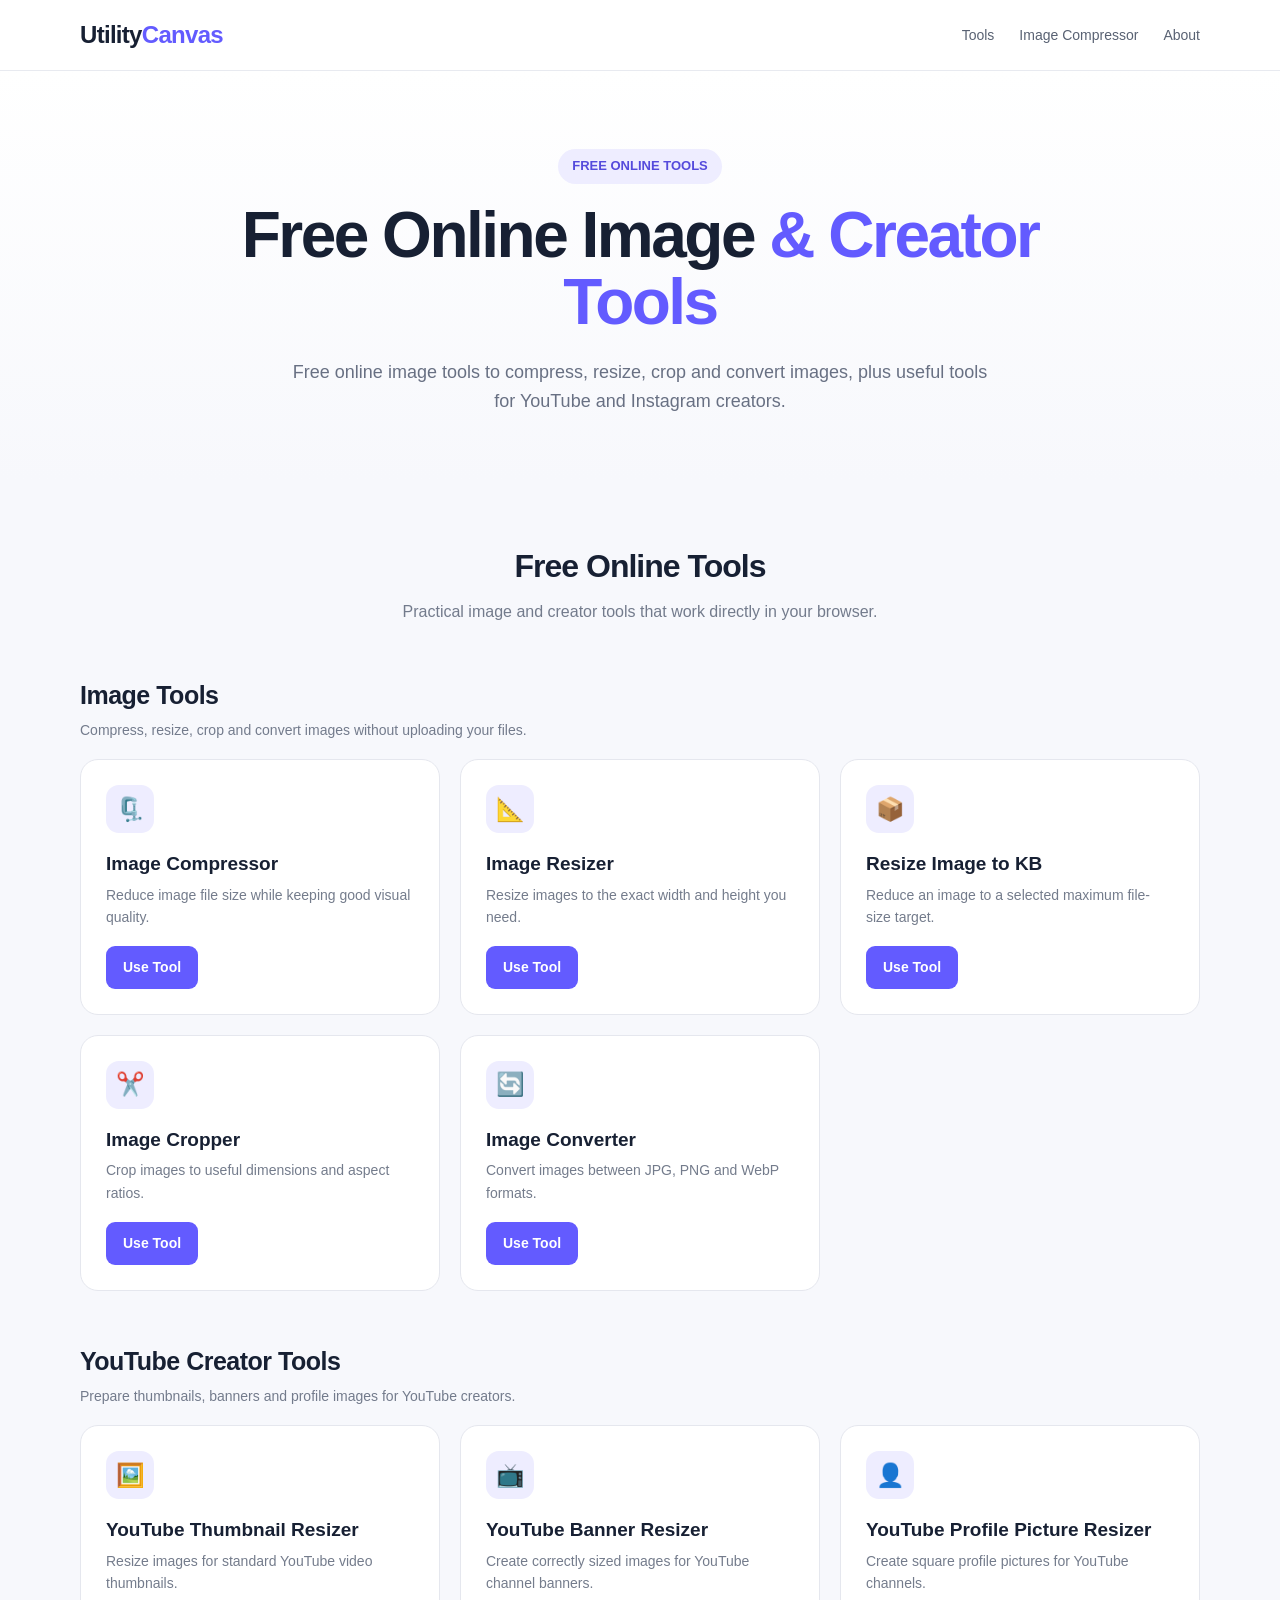
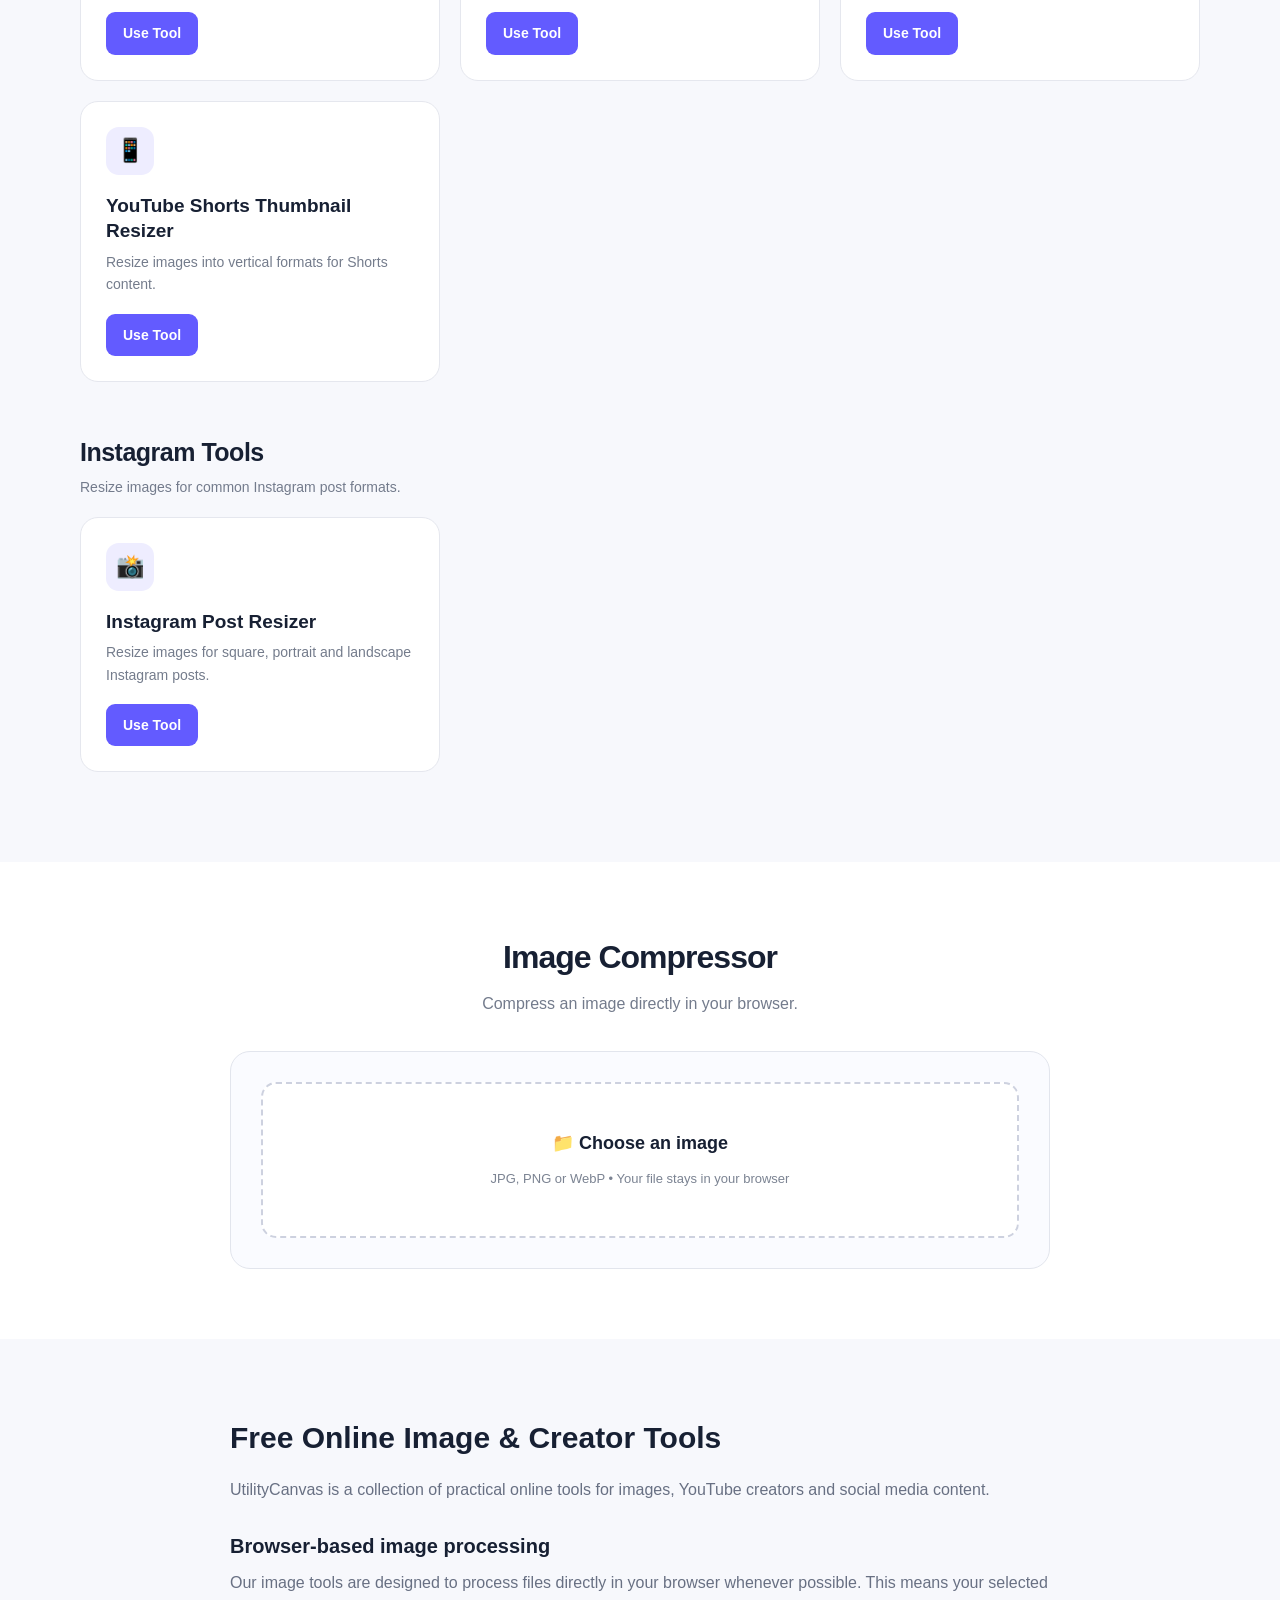
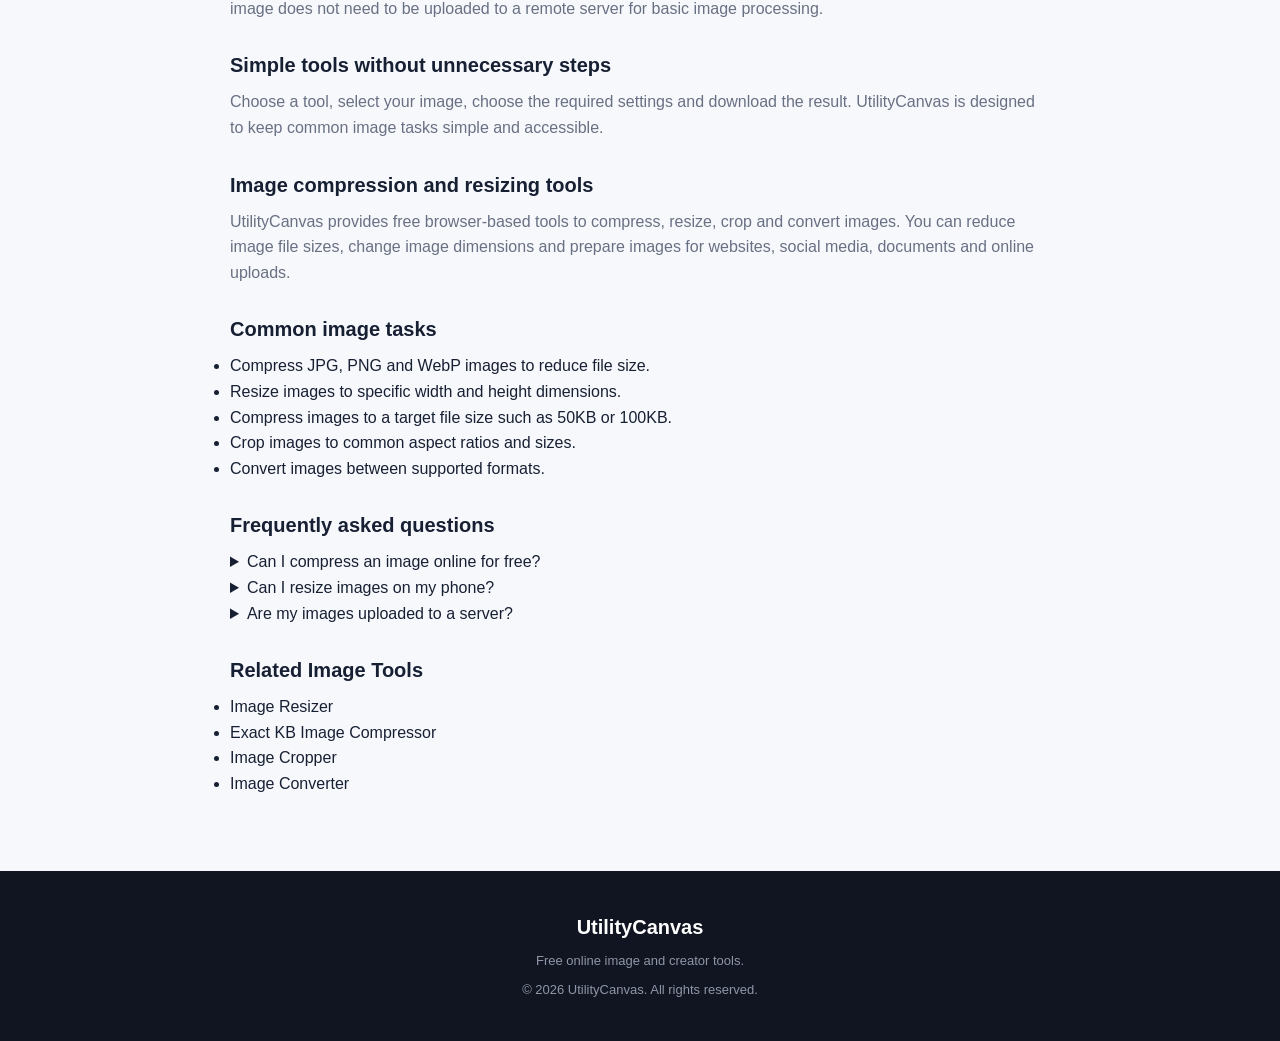
<file: index.html>
<!DOCTYPE html>
<html lang="en">
<head>
  <!-- Google tag (gtag.js) -->
<script async src="https://www.googletagmanager.com/gtag/js?id=G-YMLFS8J8DY"></script>
<script>
  window.dataLayer = window.dataLayer || [];
  function gtag(){dataLayer.push(arguments);}
  gtag('js', new Date());

  gtag('config', 'G-YMLFS8J8DY');
</script>

<meta charset="UTF-8">
<meta name="viewport" content="width=device-width, initial-scale=1.0">
  <meta name="google-site-verification" content="nBlEv-BCwmaGwV1iiac0gOqtsCcnan6N_VG_HePXGoc" />

<title>UtilityCanvas — Free Online Image & Creator Tools</title>

<meta name="description" content="Free online tools for compressing, resizing, cropping, converting, and optimizing images. Create YouTube thumbnails, banners, profile pictures, and social media images directly in your browser.">

<meta name="robots" content="index, follow">

<link rel="canonical" href="https://utilitycanvas.pages.dev/">
<link rel="icon" type="image/png" href="/utilitycanvas-favicon.png">
<meta property="og:type" content="website">
<meta property="og:title" content="UtilityCanvas — Free Online Image & Creator Tools">
<meta property="og:description" content="Free browser-based tools for images, YouTube creators, and social media content. Fast, simple, and privacy-friendly.">
<meta property="og:url" content="https://utilitycanvas.pages.dev/">
<meta property="og:site_name" content="UtilityCanvas">

<meta name="twitter:card" content="summary">
<meta name="twitter:title" content="UtilityCanvas — Free Online Image & Creator Tools">
<meta name="twitter:description" content="Free browser-based image and creator tools for compressing, resizing, cropping, converting, and creating social media images.">
<style>

*{
  box-sizing:border-box;
  margin:0;
  padding:0;
}

html{
  scroll-behavior:smooth;
}

body{
  font-family:Arial,Helvetica,sans-serif;
  background:#f7f8fc;
  color:#172033;
  line-height:1.6;
}

a{
  text-decoration:none;
  color:inherit;
}

button,
input,
select{
  font:inherit;
}

.container{
  width:min(1120px,92%);
  margin:auto;
}


/* HEADER */

header{
  background:#fff;
  border-bottom:1px solid #e8eaf0;
  position:sticky;
  top:0;
  z-index:20;
}

.nav{
  min-height:70px;
  display:flex;
  align-items:center;
  justify-content:space-between;
}

.logo{
  font-size:24px;
  font-weight:800;
  letter-spacing:-.7px;
}

.logo span{
  color:#635bff;
}

.nav-links{
  display:flex;
  gap:25px;
  font-size:14px;
  color:#596273;
}

.nav-links a:hover{
  color:#635bff;
}


/* HERO */

.hero{
  padding:78px 0 65px;
  text-align:center;
  background:linear-gradient(180deg,#fff 0%,#f7f8fc 100%);
}

.badge{
  display:inline-block;
  background:#eeedff;
  color:#554bdc;
  padding:7px 14px;
  border-radius:30px;
  font-size:13px;
  font-weight:700;
  margin-bottom:18px;
}

.hero h1{
  max-width:850px;
  margin:auto;
  font-size:clamp(38px,6vw,64px);
  line-height:1.05;
  letter-spacing:-2.5px;
}

.hero h1 span{
  color:#635bff;
}

.hero p{
  max-width:700px;
  margin:22px auto 0;
  color:#687083;
  font-size:18px;
}


/* TOOLS */

.tools{
  padding:60px 0 90px;
}

.section-title{
  text-align:center;
  margin-bottom:35px;
}

.section-title h2{
  font-size:32px;
  letter-spacing:-1px;
}

.section-title p{
  color:#737b8c;
  margin-top:7px;
}

.category{
  margin-top:50px;
}

.category:first-of-type{
  margin-top:0;
}

.category-heading{
  margin-bottom:18px;
}

.category-heading h2{
  font-size:25px;
  letter-spacing:-.5px;
}

.category-heading p{
  color:#737b8c;
  font-size:14px;
  margin-top:4px;
}

.grid{
  display:grid;
  grid-template-columns:repeat(3,1fr);
  gap:20px;
}

.card{
  background:#fff;
  border:1px solid #e5e7ee;
  border-radius:18px;
  padding:25px;
  transition:.2s;
}

.card:hover{
  transform:translateY(-3px);
  box-shadow:0 12px 30px rgba(25,30,50,.08);
}

.icon{
  width:48px;
  height:48px;
  border-radius:13px;
  background:#eeedff;
  display:flex;
  align-items:center;
  justify-content:center;
  font-size:23px;
  margin-bottom:18px;
}

.card h3{
  font-size:19px;
  margin-bottom:7px;
  line-height:1.35;
}

.card p{
  font-size:14px;
  color:#747c8c;
  margin-bottom:18px;
}

.btn{
  display:inline-block;
  background:#635bff;
  color:#fff;
  padding:10px 17px;
  border-radius:9px;
  font-size:14px;
  font-weight:700;
  border:0;
  cursor:pointer;
}

.btn:hover{
  background:#5148e8;
}


/* COMPRESSOR */

.compressor{
  padding:70px 0;
  background:#fff;
}

.tool-box{
  max-width:820px;
  margin:auto;
  border:1px solid #e2e5ed;
  border-radius:20px;
  padding:30px;
  background:#fafbff;
}

.drop{
  display:block;
  border:2px dashed #cdd1df;
  border-radius:15px;
  padding:45px 20px;
  text-align:center;
  background:#fff;
  cursor:pointer;
  transition:.2s;
}

.drop:hover,
.drop.dragover{
  border-color:#635bff;
  background:#f8f7ff;
}

.drop strong{
  display:block;
  font-size:18px;
  margin-bottom:7px;
}

.drop span{
  font-size:13px;
  color:#7b8392;
}

input[type=file]{
  display:none;
}


/* CONTROLS */

.controls{
  display:none;
  margin-top:20px;
  padding:20px;
  background:#fff;
  border:1px solid #e3e6ed;
  border-radius:15px;
}

.control-row{
  display:grid;
  grid-template-columns:1fr 1fr;
  gap:15px;
  margin-bottom:15px;
}

.control{
  display:flex;
  flex-direction:column;
  gap:7px;
}

.control label{
  font-size:13px;
  font-weight:700;
  color:#4d5668;
}

.control select,
.control input[type=number]{
  width:100%;
  border:1px solid #d9dce5;
  border-radius:9px;
  padding:10px;
  background:#fff;
  color:#172033;
  outline:none;
}

.control select:focus,
.control input:focus{
  border-color:#635bff;
}

.quality-wrap{
  margin-top:5px;
}

.quality-top{
  display:flex;
  justify-content:space-between;
  align-items:center;
  font-size:13px;
  font-weight:700;
  color:#4d5668;
}

#qualityValue{
  color:#635bff;
}

input[type=range]{
  width:100%;
  margin-top:10px;
  accent-color:#635bff;
}


/* RESULT */

.result{
  display:none;
  margin-top:20px;
  background:#fff;
  border:1px solid #e3e6ed;
  border-radius:15px;
  padding:20px;
}

.file-name{
  font-weight:700;
  word-break:break-word;
  margin-bottom:6px;
}

.file-info{
  font-size:14px;
  color:#687083;
}

.stats{
  display:grid;
  grid-template-columns:repeat(3,1fr);
  gap:10px;
  margin-top:18px;
}

.stat{
  background:#f7f8fc;
  border-radius:10px;
  padding:12px;
  text-align:center;
}

.stat strong{
  display:block;
  font-size:17px;
}

.stat span{
  font-size:11px;
  color:#737b8c;
}

.progress{
  height:8px;
  background:#e8eaf0;
  border-radius:20px;
  overflow:hidden;
  margin:18px 0;
}

.progress div{
  width:0;
  height:100%;
  background:#635bff;
  transition:.35s;
}

.actions{
  display:flex;
  gap:10px;
  flex-wrap:wrap;
}

.secondary{
  background:#eef0f6;
  color:#394255;
}

.secondary:hover{
  background:#e3e6ee;
}

.status{
  margin-top:12px;
  font-size:13px;
  color:#687083;
}


/* ABOUT */

.info{
  padding:75px 0;
}

.info-inner{
  max-width:820px;
  margin:auto;
}

.info h2{
  font-size:30px;
  margin-bottom:15px;
}

.info h3{
  font-size:20px;
  margin:28px 0 8px;
}

.info p{
  color:#687083;
  margin-bottom:15px;
}


/* FOOTER */

footer{
  background:#111522;
  color:#c9ced9;
  padding:40px 0;
  text-align:center;
}

footer strong{
  color:#fff;
  font-size:20px;
}

footer p{
  font-size:13px;
  margin-top:8px;
  color:#8e96a7;
}


/* MOBILE */

@media(max-width:900px){

  .grid{
    grid-template-columns:repeat(2,1fr);
  }

}

@media(max-width:700px){

  .nav-links{
    display:none;
  }

  .grid{
    grid-template-columns:1fr;
  }

}

@media(max-width:560px){

  .hero{
    padding:55px 0;
  }

  .hero h1{
    font-size:42px;
  }

  .hero p{
    font-size:16px;
  }

  .tool-box{
    padding:18px;
  }

  .control-row{
    grid-template-columns:1fr;
  }

  .stats{
    grid-template-columns:1fr;
  }

  .actions .btn{
    width:100%;
    text-align:center;
  }

  .category-heading h2{
    font-size:23px;
  }

}
</style>
<script type="application/ld+json">
{
  "@context": "https://schema.org",
  "@type": "Organization",
  "@id": "https://utilitycanvas.pages.dev/#organization",
  "name": "UtilityCanvas",
  "url": "https://utilitycanvas.pages.dev/",
  "description": "UtilityCanvas is a collection of practical online tools for images, YouTube creators and social media content."
}
</script>
</head>

<body>


<header>

  <div class="container nav">

    <a class="logo" href="index.html">
      Utility<span>Canvas</span>
    </a>

    <nav class="nav-links">

      <a href="tools.html">
        Tools
      </a>

      <a href="#compressor">
        Image Compressor
      </a>

      <a href="#about">
        About
      </a>

    </nav>

  </div>

</header>


<!-- HERO -->

<section class="hero">

  <div class="container">

    <div class="badge">
      FREE ONLINE TOOLS
    </div>

    <h1>
  Free Online Image
  <span>& Creator Tools</span>
</h1>

    <p>
  Free online image tools to compress, resize, crop and convert images,
  plus useful tools for YouTube and Instagram creators.
</p>
  </div>

</section>


<!-- TOOLS -->

<section class="tools" id="tools">

  <div class="container">

    <div class="section-title">

      <h2>
        Free Online Tools
      </h2>

      <p>
        Practical image and creator tools that work directly in your browser.
      </p>

    </div>


    <!-- IMAGE TOOLS -->

    <div class="category">

      <div class="category-heading">

        <h2>
          Image Tools
        </h2>

        <p>
          Compress, resize, crop and convert images without uploading your files.
        </p>

      </div>


      <div class="grid">


        <div class="card">

          <div class="icon">
            🗜️
          </div>

          <h3>
            Image Compressor
          </h3>

          <p>
            Reduce image file size while keeping good visual quality.
          </p>

          <a class="btn" href="#compressor">
            Use Tool
          </a>

        </div>


        <div class="card">

          <div class="icon">
            📐
          </div>

          <h3>
            Image Resizer
          </h3>

          <p>
            Resize images to the exact width and height you need.
          </p>

          <a class="btn" href="resizer.html">
            Use Tool
          </a>

        </div>


        <div class="card">

          <div class="icon">
            📦
          </div>

          <h3>
            Resize Image to KB
          </h3>

          <p>
            Reduce an image to a selected maximum file-size target.
          </p>

          <a class="btn" href="kb.html">
            Use Tool
          </a>

        </div>


        <div class="card">

          <div class="icon">
            ✂️
          </div>

          <h3>
            Image Cropper
          </h3>

          <p>
            Crop images to useful dimensions and aspect ratios.
          </p>

          <a class="btn" href="cropper.html">
            Use Tool
          </a>

        </div>


        <div class="card">

          <div class="icon">
            🔄
          </div>

          <h3>
            Image Converter
          </h3>

          <p>
            Convert images between JPG, PNG and WebP formats.
          </p>

          <a class="btn" href="converter.html">
            Use Tool
          </a>

        </div>


      </div>

    </div>


    <!-- YOUTUBE TOOLS -->

    <div class="category">

      <div class="category-heading">

        <h2>
          YouTube Creator Tools
        </h2>

        <p>
          Prepare thumbnails, banners and profile images for YouTube creators.
        </p>

      </div>


      <div class="grid">


        <div class="card">

          <div class="icon">
            🖼️
          </div>

          <h3>
            YouTube Thumbnail Resizer
          </h3>

          <p>
            Resize images for standard YouTube video thumbnails.
          </p>

          <a class="btn" href="youtube-thumbnail.html">
            Use Tool
          </a>

        </div>


        <div class="card">

          <div class="icon">
            📺
          </div>

          <h3>
            YouTube Banner Resizer
          </h3>

          <p>
            Create correctly sized images for YouTube channel banners.
          </p>

          <a class="btn" href="youtube-banner.html">
            Use Tool
          </a>

        </div>


        <div class="card">

          <div class="icon">
            👤
          </div>

          <h3>
            YouTube Profile Picture Resizer
          </h3>

          <p>
            Create square profile pictures for YouTube channels.
          </p>

          <a class="btn" href="youtube-profile-picture.html">
            Use Tool
          </a>

        </div>


        <div class="card">

          <div class="icon">
            📱
          </div>

          <h3>
            YouTube Shorts Thumbnail Resizer
          </h3>

          <p>
            Resize images into vertical formats for Shorts content.
          </p>

          <a class="btn" href="youtube-shorts-thumbnail.html">
            Use Tool
          </a>

        </div>


      </div>

    </div>


    <!-- INSTAGRAM TOOLS -->

    <div class="category">

      <div class="category-heading">

        <h2>
          Instagram Tools
        </h2>

        <p>
          Resize images for common Instagram post formats.
        </p>

      </div>


      <div class="grid">


        <div class="card">

          <div class="icon">
            📸
          </div>

          <h3>
            Instagram Post Resizer
          </h3>

          <p>
            Resize images for square, portrait and landscape Instagram posts.
          </p>

          <a class="btn" href="instagram-post-resizer.html">
            Use Tool
          </a>

        </div>


      </div>

    </div>


  </div>

</section>


<!-- HOMEPAGE COMPRESSOR -->

<section class="compressor" id="compressor">

  <div class="container">

    <div class="section-title">

      <h2>
        Image Compressor
      </h2>

      <p>
        Compress an image directly in your browser.
      </p>

    </div>


    <div class="tool-box">

      <label class="drop" id="dropZone" for="fileInput">

        <strong>
          📁 Choose an image
        </strong>

        <span>
          JPG, PNG or WebP • Your file stays in your browser
        </span>

      </label>


      <input
        id="fileInput"
        type="file"
        accept="image/jpeg,image/png,image/webp"
      >


      <div class="controls" id="controls">

        <div class="control-row">

          <div class="control">

            <label for="format">
              Output format
            </label>

            <select id="format">

              <option value="image/jpeg">
                JPG
              </option>

              <option value="image/webp">
                WebP
              </option>

              <option value="image/png">
                PNG
              </option>

            </select>

          </div>


          <div class="control">

            <label for="maxWidth">
              Maximum width
            </label>

            <input
              id="maxWidth"
              type="number"
              value="2400"
              min="100"
              max="10000"
            >

          </div>

        </div>


        <div class="quality-wrap">

          <div class="quality-top">

            <span>
              Quality
            </span>

            <span id="qualityValue">
              80%
            </span>

          </div>

          <input
            id="quality"
            type="range"
            min="10"
            max="100"
            value="80"
          >

        </div>

      </div>


      <div class="result" id="result">

        <div
          class="file-name"
          id="fileName">
        </div>

        <div
          class="file-info"
          id="fileInfo">
        </div>


        <div class="stats">

          <div class="stat">

            <strong id="originalSize">
              —
            </strong>

            <span>
              Original
            </span>

          </div>


          <div class="stat">

            <strong id="compressedSize">
              —
            </strong>

            <span>
              Compressed
            </span>

          </div>


          <div class="stat">

            <strong id="savedSize">
              —
            </strong>

            <span>
              Saved
            </span>

          </div>

        </div>


        <div class="progress">

          <div id="progressBar"></div>

        </div>


        <div class="actions">

          <button
            class="btn"
            id="compressBtn">
            Compress Image
          </button>

          <a
            class="btn"
            id="downloadBtn"
            style="display:none"
            download>
            Download
          </a>

          <button
            class="btn secondary"
            id="resetBtn">
            Reset
          </button>

        </div>


        <div
          class="status"
          id="status">
        </div>

      </div>

    </div>

  </div>

</section>


<!-- ABOUT -->

<section class="info" id="about">

  <div class="container info-inner">

    <h2>
  Free Online Image & Creator Tools
    </h2>

    <p>
      UtilityCanvas is a collection of practical online tools for images,
      YouTube creators and social media content.
    </p>

    <h3>
      Browser-based image processing
    </h3>

    <p>
      Our image tools are designed to process files directly in your browser
      whenever possible. This means your selected image does not need to be
      uploaded to a remote server for basic image processing.
    </p>

    <h3>
      Simple tools without unnecessary steps
    </h3>

    <p>
      Choose a tool, select your image, choose the required settings and
      download the result. UtilityCanvas is designed to keep common image
      tasks simple and accessible.
    </p>

    <h3>
  Image compression and resizing tools
</h3>
<p>
  UtilityCanvas provides free browser-based tools to compress, resize, crop and convert images. You can reduce image file sizes, change image dimensions and prepare images for websites, social media, documents and online uploads.
</p>

<h3>
  Common image tasks
</h3>
<ul>
  <li>Compress JPG, PNG and WebP images to reduce file size.</li>
  <li>Resize images to specific width and height dimensions.</li>
  <li>Compress images to a target file size such as 50KB or 100KB.</li>
  <li>Crop images to common aspect ratios and sizes.</li>
  <li>Convert images between supported formats.</li>
</ul>
    <h3>
  Frequently asked questions
</h3>
<details>
  <summary>Can I compress an image online for free?</summary>
  <p>
    Yes. UtilityCanvas lets you compress JPG, PNG and WebP images directly in your browser for free.
  </p>
</details>
<details>
  <summary>Can I resize images on my phone?</summary>
  <p>
    Yes. UtilityCanvas image tools work in modern mobile browsers as well as on tablets and desktop devices.
  </p>
</details>
<details>
  <summary>Are my images uploaded to a server?</summary>
  <p>
    No. Image processing happens directly in your browser, so your image does not need to be uploaded to a server.
  </p>
</details>

<h3>
  Related Image Tools
</h3>
<ul>
  <li><a href="resizer.html">Image Resizer</a></li>
  <li><a href="kb.html">Exact KB Image Compressor</a></li>
  <li><a href="cropper.html">Image Cropper</a></li>
  <li><a href="converter.html">Image Converter</a></li>
</ul>
  </div>

</section>


<!-- FOOTER -->

<footer>

  <div class="container">

    <strong>
      UtilityCanvas
    </strong>

    <p>
      Free online image and creator tools.
    </p>

    <p>
      © 2026 UtilityCanvas. All rights reserved.
    </p>

  </div>

</footer>


<script>

const fileInput =
  document.getElementById("fileInput");

const dropZone =
  document.getElementById("dropZone");

const controls =
  document.getElementById("controls");

const result =
  document.getElementById("result");

const fileName =
  document.getElementById("fileName");

const fileInfo =
  document.getElementById("fileInfo");

const compressBtn =
  document.getElementById("compressBtn");

const downloadBtn =
  document.getElementById("downloadBtn");

const resetBtn =
  document.getElementById("resetBtn");

const progressBar =
  document.getElementById("progressBar");

const originalSize =
  document.getElementById("originalSize");

const compressedSize =
  document.getElementById("compressedSize");

const savedSize =
  document.getElementById("savedSize");

const status =
  document.getElementById("status");

const quality =
  document.getElementById("quality");

const qualityValue =
  document.getElementById("qualityValue");

const format =
  document.getElementById("format");

const maxWidth =
  document.getElementById("maxWidth");


let selectedFile = null;
let downloadUrl = null;


/* QUALITY */

quality.addEventListener("input", function(){

  qualityValue.textContent =
    this.value + "%";

});


/* FILE SELECT */

fileInput.addEventListener("change", function(){

  if(this.files && this.files[0]){

    loadFile(this.files[0]);

  }

});


/* DRAG AND DROP */

dropZone.addEventListener("dragover", function(e){

  e.preventDefault();

  dropZone.classList.add("dragover");

});


dropZone.addEventListener("dragleave", function(){

  dropZone.classList.remove("dragover");

});


dropZone.addEventListener("drop", function(e){

  e.preventDefault();

  dropZone.classList.remove("dragover");

  const file =
    e.dataTransfer.files[0];

  if(
    file &&
    file.type.startsWith("image/")
  ){

    loadFile(file);

  }

});


/* LOAD FILE */

function loadFile(file){

  selectedFile = file;

  fileName.textContent =
    file.name;

  fileInfo.textContent =
    "Ready to compress • " +
    formatBytes(file.size);

  originalSize.textContent =
    formatBytes(file.size);

  compressedSize.textContent =
    "—";

  savedSize.textContent =
    "—";

  progressBar.style.width =
    "0%";

  status.textContent =
    "Choose your settings and compress the image.";

  controls.style.display =
    "block";

  result.style.display =
    "block";

  downloadBtn.style.display =
    "none";

}


/* COMPRESS */

compressBtn.addEventListener("click", function(){

  if(!selectedFile){

    return;

  }

  compressBtn.disabled =
    true;

  compressBtn.textContent =
    "Compressing...";

  status.textContent =
    "Processing image in your browser...";

  progressBar.style.width =
    "20%";


  const reader =
    new FileReader();


  reader.onload = function(e){

    progressBar.style.width =
      "40%";


    const img =
      new Image();


    img.onload = function(){

      let width =
        img.naturalWidth;

      let height =
        img.naturalHeight;


      const maximum =
        Math.max(
          100,
          parseInt(maxWidth.value) || 2400
        );


      if(width > maximum){

        height =
          Math.round(
            height * maximum / width
          );

        width =
          maximum;

      }


      const canvas =
        document.createElement("canvas");

      canvas.width =
        width;

      canvas.height =
        height;


      const ctx =
        canvas.getContext("2d");


      if(format.value === "image/jpeg"){

        ctx.fillStyle =
          "#ffffff";

        ctx.fillRect(
          0,
          0,
          width,
          height
        );

      }


      ctx.drawImage(
        img,
        0,
        0,
        width,
        height
      );


      progressBar.style.width =
        "70%";


      const qualityNumber =
        parseInt(quality.value) / 100;


      canvas.toBlob(

        function(blob){

          if(!blob){

            showError(
              "This image could not be compressed."
            );

            return;

          }


          if(downloadUrl){

            URL.revokeObjectURL(
              downloadUrl
            );

          }


          downloadUrl =
            URL.createObjectURL(blob);


          const extension =
            getExtension(format.value);


          const baseName =
            selectedFile.name
              .replace(/\.[^/.]+$/, "");


          downloadBtn.href =
            downloadUrl;


          downloadBtn.download =
            "utilitycanvas-" +
            baseName +
            "." +
            extension;


          downloadBtn.style.display =
            "inline-block";


          const original =
            selectedFile.size;

          const compressed =
            blob.size;


          let saved =
            ((original - compressed) /
            original) * 100;


          if(saved < 0){

            saved = 0;

          }


          originalSize.textContent =
            formatBytes(original);

          compressedSize.textContent =
            formatBytes(compressed);

          savedSize.textContent =
            saved.toFixed(1) + "%";


          progressBar.style.width =
            "100%";


          fileInfo.textContent =
            width +
            " × " +
            height +
            " px • " +
            extension.toUpperCase();


          status.textContent =
            "Compression complete. Your image was processed locally in your browser.";


          compressBtn.disabled =
            false;

          compressBtn.textContent =
            "Compress Again";

        },

        format.value,

        qualityNumber

      );

    };


    img.onerror = function(){

      showError(
        "Unable to read this image."
      );

    };


    img.src =
      e.target.result;

  };


  reader.onerror = function(){

    showError(
      "Unable to read the selected file."
    );

  };


  reader.readAsDataURL(
    selectedFile
  );

});


/* RESET */

resetBtn.addEventListener("click", function(){

  selectedFile = null;

  fileInput.value =
    "";

  controls.style.display =
    "none";

  result.style.display =
    "none";

  progressBar.style.width =
    "0%";

  downloadBtn.style.display =
    "none";

  if(downloadUrl){

    URL.revokeObjectURL(
      downloadUrl
    );

    downloadUrl = null;

  }

});


/* HELPERS */

function getExtension(type){

  if(type === "image/webp"){
    return "webp";
  }

  if(type === "image/png"){
    return "png";
  }

  return "jpg";

}


function formatBytes(bytes){

  if(bytes === 0){
    return "0 Bytes";
  }

  const units = [
    "Bytes",
    "KB",
    "MB",
    "GB"
  ];

  const i =
    Math.floor(
      Math.log(bytes) /
      Math.log(1024)
    );

  return (
    parseFloat(
      (
        bytes /
        Math.pow(1024,i)
      ).toFixed(2)
    ) +
    " " +
    units[i]
  );

}


function showError(message){

  progressBar.style.width =
    "0%";

  status.textContent =
    message;

  compressBtn.disabled =
    false;

  compressBtn.textContent =
    "Compress Image";

}

</script>

</body>
</html>
</file>
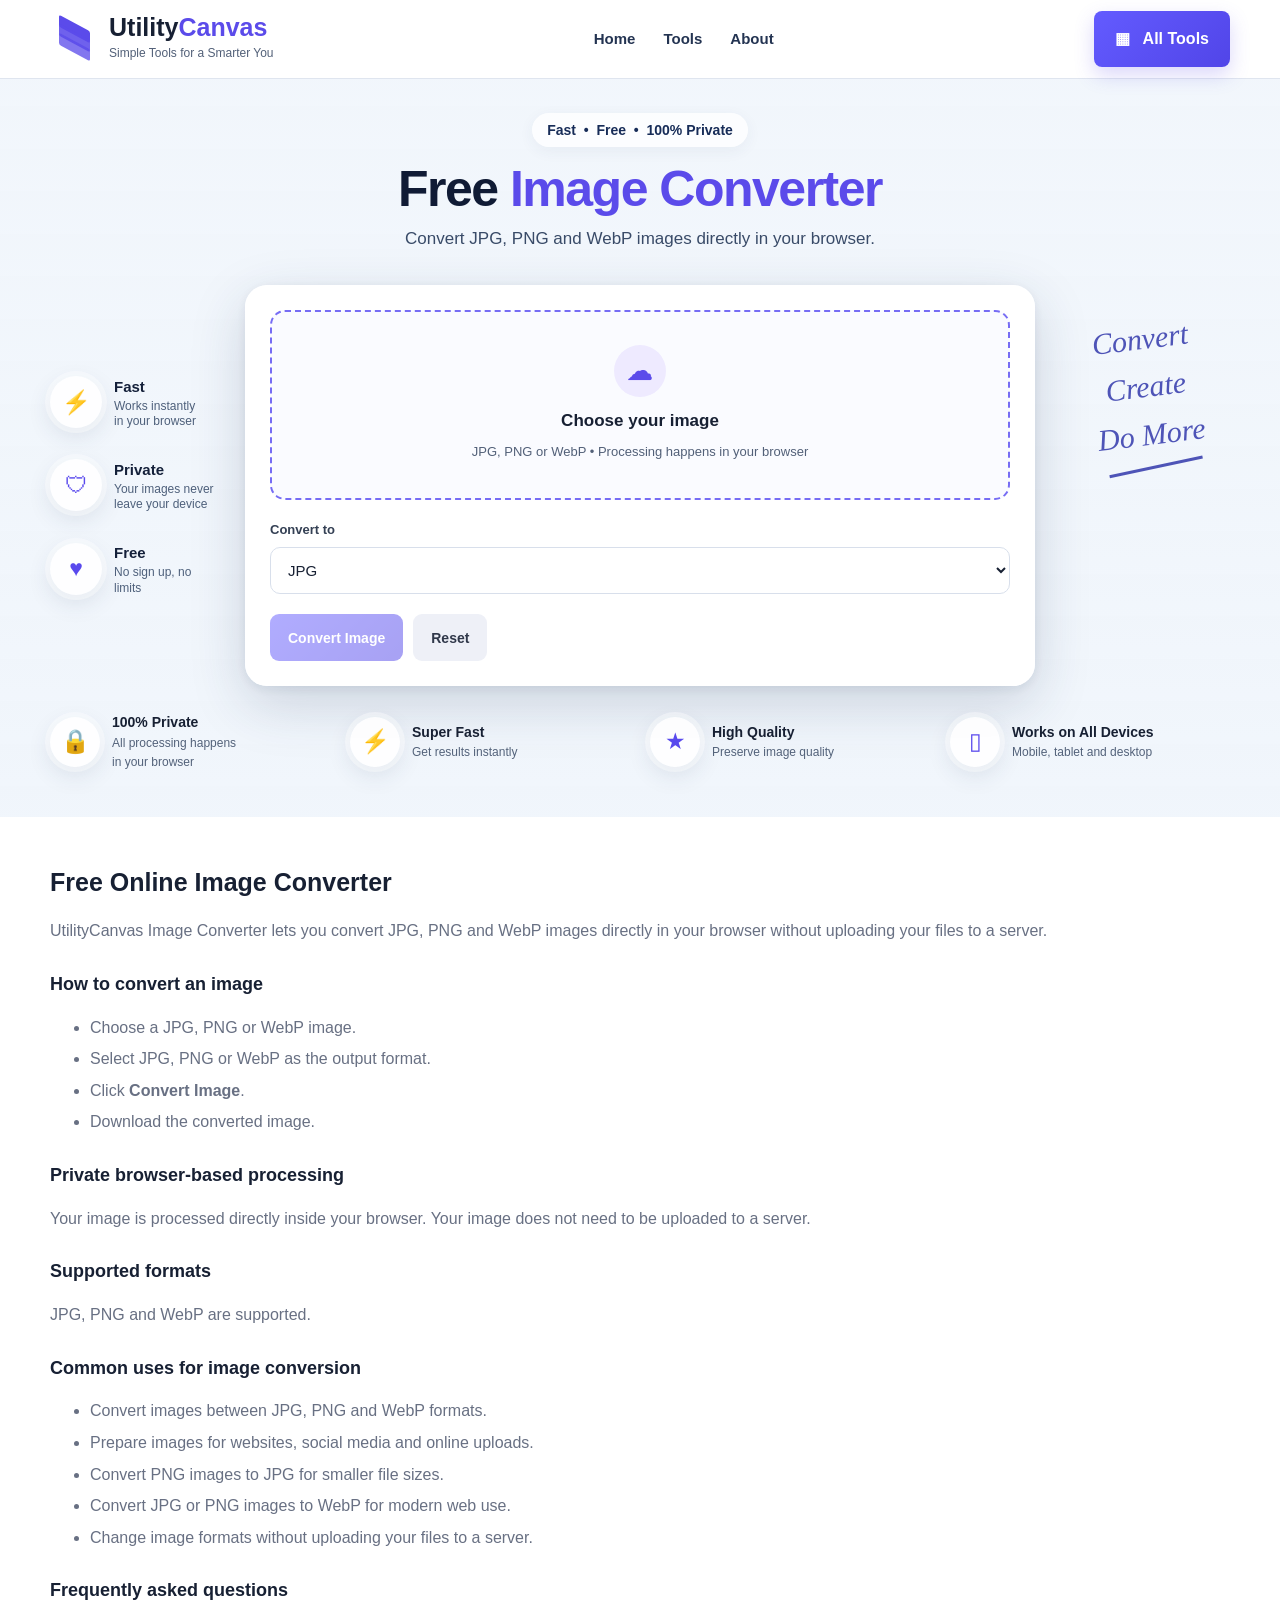
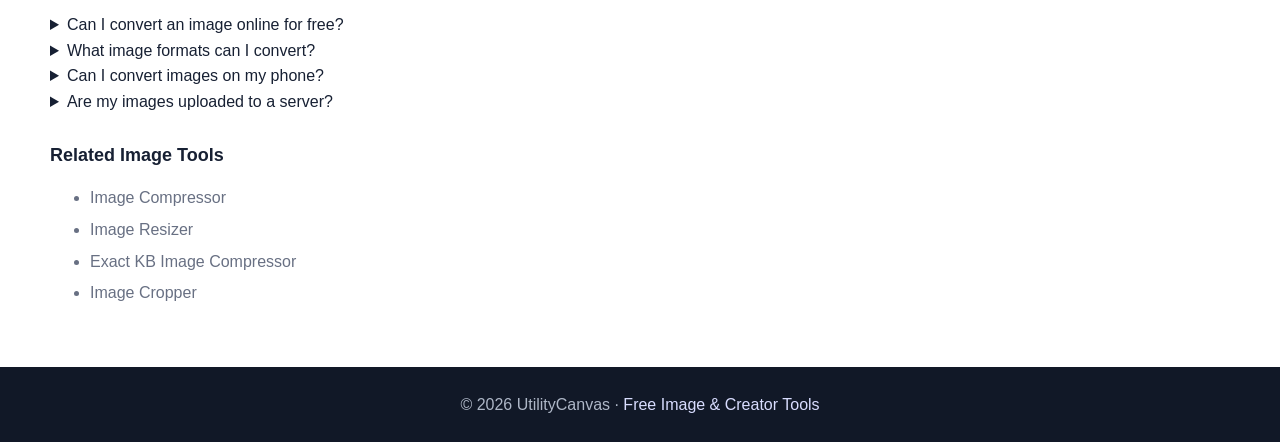
<file: converter.html>
<!DOCTYPE html>
<html lang="en">
<head>
<meta charset="UTF-8">
<meta name="viewport" content="width=device-width, initial-scale=1.0">

<title>Free Image Converter — Convert JPG, PNG & WebP | UtilityCanvas</title>
<meta name="description" content="Convert JPG, PNG and WebP images online for free. Convert images directly in your browser with fast, private processing.">
<meta name="robots" content="index, follow">
<link rel="canonical" href="https://utilitycanvas.pages.dev/converter.html">

<style>
*{box-sizing:border-box}
html{scroll-behavior:smooth}
body{
  margin:0;
  font-family:Arial,Helvetica,sans-serif;
  color:#172033;
  line-height:1.6;
  background:#fff;
  min-height:100vh;
display:flex;
flex-direction:column;
}
body::before{
  content:"";
  position:fixed;
  inset:0;
  z-index:-1;
  height:850px;
  background:
    linear-gradient(rgba(238,244,251,.78),rgba(238,244,251,.86)),
    url("https://images.unsplash.com/photo-1501785888041-af3ef285b470?auto=format&fit=crop&w=2400&q=85")
    center/cover no-repeat;
}
a{color:inherit;text-decoration:none}
.container{width:min(1180px,calc(100% - 32px));margin:auto}

header{
  background:rgba(255,255,255,.94);
  backdrop-filter:blur(14px);
  -webkit-backdrop-filter:blur(14px);
  border-bottom:1px solid rgba(220,227,238,.9);
  position:sticky;
  top:0;
  z-index:100;
}
.nav{
  min-height:78px;
  display:flex;
  align-items:center;
  justify-content:space-between;
  gap:25px;
}
.brand{display:flex;align-items:center;gap:11px}
.brand-icon{
  width:48px;height:48px;position:relative;
  display:flex;align-items:center;justify-content:center
}
.brand-icon span{
  position:absolute;width:31px;height:12px;
  background:#5b4bea;transform:skewY(28deg);border-radius:2px
}
.brand-icon span:nth-child(1){top:8px}
.brand-icon span:nth-child(2){top:17px;opacity:.88}
.brand-icon span:nth-child(3){top:26px;opacity:.76}
.brand-text strong{
  display:block;font-size:25px;line-height:1;color:#172033
}
.brand-text strong span{color:#5b4bea}
.brand-text small{
  display:block;margin-top:4px;color:#526078;font-size:12px
}
.nav-links{
  display:flex;align-items:center;gap:28px;
  font-size:15px;font-weight:600
}
.nav-links a{color:#243452}
.nav-links a:hover{color:#5b4bea}
.all-tools{
  display:inline-flex;align-items:center;gap:9px;
  padding:15px 21px;border-radius:8px;
  background:linear-gradient(135deg,#635bff,#5145e8);
  color:#fff!important;font-weight:700;
  box-shadow:0 8px 20px rgba(89,72,230,.22)
}

.hero{padding:34px 0 12px;text-align:center}
.badge{
  display:inline-block;padding:6px 15px;border-radius:20px;
  background:rgba(255,255,255,.78);color:#172c58;
  font-size:14px;font-weight:700;
  box-shadow:0 4px 15px rgba(50,70,100,.06)
}
.hero h1{
  margin:15px 0 8px;font-size:50px;line-height:1.1;
  letter-spacing:-1.5px;color:#101b35
}
.hero h1 span{color:#5b4bea}
.hero p{
  max-width:700px;margin:0 auto;color:#394b68;font-size:17px
}

.main-layout{
  display:grid;
  grid-template-columns:170px minmax(0,1fr) 170px;
  gap:25px;
  align-items:center;
  margin-top:20px
}
.side-features{display:flex;flex-direction:column;gap:28px}
.feature{display:flex;align-items:center;gap:12px}
.feature-icon{
  flex:0 0 52px;width:52px;height:52px;border-radius:50%;
  display:flex;align-items:center;justify-content:center;
  background:rgba(255,255,255,.88);color:#5949ed;font-size:23px;
  box-shadow:0 0 0 5px rgba(255,255,255,.38),0 8px 25px rgba(45,55,90,.12)
}
.feature strong{display:block;font-size:15px;color:#14203a}
.feature small{display:block;font-size:12px;line-height:1.3;color:#4e607b}

.side-note{
  align-self:start;padding-top:30px;color:#4e54b7;
  font-size:30px;font-style:italic;font-family:cursive;
  transform:rotate(-7deg);text-align:center
}
.side-note::after{
  content:"";display:block;width:95px;height:3px;
  margin:7px auto;background:#4e54b7;transform:rotate(-5deg)
}

.tool-box{
  background:rgba(255,255,255,.96);
  border:1px solid rgba(255,255,255,.9);
  border-radius:22px;
  padding:24px;
  box-shadow:0 18px 55px rgba(31,53,90,.18),0 3px 12px rgba(31,53,90,.08)
}

.drop{
  position:relative;
  min-height:190px;
  border:2px dashed #766cf4;
  border-radius:15px;
  background:rgba(250,251,255,.94);
  display:flex;
  align-items:center;
  justify-content:center;
  text-align:center;
  cursor:pointer;
  overflow:hidden
}
.drop:hover,.drop.dragover{background:#f7f5ff;border-color:#5145e8}
.drop-content{pointer-events:none}
.upload-icon{
  width:52px;height:52px;margin:0 auto 10px;border-radius:50%;
  background:#eeeaff;color:#5b4bea;display:flex;
  align-items:center;justify-content:center;font-size:25px;font-weight:bold
}
.drop strong{display:block;font-size:17px;margin-bottom:4px}
.drop small{color:#526078;font-size:13px}
.drop input{
  position:absolute;inset:0;width:100%;height:100%;
  opacity:0;cursor:pointer
}

.preview-wrap{
  display:none;margin-top:20px;padding:15px;border-radius:14px;
  background:#f8faff;border:1px solid #e4e9f2;overflow:hidden
}
.preview-wrap.show{display:block}
.preview-title{font-size:13px;font-weight:700;margin-bottom:10px}
.preview-image-wrap{
  width:100%;overflow:hidden;border-radius:10px;
  background:#222;text-align:center
}
#previewImage{
  display:block;max-width:100%;max-height:430px;
  margin:auto
}

.field{margin-top:20px}
.field label{
  display:block;font-size:13px;font-weight:700;
  color:#344054;margin-bottom:7px
}
.field select{
  width:100%;height:47px;padding:0 13px;
  border:1px solid #d8dfeb;border-radius:10px;
  background:#fff;color:#172033;font-size:15px;outline:none
}
.field select:focus{
  border-color:#635bff;
  box-shadow:0 0 0 3px rgba(99,91,255,.10)
}

.actions{display:flex;gap:10px;margin-top:20px}
button{
  border:0;border-radius:9px;min-height:47px;padding:12px 18px;
  background:linear-gradient(135deg,#635bff,#5145e8);
  color:#fff;font-weight:700;font-size:14px;cursor:pointer
}
button:hover{transform:translateY(-1px)}
button.secondary{background:#eef0f7;color:#30384a}
button:disabled{opacity:.5;cursor:not-allowed;transform:none}

.result{
  display:none;margin-top:18px;padding:15px;border-radius:13px;
  background:#f0faf5;border:1px solid #ccebd9
}
.result.show{display:block}
.result h2{margin:0 0 11px;font-size:16px;color:#167447}
.stats{
  display:grid;grid-template-columns:repeat(3,1fr);
  gap:10px;margin-bottom:12px
}
.stat{
  background:#fff;border:1px solid #e0eee6;
  border-radius:9px;padding:10px;text-align:center
}
.stat strong{display:block;font-size:13px}
.stat small{display:block;color:#718078;font-size:11px}
.download{
  display:block;width:100%;padding:12px;text-align:center;
  border-radius:9px;background:#168a52;color:#fff;
  font-weight:700;border:0;cursor:pointer
}

.bottom-features{
  display:grid;grid-template-columns:repeat(4,1fr);
  gap:20px;margin:25px 0 45px
}
.bottom-feature{display:flex;align-items:center;gap:12px}
.bottom-feature .feature-icon{flex:0 0 50px;width:50px;height:50px}
.bottom-feature strong{display:block;color:#172033;font-size:14px}
.bottom-feature small{display:block;color:#53627a;font-size:12px}

.info-section{
  background:#fff;padding:45px 0;position:relative;z-index:5
}
.info-section h2{font-size:25px;margin:0 0 14px}
.info-section h3{font-size:18px;margin:26px 0 7px}
.info-section p,.info-section li{color:#687083}
.info-section li{margin-bottom:6px}

footer{
  position:relative;z-index:5;
  background:#111827;color:#aeb7c7;
  text-align:center;padding:25px 16px;font-size:13px
  margin-top:auto;
}
footer a{color:#d9ddff}

@media(max-width:1100px){
  .side-note{display:none!important}
  .main-layout{grid-template-columns:1fr}
  .side-features{display:none}
  .tool-box{max-width:760px;margin:20px auto 0}
  .bottom-features{grid-template-columns:repeat(2,1fr)}
}

@media(max-width:700px){
  .container{width:min(100% - 24px,1180px)}
  .nav{min-height:62px}
  .brand-icon{width:39px;height:39px}
  .brand-text strong{font-size:19px}
  .brand-text small{display:none}
  .nav-links{gap:12px;font-size:11px}
  .all-tools{display:none}
  .hero{padding:28px 0 10px}
  .hero h1{font-size:34px;letter-spacing:-.8px}
  .hero p{font-size:14px}
  .tool-box{padding:15px;border-radius:17px}
  .drop{min-height:165px}
  .stats{grid-template-columns:1fr}
  .bottom-features{grid-template-columns:1fr 1fr;gap:15px}
}

@media(max-width:430px){
  .nav-links a:nth-child(3){display:none}
  .nav-links{gap:9px}
  .hero h1{font-size:29px}
  .badge{font-size:12px}
  .tool-box{padding:12px}
  .bottom-features{grid-template-columns:1fr}
}
</style>
</head>

<body>

<header>
<div class="container nav">

<a class="brand" href="index.html">
<div class="brand-icon" aria-hidden="true">
<span></span><span></span><span></span>
</div>
<div class="brand-text">
<strong>Utility<span>Canvas</span></strong>
<small>Simple Tools for a Smarter You</small>
</div>
</a>

<nav class="nav-links">
<a href="index.html">Home</a>
 <a href="tools.html">Tools</a>
<a href="#about">About</a>
</nav>

<a class="all-tools" href="index.html#tools">▦ &nbsp; All Tools</a>

</div>
</header>

<main>

<section>

<div class="hero">
<div class="container">

<div class="badge">Fast&nbsp; • &nbsp;Free&nbsp; • &nbsp;100% Private</div>

<h1>Free <span>Image Converter</span></h1>

<p>Convert JPG, PNG and WebP images directly in your browser.</p>

</div>
</div>

<div class="container">

<div class="main-layout">

<div class="side-features">

<div class="feature">
<div class="feature-icon">⚡</div>
<div><strong>Fast</strong><small>Works instantly<br>in your browser</small></div>
</div>

<div class="feature">
<div class="feature-icon">🛡</div>
<div><strong>Private</strong><small>Your images never<br>leave your device</small></div>
</div>

<div class="feature">
<div class="feature-icon">♥</div>
<div><strong>Free</strong><small>No sign up, no limits</small></div>
</div>

</div>

<div class="tool-box">

<label class="drop" id="dropZone">

<div class="drop-content">

<div class="upload-icon">☁</div>

<strong>Choose your image</strong>

<small>JPG, PNG or WebP • Processing happens in your browser</small>

</div>

<input
id="file"
type="file"
accept=".jpg,.jpeg,.png,.webp,image/jpeg,image/png,image/webp"
>

</label>

<div class="preview-wrap" id="previewBox">

<div class="preview-title">Image Preview</div>

<div class="preview-image-wrap">
<img id="previewImage" alt="Image preview">
</div>

</div>

<div class="field">

<label for="format">Convert to</label>

<select id="format">
<option value="image/jpeg">JPG</option>
<option value="image/png">PNG</option>
<option value="image/webp">WebP</option>
</select>

</div>

<div class="actions">

<button id="convert" disabled>Convert Image</button>

<button id="reset" class="secondary">Reset</button>

</div>

<div class="result" id="result">

<h2>✓ Converted Image Ready</h2>

<div class="stats">

<div class="stat">
<strong id="originalSize">—</strong>
<small>Original</small>
</div>

<div class="stat">
<strong id="newSize">—</strong>
<small>Converted</small>
</div>

<div class="stat">
<strong id="dimensions">—</strong>
<small>Dimensions</small>
</div>

</div>

<button id="download" class="download">↓ &nbsp; Download Image</button>

</div>

</div>

<div class="side-note">
Convert<br>
Create<br>
Do More
</div>

</div>

<div class="bottom-features">

<div class="bottom-feature">
<div class="feature-icon">🔒</div>
<div><strong>100% Private</strong><small>All processing happens<br>in your browser</small></div>
</div>

<div class="bottom-feature">
<div class="feature-icon">⚡</div>
<div><strong>Super Fast</strong><small>Get results instantly</small></div>
</div>

<div class="bottom-feature">
<div class="feature-icon">★</div>
<div><strong>High Quality</strong><small>Preserve image quality</small></div>
</div>

<div class="bottom-feature">
<div class="feature-icon">▯</div>
<div><strong>Works on All Devices</strong><small>Mobile, tablet and desktop</small></div>
</div>

</div>

</div>

</section>

<section class="info-section" id="about">

<div class="container">

<h2>Free Online Image Converter</h2>

<p>UtilityCanvas Image Converter lets you convert JPG, PNG and WebP images directly in your browser without uploading your files to a server.</p>

<h3>How to convert an image</h3>

<ul>
<li>Choose a JPG, PNG or WebP image.</li>
<li>Select JPG, PNG or WebP as the output format.</li>
<li>Click <strong>Convert Image</strong>.</li>
<li>Download the converted image.</li>
</ul>

<h3>Private browser-based processing</h3>

<p>Your image is processed directly inside your browser. Your image does not need to be uploaded to a server.</p>

<h3>Supported formats</h3>

<p>JPG, PNG and WebP are supported.</p>

  <h3>
  Common uses for image conversion
</h3>
<ul>
  <li>Convert images between JPG, PNG and WebP formats.</li>
  <li>Prepare images for websites, social media and online uploads.</li>
  <li>Convert PNG images to JPG for smaller file sizes.</li>
  <li>Convert JPG or PNG images to WebP for modern web use.</li>
  <li>Change image formats without uploading your files to a server.</li>
</ul>

<h3>
  Frequently asked questions
</h3>
<details>
  <summary>Can I convert an image online for free?</summary>
  <p>
    Yes. UtilityCanvas lets you convert JPG, PNG and WebP images directly in your browser for free.
  </p>
</details>
<details>
  <summary>What image formats can I convert?</summary>
  <p>
    The Image Converter supports JPG, PNG and WebP formats.
  </p>
</details>
<details>
  <summary>Can I convert images on my phone?</summary>
  <p>
    Yes. The Image Converter works in modern mobile browsers as well as on tablets and desktop devices.
  </p>
</details>
<details>
  <summary>Are my images uploaded to a server?</summary>
  <p>
    No. Image processing happens directly in your browser, so your image does not need to be uploaded to a server.
  </p>
</details>

<h3>
  Related Image Tools
</h3>
<ul>
  <li><a href="index.html#compressor">Image Compressor</a></li>
  <li><a href="resizer.html">Image Resizer</a></li>
  <li><a href="kb.html">Exact KB Image Compressor</a></li>
  <li><a href="cropper.html">Image Cropper</a></li>
</ul>
</div>

</section>

</main>

<footer>
© 2026 UtilityCanvas · <a href="index.html">Free Image & Creator Tools</a>
</footer>

<script>
const fileInput=document.getElementById("file");
const dropZone=document.getElementById("dropZone");
const previewBox=document.getElementById("previewBox");
const previewImage=document.getElementById("previewImage");
const format=document.getElementById("format");
const convertBtn=document.getElementById("convert");
const resetBtn=document.getElementById("reset");
const result=document.getElementById("result");
const downloadBtn=document.getElementById("download");

let image=null;
let originalFile=null;
let convertedBlob=null;

fileInput.addEventListener("change",function(){
const file=this.files&&this.files[0];
if(!file)return;

if(!["image/jpeg","image/png","image/webp"].includes(file.type)){
alert("Please choose a JPG, PNG or WebP image.");
fileInput.value="";
return;
}

originalFile=file;

const reader=new FileReader();

reader.onload=function(event){
const img=new Image();

img.onload=function(){
image=img;
previewImage.src=event.target.result;
previewBox.classList.add("show");
convertBtn.disabled=false;
result.classList.remove("show");
};

img.onerror=function(){
alert("This image could not be loaded.");
};

img.src=event.target.result;
};

reader.onerror=function(){
alert("Unable to read this image.");
};

reader.readAsDataURL(file);
});

dropZone.addEventListener("dragover",function(e){
e.preventDefault();
dropZone.classList.add("dragover");
});

dropZone.addEventListener("dragleave",function(){
dropZone.classList.remove("dragover");
});

dropZone.addEventListener("drop",function(e){
e.preventDefault();
dropZone.classList.remove("dragover");

if(e.dataTransfer.files&&e.dataTransfer.files[0]){
fileInput.files=e.dataTransfer.files;
fileInput.dispatchEvent(new Event("change"));
}
});

convertBtn.addEventListener("click",function(){

if(!image)return;

const canvas=document.createElement("canvas");

canvas.width=image.naturalWidth;
canvas.height=image.naturalHeight;

const ctx=canvas.getContext("2d");

if(format.value==="image/jpeg"){
ctx.fillStyle="#ffffff";
ctx.fillRect(0,0,canvas.width,canvas.height);
}

ctx.drawImage(image,0,0);

const quality=format.value==="image/png"
?undefined
:0.92;

canvas.toBlob(function(blob){

if(!blob){
alert("Unable to convert this image.");
return;
}

convertedBlob=blob;

document.getElementById("originalSize").textContent=
formatBytes(originalFile.size);

document.getElementById("newSize").textContent=
formatBytes(blob.size);

document.getElementById("dimensions").textContent=
image.naturalWidth+" × "+image.naturalHeight+" px";

result.classList.add("show");

},format.value,quality);

});

downloadBtn.addEventListener("click",function(){

if(!convertedBlob)return;

let extension="jpg";

if(format.value==="image/png")extension="png";
if(format.value==="image/webp")extension="webp";

const url=URL.createObjectURL(convertedBlob);
const link=document.createElement("a");

link.href=url;
link.download="utilitycanvas-converted."+extension;

document.body.appendChild(link);
link.click();
link.remove();

setTimeout(function(){
URL.revokeObjectURL(url);
},1000);

});

resetBtn.addEventListener("click",function(){

fileInput.value="";
image=null;
originalFile=null;
convertedBlob=null;

previewImage.removeAttribute("src");
previewBox.classList.remove("show");
result.classList.remove("show");
convertBtn.disabled=true;

});

function formatBytes(bytes){

if(bytes<1024)return bytes+" B";

if(bytes<1024*1024)
return (bytes/1024).toFixed(2)+" KB";

return (bytes/1024/1024).toFixed(2)+" MB";

}
</script>

</body>
</html>
</file>
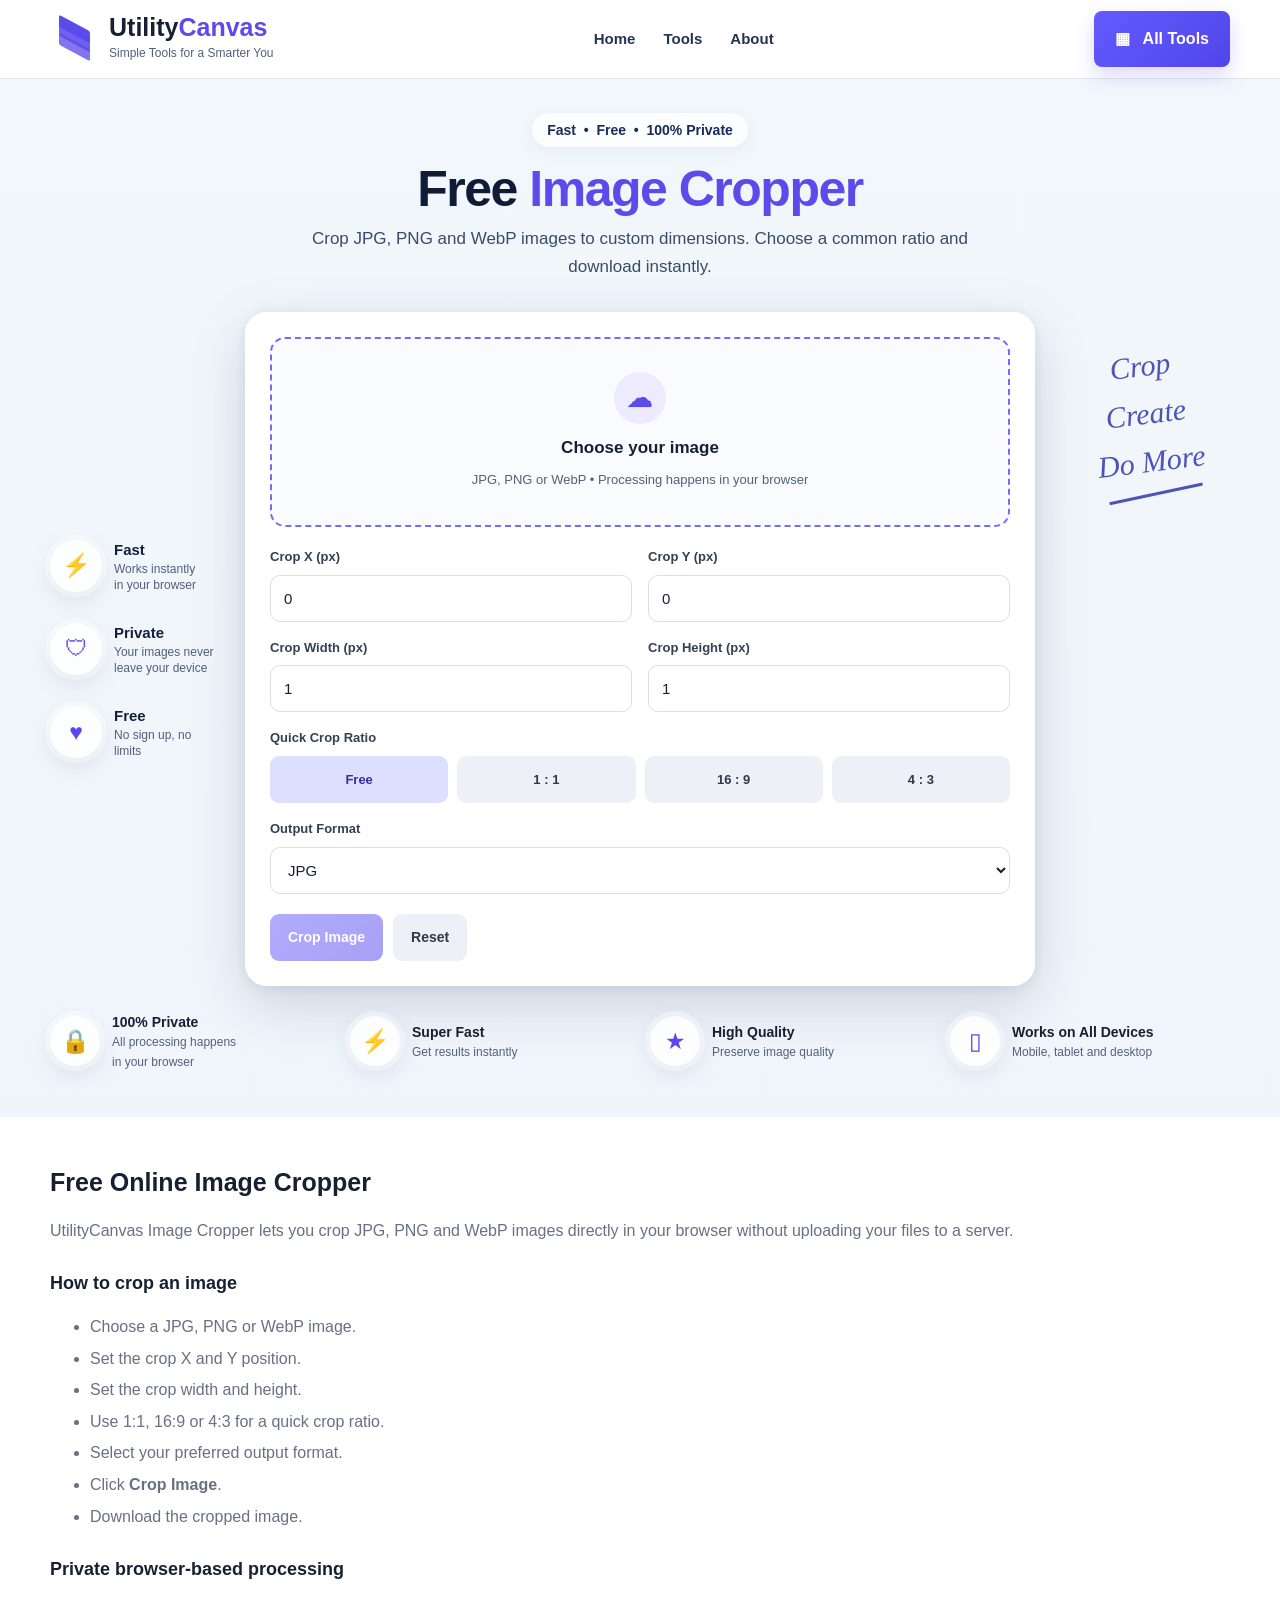
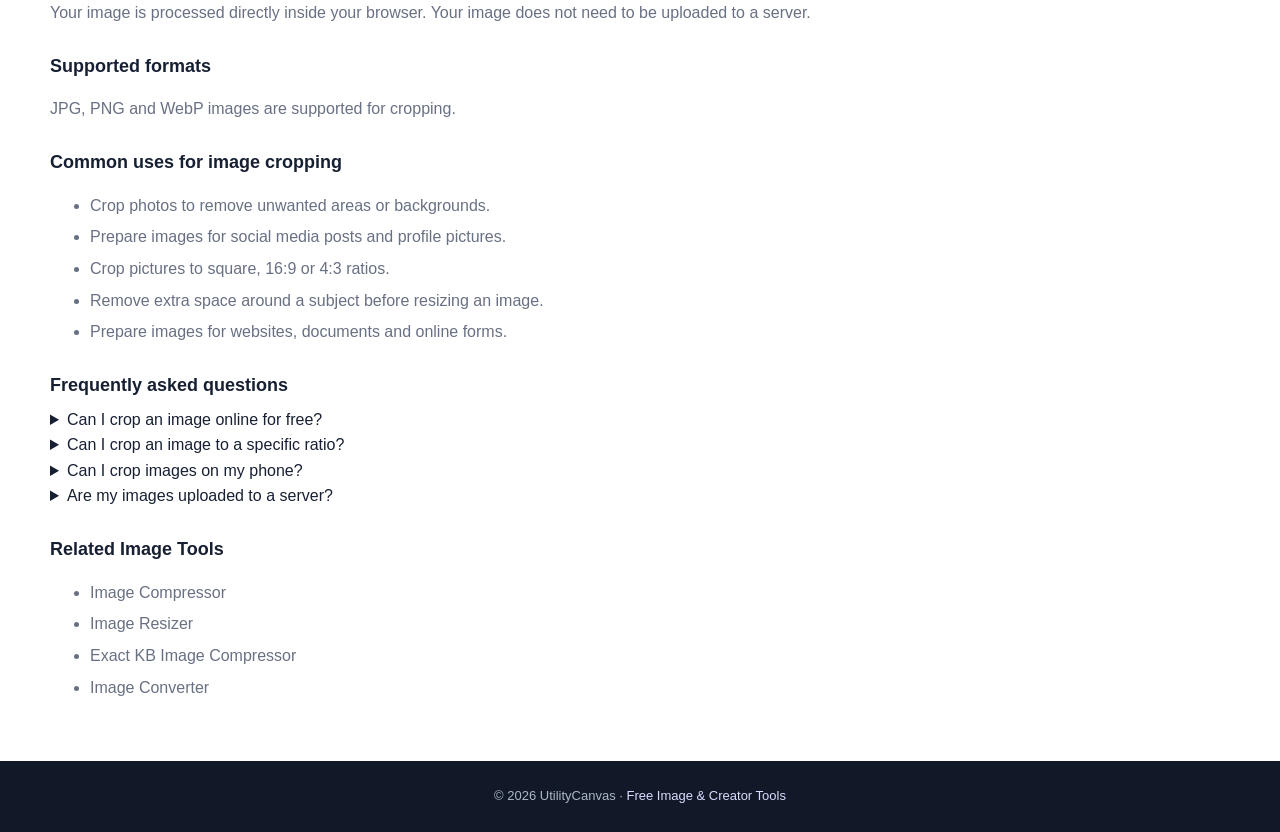
<file: cropper.html>
<!DOCTYPE html>
<html lang="en">
<head>
<meta charset="UTF-8">
<meta name="viewport" content="width=device-width, initial-scale=1.0">

<title>Free Image Cropper — Crop JPG, PNG & WebP | UtilityCanvas</title>
<meta name="description" content="Crop JPG, PNG and WebP images online for free. Use custom dimensions or common crop ratios directly in your browser.">
<meta name="robots" content="index, follow">
<link rel="canonical" href="https://utilitycanvas.pages.dev/cropper.html">
<link rel="preload" as="image" href="https://images.unsplash.com/photo-1501785888041-af3ef285b470?auto=format&fit=crop&w=2400&q=85" fetchpriority="high">
<style>
*{
  box-sizing:border-box;
}

html{
  scroll-behavior:smooth;
}

body{
  margin:0;
  font-family:Arial,Helvetica,sans-serif;
  color:#172033;
  line-height:1.6;
  background:#fff;
  min-height:100vh;
display:flex;
flex-direction:column;
}

a{
  color:inherit;
  text-decoration:none;
}

.container{
  width:min(1180px,calc(100% - 32px));
  margin:auto;
}

/* HEADER */
header{
  background:rgba(255,255,255,.94);
  backdrop-filter:blur(14px);
  -webkit-backdrop-filter:blur(14px);
  border-bottom:1px solid rgba(220,227,238,.9);
  position:sticky;
  top:0;
  z-index:100;
}

.nav{
  min-height:78px;
  display:flex;
  align-items:center;
  justify-content:space-between;
  gap:25px;
}

.brand{
  display:flex;
  align-items:center;
  gap:11px;
}

.brand-icon{
  width:48px;
  height:48px;
  position:relative;
  display:flex;
  align-items:center;
  justify-content:center;
}

.brand-icon span{
  position:absolute;
  width:31px;
  height:12px;
  background:#5b4bea;
  transform:skewY(28deg);
  border-radius:2px;
}

.brand-icon span:nth-child(1){
  top:8px;
}

.brand-icon span:nth-child(2){
  top:17px;
  opacity:.88;
}

.brand-icon span:nth-child(3){
  top:26px;
  opacity:.76;
}

.brand-text strong{
  display:block;
  font-size:25px;
  line-height:1;
  color:#172033;
}

.brand-text strong span{
  color:#5b4bea;
}

.brand-text small{
  display:block;
  margin-top:4px;
  color:#526078;
  font-size:12px;
}

.nav-links{
  display:flex;
  align-items:center;
  gap:28px;
  font-size:15px;
  font-weight:600;
}

.nav-links a{
  color:#243452;
}

.nav-links a:hover{
  color:#5b4bea;
}

.all-tools{
  display:inline-flex;
  align-items:center;
  gap:9px;
  padding:15px 21px;
  border-radius:8px;
  background:linear-gradient(135deg,#635bff,#5145e8);
  color:#fff !important;
  font-weight:700;
  box-shadow:0 8px 20px rgba(89,72,230,.22);
}

/* VISUAL AREA */
.visual-area{
  position:relative;
  overflow:hidden;
  background:
    linear-gradient(
      rgba(238,244,251,.78),
      rgba(238,244,251,.86)
    ),
    url("https://images.unsplash.com/photo-1501785888041-af3ef285b470?auto=format&fit=crop&w=2400&q=85")
    center/cover no-repeat;
}

/* HERO */
.hero{
  padding:34px 0 12px;
  text-align:center;
}

.badge{
  display:inline-block;
  padding:6px 15px;
  border-radius:20px;
  background:rgba(255,255,255,.78);
  color:#172c58;
  font-size:14px;
  font-weight:700;
  box-shadow:0 4px 15px rgba(50,70,100,.06);
}

.hero h1{
  margin:15px 0 8px;
  font-size:50px;
  line-height:1.1;
  letter-spacing:-1.5px;
  color:#101b35;
}

.hero h1 span{
  color:#5b4bea;
}

.hero p{
  max-width:720px;
  margin:0 auto;
  color:#394b68;
  font-size:17px;
}

/* MAIN GRID */
.main-layout{
  display:grid;
  grid-template-columns:170px minmax(0,1fr) 170px;
  gap:25px;
  align-items:center;
  margin-top:20px;
}

/* SIDE FEATURES */
.side-features{
  display:flex;
  flex-direction:column;
  gap:28px;
}

.feature{
  display:flex;
  align-items:center;
  gap:12px;
}

.feature-icon{
  flex:0 0 52px;
  width:52px;
  height:52px;
  border-radius:50%;
  display:flex;
  align-items:center;
  justify-content:center;
  background:rgba(255,255,255,.88);
  color:#5949ed;
  font-size:23px;
  box-shadow:
    0 0 0 5px rgba(255,255,255,.38),
    0 8px 25px rgba(45,55,90,.12);
}

.feature strong{
  display:block;
  font-size:15px;
  color:#14203a;
}

.feature small{
  display:block;
  font-size:12px;
  line-height:1.3;
  color:#4e607b;
}

/* DECORATION */
.side-note{
  align-self:start;
  padding-top:30px;
  color:#4e54b7;
  font-size:30px;
  font-style:italic;
  font-family:cursive;
  transform:rotate(-7deg);
  text-align:center;
}

.side-note::after{
  content:"";
  display:block;
  width:95px;
  height:3px;
  margin:7px auto;
  background:#4e54b7;
  transform:rotate(-5deg);
}

/* TOOL CARD */
.tool-box{
  background:rgba(255,255,255,.96);
  border:1px solid rgba(255,255,255,.9);
  border-radius:22px;
  padding:24px;
  box-shadow:
    0 18px 55px rgba(31,53,90,.18),
    0 3px 12px rgba(31,53,90,.08);
}

/* UPLOAD */
.drop{
  position:relative;
  min-height:190px;
  border:2px dashed #766cf4;
  border-radius:15px;
  background:rgba(250,251,255,.94);
  display:flex;
  align-items:center;
  justify-content:center;
  text-align:center;
  cursor:pointer;
  overflow:hidden;
}

.drop:hover,
.drop.dragover{
  background:#f7f5ff;
  border-color:#5145e8;
}

.drop-content{
  pointer-events:none;
}

.upload-icon{
  width:52px;
  height:52px;
  margin:0 auto 10px;
  border-radius:50%;
  background:#eeeaff;
  color:#5b4bea;
  display:flex;
  align-items:center;
  justify-content:center;
  font-size:25px;
  font-weight:bold;
}

.drop strong{
  display:block;
  font-size:17px;
  margin-bottom:4px;
}

.drop small{
  color:#526078;
  font-size:13px;
}

.drop input{
  position:absolute;
  inset:0;
  width:100%;
  height:100%;
  opacity:0;
  cursor:pointer;
}

/* PREVIEW */
.preview-wrap{
  display:none;
  margin-top:20px;
  padding:15px;
  border-radius:14px;
  background:#f8faff;
  border:1px solid #e4e9f2;
  overflow:hidden;
}

.preview-wrap.show{
  display:block;
}

.preview-title{
  font-size:13px;
  font-weight:700;
  margin-bottom:10px;
}

.canvas-wrap{
  width:100%;
  overflow:hidden;
  border-radius:10px;
  background:#222;
  text-align:center;
}

#preview{
  display:block;
  max-width:100%;
  height:auto;
  margin:auto;
}

/* CONTROLS */
.controls{
  display:grid;
  grid-template-columns:1fr 1fr;
  gap:16px;
  margin-top:20px;
}

.control{
  min-width:0;
}

.control.full{
  grid-column:1/-1;
}

label.field-label{
  display:block;
  font-size:13px;
  font-weight:700;
  color:#344054;
  margin-bottom:7px;
}

input[type="number"],
select{
  width:100%;
  height:47px;
  padding:0 13px;
  border:1px solid #d8dfeb;
  border-radius:10px;
  background:#fff;
  color:#172033;
  font-size:15px;
  outline:none;
}

input[type="number"]:focus,
select:focus{
  border-color:#635bff;
  box-shadow:0 0 0 3px rgba(99,91,255,.10);
}

/* PRESETS */
.preset-label{
  display:block;
  font-size:13px;
  font-weight:700;
  color:#344054;
  margin-bottom:7px;
}

.presets{
  display:grid;
  grid-template-columns:repeat(4,1fr);
  gap:9px;
}

.preset{
  border:0;
  border-radius:9px;
  padding:11px 5px;
  background:#eef0f7;
  color:#30384a;
  font-size:13px;
  font-weight:700;
  cursor:pointer;
}

.preset.active{
  background:#dddfff;
  color:#3330a0;
}

.preset:hover{
  background:#e4e2ff;
}

/* ACTIONS */
.actions{
  display:flex;
  gap:10px;
  margin-top:20px;
}

button{
  border:0;
  border-radius:9px;
  min-height:47px;
  padding:12px 18px;
  background:linear-gradient(135deg,#635bff,#5145e8);
  color:#fff;
  font-weight:700;
  font-size:14px;
  cursor:pointer;
}

button:hover{
  transform:translateY(-1px);
}

button.secondary{
  background:#eef0f7;
  color:#30384a;
}

button:disabled{
  opacity:.5;
  cursor:not-allowed;
  transform:none;
}

/* RESULT */
.result{
  display:none;
  margin-top:18px;
  padding:15px;
  border-radius:13px;
  background:#f0faf5;
  border:1px solid #ccebd9;
}

.result.show{
  display:block;
}

.result h2{
  margin:0 0 11px;
  font-size:16px;
  color:#167447;
}

.stats{
  display:grid;
  grid-template-columns:repeat(3,1fr);
  gap:10px;
  margin-bottom:12px;
}

.stat{
  background:#fff;
  border:1px solid #e0eee6;
  border-radius:9px;
  padding:10px;
  text-align:center;
}

.stat strong{
  display:block;
  font-size:13px;
}

.stat small{
  display:block;
  color:#718078;
  font-size:11px;
}

.download{
  display:block;
  width:100%;
  padding:12px;
  text-align:center;
  border-radius:9px;
  background:#168a52;
  color:#fff;
  font-weight:700;
  border:0;
  cursor:pointer;
}

/* BOTTOM FEATURES */
.bottom-features{
  display:grid;
  grid-template-columns:repeat(4,1fr);
  gap:20px;
  margin:25px 0 45px;
}

.bottom-feature{
  display:flex;
  align-items:center;
  gap:12px;
}

.bottom-feature .feature-icon{
  flex:0 0 50px;
  width:50px;
  height:50px;
}

.bottom-feature strong{
  display:block;
  color:#172033;
  font-size:14px;
}

.bottom-feature small{
  display:block;
  color:#53627a;
  font-size:12px;
}

/* INFO */
.info-section{
  background:#fff;
  padding:45px 0;
}

.info-section h2{
  font-size:25px;
  margin:0 0 14px;
}

.info-section h3{
  font-size:18px;
  margin:26px 0 7px;
}

.info-section p,
.info-section li{
  color:#687083;
}

.info-section li{
  margin-bottom:6px;
}

/* FOOTER */
footer{
  background:#111827;
  color:#aeb7c7;
  text-align:center;
  padding:25px 16px;
  font-size:13px;
  margin-top:auto;
}

footer a{
  color:#d9ddff;
}

/* TABLET */
@media(max-width:1100px){

  .side-note{
    display:none !important;
  }

  .main-layout{
    grid-template-columns:1fr;
  }

  .side-features{
    display:none;
  }

  .tool-box{
    max-width:760px;
    margin:20px auto 0;
  }

  .bottom-features{
    grid-template-columns:repeat(2,1fr);
  }
}

/* MOBILE */
@media(max-width:700px){

  .container{
    width:min(100% - 24px,1180px);
  }

  .nav{
    min-height:62px;
  }

  .brand-icon{
    width:39px;
    height:39px;
  }

  .brand-text strong{
    font-size:19px;
  }

  .brand-text small{
    display:none;
  }

  .nav-links{
    gap:12px;
    font-size:11px;
  }

  .all-tools{
    display:none;
  }

  .hero{
    padding:28px 0 10px;
  }

  .hero h1{
    font-size:34px;
    letter-spacing:-.8px;
  }

  .hero p{
    font-size:14px;
  }

  .tool-box{
    padding:15px;
    border-radius:17px;
  }

  .drop{
    min-height:165px;
  }

  .controls{
    grid-template-columns:1fr;
  }

  .control.full{
    grid-column:auto;
  }

  .presets{
    grid-template-columns:repeat(2,1fr);
  }

  .stats{
    grid-template-columns:1fr;
  }

  .bottom-features{
    grid-template-columns:1fr 1fr;
    gap:15px;
  }
}

/* SMALL MOBILE */
@media(max-width:430px){

  .nav-links a:nth-child(3){
    display:none;
  }

  .nav-links{
    gap:9px;
  }

  .hero h1{
    font-size:29px;
  }

  .badge{
    font-size:12px;
  }

  .tool-box{
    padding:12px;
  }

  .bottom-features{
    grid-template-columns:1fr;
  }
}
</style>
</head>

<body>

<header>
  <div class="container nav">

    <a class="brand" href="index.html">

      <div class="brand-icon" aria-hidden="true">
        <span></span>
        <span></span>
        <span></span>
      </div>

      <div class="brand-text">
        <strong>Utility<span>Canvas</span></strong>
        <small>Simple Tools for a Smarter You</small>
      </div>

    </a>

    <nav class="nav-links">
      <a href="index.html">Home</a>
      <a href="tools.html">Tools</a>
      <a href="#about">About</a>
    </nav>

    <a class="all-tools" href="index.html#tools">
      ▦ &nbsp; All Tools
    </a>

  </div>
</header>

<main>

<section class="visual-area">

<section class="hero">

  <div class="container">

    <div class="badge">
      Fast&nbsp; • &nbsp;Free&nbsp; • &nbsp;100% Private
    </div>

    <h1>
      Free <span>Image Cropper</span>
    </h1>

    <p>
      Crop JPG, PNG and WebP images to custom dimensions.
      Choose a common ratio and download instantly.
    </p>

  </div>

</section>

<section class="container">

<div class="main-layout">

  <!-- LEFT FEATURES -->

  <div class="side-features">

    <div class="feature">
      <div class="feature-icon">⚡</div>
      <div>
        <strong>Fast</strong>
        <small>Works instantly<br>in your browser</small>
      </div>
    </div>

    <div class="feature">
      <div class="feature-icon">🛡</div>
      <div>
        <strong>Private</strong>
        <small>Your images never<br>leave your device</small>
      </div>
    </div>

    <div class="feature">
      <div class="feature-icon">♥</div>
      <div>
        <strong>Free</strong>
        <small>No sign up, no limits</small>
      </div>
    </div>

  </div>

  <!-- TOOL -->

  <div class="tool-box">

    <label class="drop" id="dropZone">

      <div class="drop-content">

        <div class="upload-icon">☁</div>

        <strong>Choose your image</strong>

        <small>
          JPG, PNG or WebP • Processing happens in your browser
        </small>

      </div>

      <input
        id="file"
        type="file"
        accept=".jpg,.jpeg,.png,.webp,image/jpeg,image/png,image/webp"
      >

    </label>

    <div class="preview-wrap" id="previewWrap">

      <div class="preview-title">
        Image Preview
      </div>

      <div class="canvas-wrap">
        <canvas id="preview"></canvas>
      </div>

    </div>

    <div class="controls">

      <div class="control">

        <label class="field-label">
          Crop X (px)
        </label>

        <input
          id="cropX"
          type="number"
          min="0"
          value="0"
        >

      </div>

      <div class="control">

        <label class="field-label">
          Crop Y (px)
        </label>

        <input
          id="cropY"
          type="number"
          min="0"
          value="0"
        >

      </div>

      <div class="control">

        <label class="field-label">
          Crop Width (px)
        </label>

        <input
          id="cropWidth"
          type="number"
          min="1"
          value="1"
        >

      </div>

      <div class="control">

        <label class="field-label">
          Crop Height (px)
        </label>

        <input
          id="cropHeight"
          type="number"
          min="1"
          value="1"
        >

      </div>

      <div class="control full">

        <span class="preset-label">
          Quick Crop Ratio
        </span>

        <div class="presets">

          <button
            type="button"
            class="preset active"
            data-ratio="free"
          >
            Free
          </button>

          <button
            type="button"
            class="preset"
            data-ratio="1"
          >
            1 : 1
          </button>

          <button
            type="button"
            class="preset"
            data-ratio="1.7777778"
          >
            16 : 9
          </button>

          <button
            type="button"
            class="preset"
            data-ratio="1.3333333"
          >
            4 : 3
          </button>

        </div>

      </div>

      <div class="control full">

        <label
          class="field-label"
          for="format"
        >
          Output Format
        </label>

        <select id="format">

          <option value="image/jpeg">
            JPG
          </option>

          <option value="image/png">
            PNG
          </option>

          <option value="image/webp">
            WebP
          </option>

        </select>

      </div>

    </div>

    <div class="actions">

      <button
        id="crop"
        disabled
      >
        Crop Image
      </button>

      <button
        id="reset"
        class="secondary"
      >
        Reset
      </button>

    </div>

    <div
      class="result"
      id="result"
    >

      <h2>
        ✓ Cropped Image Ready
      </h2>

      <div class="stats">

        <div class="stat">
          <strong id="originalSize">—</strong>
          <small>Original</small>
        </div>

        <div class="stat">
          <strong id="newSize">—</strong>
          <small>Cropped</small>
        </div>

        <div class="stat">
          <strong id="dimensions">—</strong>
          <small>Dimensions</small>
        </div>

      </div>

      <button
        id="download"
        class="download"
      >
        ↓ &nbsp; Download Image
      </button>

    </div>

  </div>

  <!-- RIGHT DECORATION -->

  <div class="side-note">
    Crop<br>
    Create<br>
    Do More
  </div>

</div>

<div class="bottom-features">

  <div class="bottom-feature">

    <div class="feature-icon">🔒</div>

    <div>
      <strong>100% Private</strong>
      <small>All processing happens<br>in your browser</small>
    </div>

  </div>

  <div class="bottom-feature">

    <div class="feature-icon">⚡</div>

    <div>
      <strong>Super Fast</strong>
      <small>Get results instantly</small>
    </div>

  </div>

  <div class="bottom-feature">

    <div class="feature-icon">★</div>

    <div>
      <strong>High Quality</strong>
      <small>Preserve image quality</small>
    </div>

  </div>

  <div class="bottom-feature">

    <div class="feature-icon">▯</div>

    <div>
      <strong>Works on All Devices</strong>
      <small>Mobile, tablet and desktop</small>
    </div>

  </div>

</div>

</section>

</section>

<section
  class="info-section"
  id="about"
>

  <div class="container">

    <h2>
      Free Online Image Cropper
    </h2>

    <p>
      UtilityCanvas Image Cropper lets you crop JPG, PNG and WebP
      images directly in your browser without uploading your files
      to a server.
    </p>

    <h3>
      How to crop an image
    </h3>

    <ul>
      <li>Choose a JPG, PNG or WebP image.</li>
      <li>Set the crop X and Y position.</li>
      <li>Set the crop width and height.</li>
      <li>Use 1:1, 16:9 or 4:3 for a quick crop ratio.</li>
      <li>Select your preferred output format.</li>
      <li>Click <strong>Crop Image</strong>.</li>
      <li>Download the cropped image.</li>
    </ul>

    <h3>
      Private browser-based processing
    </h3>

    <p>
      Your image is processed directly inside your browser.
      Your image does not need to be uploaded to a server.
    </p>

    <h3>
      Supported formats
    </h3>

    <p>
      JPG, PNG and WebP images are supported for cropping.
    </p>
<h3>
      Common uses for image cropping
    </h3>

    <ul>
      <li>Crop photos to remove unwanted areas or backgrounds.</li>
      <li>Prepare images for social media posts and profile pictures.</li>
      <li>Crop pictures to square, 16:9 or 4:3 ratios.</li>
      <li>Remove extra space around a subject before resizing an image.</li>
      <li>Prepare images for websites, documents and online forms.</li>
    </ul>

    <h3>
      Frequently asked questions
    </h3>

    <details>
      <summary>Can I crop an image online for free?</summary>
      <p>
        Yes. UtilityCanvas lets you crop JPG, PNG and WebP images directly in your browser for free.
      </p>
    </details>

    <details>
      <summary>Can I crop an image to a specific ratio?</summary>
      <p>
        Yes. You can use the Free option or choose 1:1, 16:9 or 4:3 quick crop ratios.
      </p>
    </details>

    <details>
      <summary>Can I crop images on my phone?</summary>
      <p>
        Yes. The Image Cropper works in modern mobile browsers as well as on tablets and desktop devices.
      </p>
    </details>

    <details>
      <summary>Are my images uploaded to a server?</summary>
      <p>
        No. Image processing happens directly in your browser, so your image does not need to be uploaded to a server.
      </p>
    </details>

    <h3>
      Related Image Tools
    </h3>

    <ul>
      <li>
        <a href="index.html#compressor">Image Compressor</a>
      </li>
      <li>
        <a href="resizer.html">Image Resizer</a>
      </li>
      <li>
        <a href="kb.html">Exact KB Image Compressor</a>
      </li>
      <li>
        <a href="converter.html">Image Converter</a>
      </li>
    </ul>
    
  </div>

</section>

</main>

<footer>

  © 2026 UtilityCanvas ·
  <a href="index.html">
    Free Image & Creator Tools
  </a>

</footer>

<script>

const fileInput =
  document.getElementById("file");

const previewWrap =
  document.getElementById("previewWrap");

const canvas =
  document.getElementById("preview");

const ctx =
  canvas.getContext("2d");

const cropX =
  document.getElementById("cropX");

const cropY =
  document.getElementById("cropY");

const cropWidth =
  document.getElementById("cropWidth");

const cropHeight =
  document.getElementById("cropHeight");

const format =
  document.getElementById("format");

const cropBtn =
  document.getElementById("crop");

const resetBtn =
  document.getElementById("reset");

const result =
  document.getElementById("result");

const downloadBtn =
  document.getElementById("download");

const dropZone =
  document.getElementById("dropZone");

let image = null;
let originalFile = null;
let resultBlob = null;
let selectedRatio = "free";

/* LOAD IMAGE */

fileInput.addEventListener(
  "change",
  function(){

    const file =
      this.files && this.files[0];

    if(!file){
      return;
    }

    originalFile = file;

    const reader =
      new FileReader();

    reader.onload =
      function(event){

        const img =
          new Image();

        img.onload =
          function(){

            image = img;

            cropX.value = 0;
            cropY.value = 0;

            cropWidth.value =
              img.width;

            cropHeight.value =
              img.height;

            previewWrap.classList.add(
              "show"
            );

            cropBtn.disabled = false;

            result.classList.remove(
              "show"
            );

            drawPreview();

          };

        img.onerror =
          function(){

            alert(
              "This image could not be loaded."
            );

          };

        img.src =
          event.target.result;

      };

    reader.onerror =
      function(){

        alert(
          "Unable to read this image."
        );

      };

    reader.readAsDataURL(file);

  }
);

/* DRAG STATE */

dropZone.addEventListener(
  "dragover",
  function(event){

    event.preventDefault();

    dropZone.classList.add(
      "dragover"
    );

  }
);

dropZone.addEventListener(
  "dragleave",
  function(){

    dropZone.classList.remove(
      "dragover"
    );

  }
);

dropZone.addEventListener(
  "drop",
  function(event){

    event.preventDefault();

    dropZone.classList.remove(
      "dragover"
    );

    const files =
      event.dataTransfer.files;

    if(files && files[0]){

      fileInput.files =
        files;

      fileInput.dispatchEvent(
        new Event("change")
      );

    }

  }
);

/* PRESET RATIOS */

document.querySelectorAll(
  ".preset"
).forEach(
  function(button){

    button.addEventListener(
      "click",
      function(){

        document.querySelectorAll(
          ".preset"
        ).forEach(
          function(item){

            item.classList.remove(
              "active"
            );

          }
        );

        button.classList.add(
          "active"
        );

        selectedRatio =
          button.dataset.ratio;

        if(!image){
          return;
        }

        if(
          selectedRatio === "free"
        ){

          cropWidth.value =
            image.width;

          cropHeight.value =
            image.height;

        }
        else{

          const ratio =
            Number(selectedRatio);

          let width =
            Number(cropWidth.value);

          if(
            !width ||
            width < 1
          ){

            width =
              image.width;

          }

          let height =
            Math.round(
              width / ratio
            );

          if(
            height > image.height
          ){

            height =
              image.height;

            width =
              Math.round(
                height * ratio
              );

          }

          if(
            width > image.width
          ){

            width =
              image.width;

            height =
              Math.round(
                width / ratio
              );

          }

          cropWidth.value =
            width;

          cropHeight.value =
            height;

        }

        drawPreview();

      }
    );

  }
);

/* INPUT CHANGES */

[
  cropX,
  cropY,
  cropWidth,
  cropHeight
].forEach(
  function(input){

    input.addEventListener(
      "input",
      function(){

        if(image){
          drawPreview();
        }

      }
    );

  }
);

/* DRAW PREVIEW */

function drawPreview(){

  if(!image){
    return;
  }

  let x =
    parseInt(cropX.value) || 0;

  let y =
    parseInt(cropY.value) || 0;

  let w =
    parseInt(cropWidth.value) ||
    image.width;

  let h =
    parseInt(cropHeight.value) ||
    image.height;

  x =
    Math.max(
      0,
      Math.min(
        x,
        image.width - 1
      )
    );

  y =
    Math.max(
      0,
      Math.min(
        y,
        image.height - 1
      )
    );

  w =
    Math.max(
      1,
      Math.min(
        w,
        image.width - x
      )
    );

  h =
    Math.max(
      1,
      Math.min(
        h,
        image.height - y
      )
    );

  cropX.value = x;
  cropY.value = y;
  cropWidth.value = w;
  cropHeight.value = h;

  const maxWidth = 800;

  const scale =
    Math.min(
      1,
      maxWidth / w
    );

  canvas.width =
    Math.round(
      w * scale
    );

  canvas.height =
    Math.round(
      h * scale
    );

  ctx.clearRect(
    0,
    0,
    canvas.width,
    canvas.height
  );

  ctx.drawImage(
    image,
    x,
    y,
    w,
    h,
    0,
    0,
    canvas.width,
    canvas.height
  );

}

/* CROP */

cropBtn.addEventListener(
  "click",
  function(){

    if(!image){
      return;
    }

    let x =
      parseInt(cropX.value);

    let y =
      parseInt(cropY.value);

    let w =
      parseInt(cropWidth.value);

    let h =
      parseInt(cropHeight.value);

    if(
      isNaN(x) ||
      isNaN(y) ||
      isNaN(w) ||
      isNaN(h) ||
      w < 1 ||
      h < 1
    ){

      alert(
        "Please enter valid crop dimensions."
      );

      return;

    }

    if(
      x < 0 ||
      y < 0 ||
      x + w > image.width ||
      y + h > image.height
    ){

      alert(
        "The crop area must stay inside the image."
      );

      return;

    }

    const output =
      document.createElement(
        "canvas"
      );

    output.width = w;
    output.height = h;

    const outputCtx =
      output.getContext("2d");

    if(
      format.value ===
      "image/jpeg"
    ){

      outputCtx.fillStyle =
        "#ffffff";

      outputCtx.fillRect(
        0,
        0,
        w,
        h
      );

    }

    outputCtx.drawImage(
      image,
      x,
      y,
      w,
      h,
      0,
      0,
      w,
      h
    );

    output.toBlob(
      function(blob){

        if(!blob){

          alert(
            "Unable to create the cropped image."
          );

          return;

        }

        resultBlob =
          blob;

        document.getElementById(
          "originalSize"
        ).textContent =
          formatBytes(
            originalFile.size
          );

        document.getElementById(
          "newSize"
        ).textContent =
          formatBytes(
            blob.size
          );

        document.getElementById(
          "dimensions"
        ).textContent =
          w +
          " × " +
          h +
          " px";

        result.classList.add(
          "show"
        );

      },
      format.value,
      0.92
    );

  }
);

/* DOWNLOAD */

downloadBtn.addEventListener(
  "click",
  function(){

    if(!resultBlob){
      return;
    }

    const extension =
      format.value ===
      "image/png"
      ? "png"
      :
      format.value ===
      "image/webp"
      ? "webp"
      :
      "jpg";

    const url =
      URL.createObjectURL(
        resultBlob
      );

    const link =
      document.createElement(
        "a"
      );

    link.href = url;

    link.download =
      "utilitycanvas-cropped." +
      extension;

    document.body.appendChild(
      link
    );

    link.click();

    link.remove();

    setTimeout(
      function(){

        URL.revokeObjectURL(
          url
        );

      },
      1000
    );

  }
);

/* RESET */

resetBtn.addEventListener(
  "click",
  function(){

    fileInput.value = "";

    image = null;

    originalFile = null;

    resultBlob = null;

    previewWrap.classList.remove(
      "show"
    );

    result.classList.remove(
      "show"
    );

    cropBtn.disabled = true;

    cropX.value = 0;
    cropY.value = 0;
    cropWidth.value = 1;
    cropHeight.value = 1;

    document.querySelectorAll(
      ".preset"
    ).forEach(
      function(item){

        item.classList.remove(
          "active"
        );

      }
    );

    document.querySelector(
      '.preset[data-ratio="free"]'
    ).classList.add(
      "active"
    );

    selectedRatio = "free";

  }
);

/* FORMAT BYTES */

function formatBytes(bytes){

  if(bytes < 1024){

    return bytes + " B";

  }

  if(
    bytes <
    1024 * 1024
  ){

    return (
      bytes / 1024
    ).toFixed(2) +
    " KB";

  }

  return (
    bytes /
    1024 /
    1024
  ).toFixed(2) +
  " MB";

}

</script>

</body>
</html>
</file>
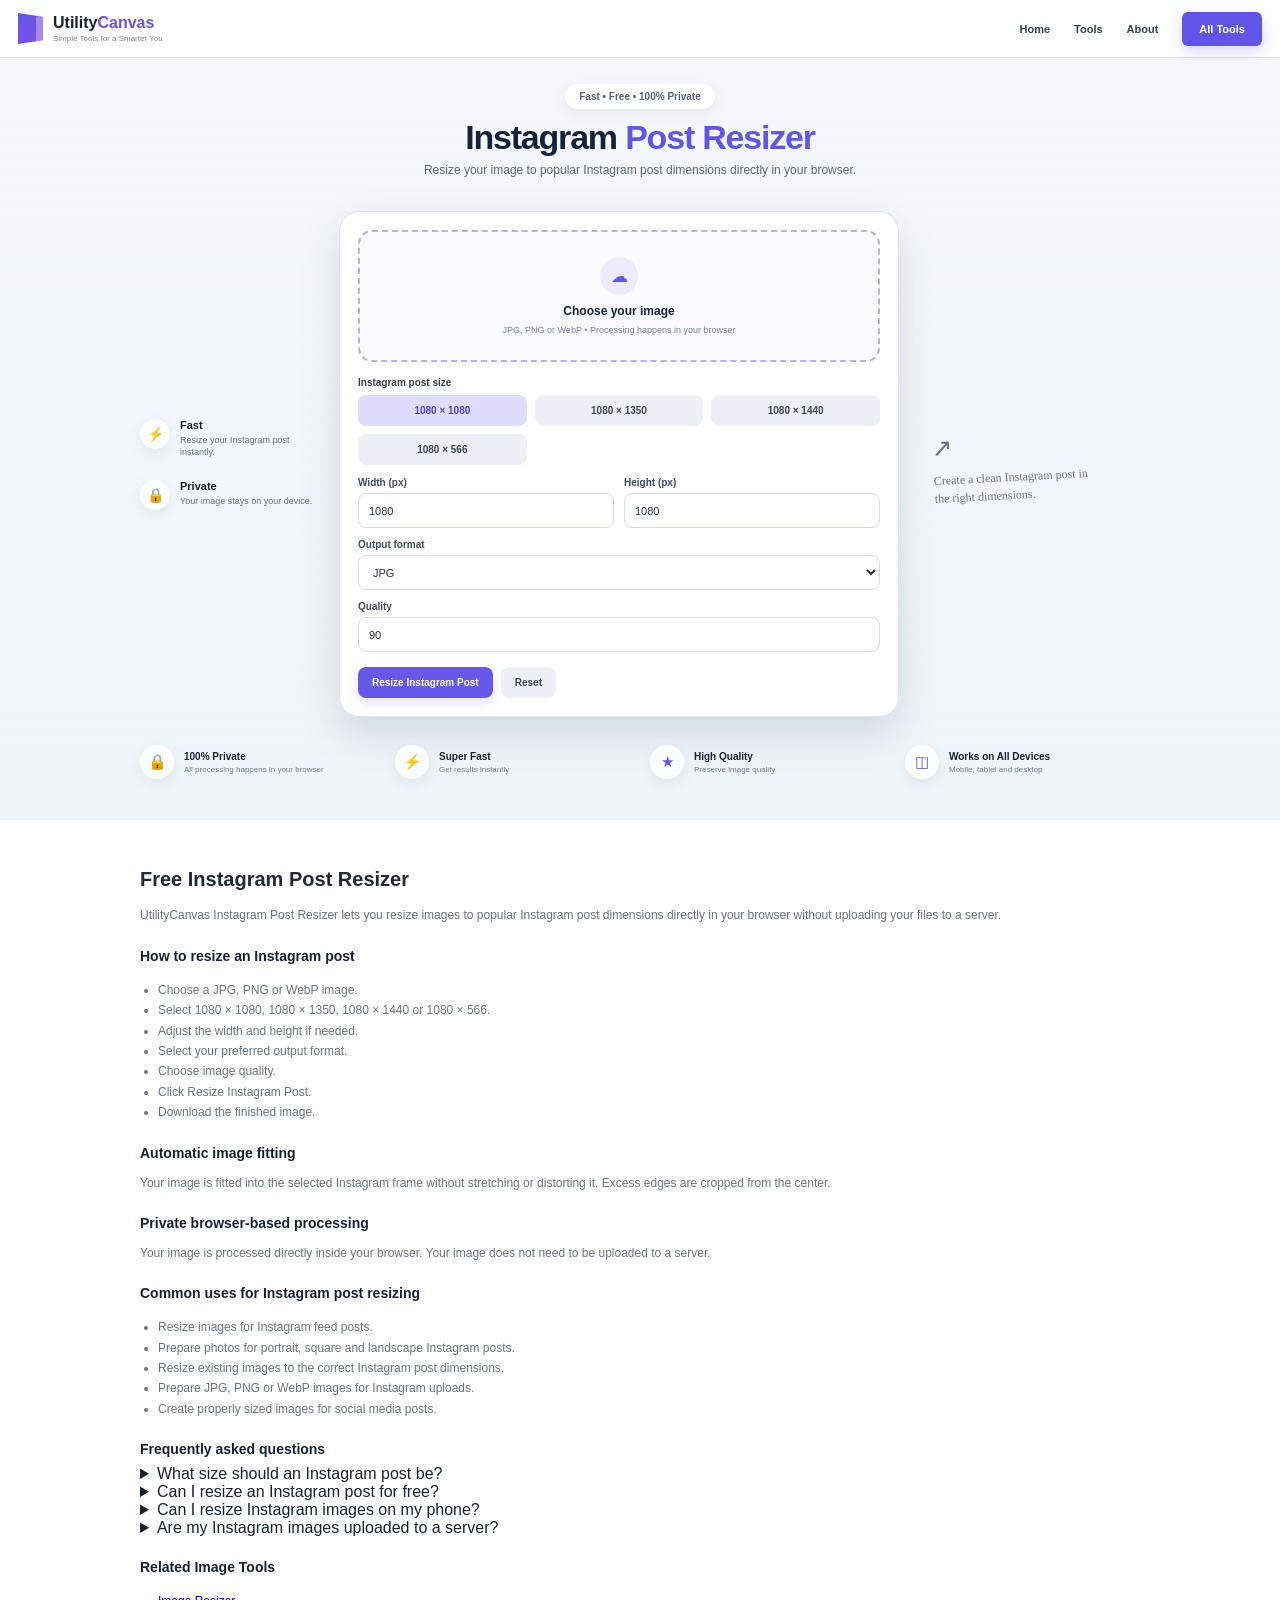
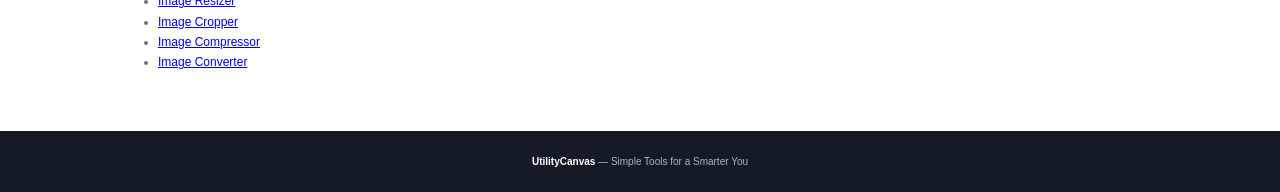
<file: instagram-post-resizer.html>
<!DOCTYPE html>
<html lang="en">
<head>
<meta charset="UTF-8">
<meta name="viewport" content="width=device-width, initial-scale=1.0">

<title>Instagram Post Resizer - UtilityCanvas</title>
<meta name="description" content="Resize images for Instagram posts directly in your browser. Fast, free and private.">
<link rel="canonical" href="https://utilitycanvas.pages.dev/instagram-post-resizer.html">
<style>
*{box-sizing:border-box}

html,body{
  margin:0;
  padding:0;
}

body{
  font-family:Arial,Helvetica,sans-serif;
  color:#172033;
  background:#fff;
  min-height:100vh;
  display:flex;
  flex-direction:column;
}

.top-area{
  position:relative;
  overflow:hidden;
  background:
    linear-gradient(rgba(235,243,250,.48),rgba(231,241,248,.68)),
    url("https://images.unsplash.com/photo-1500534623283-312aade485b7?auto=format&fit=crop&w=2000&q=85")
    center/cover no-repeat;
}

header{
  height:58px;
  padding:0 18px;
  display:flex;
  align-items:center;
  justify-content:space-between;
  background:rgba(255,255,255,.88);
  backdrop-filter:blur(14px);
  -webkit-backdrop-filter:blur(14px);
  border-bottom:1px solid rgba(210,215,225,.75);
  position:relative;
  z-index:5;
}

.brand{
  display:flex;
  align-items:center;
  gap:10px;
}

.logo-mark{
  width:25px;
  height:31px;
  background:linear-gradient(145deg,#6556e8,#7c4ee8);
  clip-path:polygon(0 0,100% 12%,100% 88%,0 100%);
  position:relative;
}

.logo-mark:after{
  content:"";
  position:absolute;
  width:7px;
  height:25px;
  right:0;
  top:3px;
  background:rgba(255,255,255,.32);
  transform:skewY(-8deg);
}

.brand-text strong{
  display:block;
  font-size:16px;
  line-height:16px;
}

.brand-text strong span{
  color:#6654e8;
}

.brand-text small{
  display:block;
  color:#7c8493;
  font-size:8px;
  margin-top:3px;
}

nav{
  display:flex;
  align-items:center;
  gap:24px;
}

nav a{
  color:#344054;
  text-decoration:none;
  font-size:11px;
  font-weight:600;
}

.all-tools{
  background:#6154e8;
  color:#fff!important;
  padding:11px 17px;
  border-radius:6px;
  box-shadow:0 5px 14px rgba(97,84,232,.25);
}

.hero-wrap{
  max-width:1120px;
  margin:auto;
  padding:26px 20px 40px;
  position:relative;
}

.hero{
  text-align:center;
  position:relative;
  z-index:2;
}

.badge{
  display:inline-block;
  background:rgba(255,255,255,.76);
  border:1px solid rgba(255,255,255,.9);
  padding:6px 13px;
  border-radius:20px;
  font-size:10px;
  font-weight:700;
  color:#596275;
  box-shadow:0 5px 15px rgba(50,70,90,.08);
}

.hero h1{
  margin:10px 0 7px;
  font-size:34px;
  line-height:1.1;
  letter-spacing:-1.2px;
  color:#17213a;
}

.hero h1 span{
  color:#6255e7;
}

.hero p{
  margin:0;
  color:#596579;
  font-size:12px;
}

.layout{
  max-width:1000px;
  margin:34px auto 0;
  display:grid;
  grid-template-columns:175px minmax(0,560px) 175px;
  align-items:center;
  gap:24px;
}

.side{
  display:flex;
  flex-direction:column;
  gap:22px;
}

.feature{
  display:flex;
  gap:10px;
  align-items:flex-start;
}

.feature-icon{
  width:30px;
  height:30px;
  flex:none;
  border-radius:50%;
  background:rgba(255,255,255,.82);
  display:flex;
  align-items:center;
  justify-content:center;
  color:#6255e7;
  font-size:14px;
  box-shadow:0 5px 15px rgba(30,45,60,.08);
}

.feature strong{
  display:block;
  font-size:11px;
  margin-bottom:3px;
}

.feature p{
  margin:0;
  color:#667085;
  font-size:9px;
  line-height:1.35;
}

.note{
  color:#716c8c;
  font-family:"Comic Sans MS",cursive;
  font-size:12px;
  line-height:1.5;
  transform:rotate(-3deg);
  padding:10px;
}

.note:before{
  content:"↗";
  font-size:25px;
  display:block;
  margin-bottom:4px;
}

.card{
  background:rgba(255,255,255,.96);
  border:1px solid rgba(220,224,235,.9);
  border-radius:20px;
  padding:18px;
  box-shadow:0 16px 40px rgba(30,40,60,.15);
}

.upload{
  border:2px dashed #b8b1e9;
  border-radius:14px;
  padding:25px 14px;
  text-align:center;
  background:#fbfaff;
  transition:.2s;
}

.upload:hover{
  background:#f7f5ff;
}

.upload-icon{
  width:38px;
  height:38px;
  margin:0 auto 9px;
  border-radius:50%;
  background:#eeeaff;
  color:#6255e7;
  display:flex;
  align-items:center;
  justify-content:center;
  font-size:17px;
}

.upload label{
  display:block;
  font-size:12px;
  font-weight:700;
  cursor:pointer;
}

.upload input{
  display:none;
}

.upload p{
  margin:7px 0 0;
  color:#7a8290;
  font-size:9px;
}

.preview{
  display:none;
  margin-top:12px;
  padding:12px;
  background:#f3f4f8;
  border-radius:11px;
  text-align:center;
}

.preview.show{
  display:block;
}

canvas{
  max-width:100%;
  max-height:240px;
  width:auto;
  height:auto;
  display:block;
  margin:auto;
  border-radius:6px;
  background:#fff;
}

.preview-note{
  margin-top:8px;
  color:#737b8a;
  font-size:9px;
}

.section-label{
  font-size:10px;
  font-weight:700;
  margin-top:15px;
  color:#343b4b;
}

.presets{
  display:grid;
  grid-template-columns:repeat(3,1fr);
  gap:8px;
  margin-top:7px;
}

button{
  border:0;
  font-family:inherit;
  cursor:pointer;
  font-weight:700;
}

.preset{
  padding:10px 8px;
  border-radius:8px;
  background:#eef0f7;
  color:#3e4657;
  font-size:10px;
}

.preset.active{
  background:#dfddff;
  color:#5044d5;
}

.grid{
  display:grid;
  grid-template-columns:1fr 1fr;
  gap:10px;
  margin-top:12px;
}

.field label{
  display:block;
  margin-bottom:5px;
  font-size:10px;
  font-weight:700;
  color:#424a5b;
}

input,select{
  width:100%;
  height:35px;
  border:1px solid #d8dce7;
  border-radius:8px;
  padding:0 10px;
  background:#fff;
  color:#263043;
  font-size:11px;
  outline:none;
}

input:focus,select:focus{
  border-color:#8b82ed;
  box-shadow:0 0 0 2px rgba(98,85,231,.08);
}

.actions{
  display:flex;
  gap:8px;
  margin-top:15px;
}

.primary,.secondary,.download{
  padding:10px 14px;
  border-radius:8px;
  font-size:10px;
}

.primary,.download{
  background:#6858e9;
  color:#fff;
  box-shadow:0 5px 12px rgba(104,88,233,.18);
}

.secondary{
  background:#edf0f6;
  color:#3d4655;
}

.result{
  margin-top:14px;
  padding:12px;
  border-radius:11px;
  background:#f6f7fb;
  display:none;
}

.result h3{
  margin:0 0 9px;
  font-size:11px;
}

.stats{
  display:grid;
  grid-template-columns:repeat(3,1fr);
  gap:7px;
}

.stat{
  background:#fff;
  border-radius:8px;
  padding:9px 5px;
  text-align:center;
}

.stat strong{
  display:block;
  font-size:10px;
}

.stat small{
  color:#78808e;
  font-size:8px;
}

.download{
  width:100%;
  margin-top:10px;
}

.bottom-features{
  max-width:1000px;
  margin:28px auto 0;
  display:grid;
  grid-template-columns:repeat(4,1fr);
  gap:20px;
  position:relative;
  z-index:2;
}

.bottom-feature{
  display:flex;
  gap:10px;
  align-items:center;
}

.bottom-icon{
  width:34px;
  height:34px;
  flex:none;
  border-radius:50%;
  background:rgba(255,255,255,.82);
  display:flex;
  align-items:center;
  justify-content:center;
  color:#6255e7;
  font-size:15px;
  box-shadow:0 5px 14px rgba(30,45,60,.07);
}

.bottom-feature strong{
  display:block;
  font-size:10px;
}

.bottom-feature span{
  display:block;
  color:#727b8a;
  font-size:8px;
  margin-top:3px;
}

.info{
  background:#fff;
  padding:48px 20px 42px;
  border-top:1px solid #edf0f3;
}

.info-inner{
  max-width:1000px;
  margin:auto;
}

.info h2{
  margin:0 0 14px;
  font-size:20px;
  color:#20283a;
}

.info h3{
  margin:22px 0 8px;
  font-size:14px;
}

.info p,.info li{
  color:#697282;
  font-size:12px;
  line-height:1.7;
}

.info ul{
  padding-left:18px;
}

footer{
  background:#151a27;
  color:#aeb5c3;
  text-align:center;
  padding:25px 15px;
  font-size:10px;
  margin-top:auto;
}

footer strong{
  color:#fff;
}

@media(max-width:900px){
  .layout{
    grid-template-columns:minmax(0,560px);
    justify-content:center;
  }

  .side{
    display:none;
  }

  .bottom-features{
    grid-template-columns:1fr 1fr;
    max-width:560px;
  }
}

@media(max-width:600px){
  header{
    height:58px;
    padding:0 15px;
  }

  .brand-text small{
    font-size:7px;
  }

  nav{
    gap:12px;
  }

  nav a{
    font-size:9px;
  }

  nav a:nth-child(3){
    display:none;
  }

  .all-tools{
    padding:9px 11px;
  }

  .hero-wrap{
    padding:25px 12px 30px;
  }

  .hero h1{
    font-size:27px;
  }

  .hero p{
    font-size:10px;
  }

  .layout{
    margin-top:25px;
    width:100%;
  }

  .card{
    padding:15px;
    border-radius:17px;
  }

  .upload{
    padding:22px 10px;
  }

  .grid{
    grid-template-columns:1fr;
  }

  .bottom-features{
    grid-template-columns:1fr 1fr;
    gap:18px 10px;
    margin-top:24px;
  }

  .bottom-feature strong{
    font-size:9px;
  }

  .bottom-feature span{
    font-size:7px;
  }

  .bottom-icon{
    width:30px;
    height:30px;
  }

  .info{
    padding:38px 15px;
  }

  .info h2{
    font-size:18px;
  }
}
</style>
</head>

<body>

<div class="top-area">

<header>

  <div class="brand">

    <div class="logo-mark"></div>

    <div class="brand-text">
      <strong>Utility<span>Canvas</span></strong>
      <small>Simple Tools for a Smarter You</small>
    </div>

  </div>

  <nav>
    <a href="index.html">Home</a>
     <a href="tools.html">Tools</a>
    <a href="index.html">About</a>
    <a class="all-tools" href="tools.html">All Tools</a>
  </nav>

</header>

<div class="hero-wrap">

<section class="hero">

  <div class="badge">
    Fast • Free • 100% Private
  </div>

  <h1>
    Instagram <span>Post Resizer</span>
  </h1>

  <p>
    Resize your image to popular Instagram post dimensions directly in your browser.
  </p>

</section>

<div class="layout">

  <div class="side">

    <div class="feature">

      <div class="feature-icon">⚡</div>

      <div>
        <strong>Fast</strong>
        <p>Resize your Instagram post instantly.</p>
      </div>

    </div>

    <div class="feature">

      <div class="feature-icon">🔒</div>

      <div>
        <strong>Private</strong>
        <p>Your image stays on your device.</p>
      </div>

    </div>

  </div>

  <div class="card">

    <div class="upload">

      <div class="upload-icon">☁</div>

      <label for="file">
        Choose your image
      </label>

      <input
        id="file"
        type="file"
        accept="image/jpeg,image/png,image/webp">

      <p>
        JPG, PNG or WebP • Processing happens in your browser
      </p>

    </div>

    <div class="preview" id="preview">

      <canvas id="canvas"></canvas>

      <div class="preview-note">
        The image fills the selected frame without stretching.
        Excess edges are cropped.
      </div>

    </div>

    <div class="section-label">
      Instagram post size
    </div>

    <div class="presets">

      <button
        class="preset active"
        data-w="1080"
        data-h="1080">
        1080 × 1080
      </button>

      <button
        class="preset"
        data-w="1080"
        data-h="1350">
        1080 × 1350
      </button>
<button
    class="preset"
    data-w="1080"
    data-h="1440">
    1080 × 1440
</button>
      
      <button
        class="preset"
        data-w="1080"
        data-h="566">
        1080 × 566
      </button>

    </div>

    <div class="grid">

      <div class="field">

        <label>Width (px)</label>

        <input
          id="width"
          type="number"
          value="1080"
          min="100"
          max="8000">

      </div>

      <div class="field">

        <label>Height (px)</label>

        <input
          id="height"
          type="number"
          value="1080"
          min="100"
          max="8000">

      </div>

    </div>

    <div class="field" style="margin-top:11px">

      <label>Output format</label>

      <select id="format">

        <option value="image/jpeg">JPG</option>
        <option value="image/png">PNG</option>
        <option value="image/webp">WebP</option>

      </select>

    </div>

    <div class="field" style="margin-top:11px">

      <label>Quality</label>

      <input
        id="quality"
        type="number"
        value="90"
        min="10"
        max="100">

    </div>

    <div class="actions">

      <button
        class="primary"
        id="resize">
        Resize Instagram Post
      </button>

      <button
        class="secondary"
        id="reset">
        Reset
      </button>

    </div>

    <div
      class="result"
      id="result">

      <h3>
        Instagram post ready
      </h3>

      <div class="stats">

        <div class="stat">
          <strong id="originalSize">-</strong>
          <small>Original</small>
        </div>

        <div class="stat">
          <strong id="outputSize">-</strong>
          <small>Output</small>
        </div>

        <div class="stat">
          <strong id="dimensions">-</strong>
          <small>Dimensions</small>
        </div>

      </div>

      <button
        class="download"
        id="download">
        Download Instagram Post
      </button>

    </div>

  </div>

  <div class="side">

    <div class="note">
      Create a clean Instagram post in the right dimensions.
    </div>

  </div>

</div>

<div class="bottom-features">

  <div class="bottom-feature">

    <div class="bottom-icon">🔒</div>

    <div>
      <strong>100% Private</strong>
      <span>All processing happens in your browser</span>
    </div>

  </div>

  <div class="bottom-feature">

    <div class="bottom-icon">⚡</div>

    <div>
      <strong>Super Fast</strong>
      <span>Get results instantly</span>
    </div>

  </div>

  <div class="bottom-feature">

    <div class="bottom-icon">★</div>

    <div>
      <strong>High Quality</strong>
      <span>Preserve image quality</span>
    </div>

  </div>

  <div class="bottom-feature">

    <div class="bottom-icon">◫</div>

    <div>
      <strong>Works on All Devices</strong>
      <span>Mobile, tablet and desktop</span>
    </div>

  </div>

</div>

</div>
</div>

<section class="info">

  <div class="info-inner">

    <h2>
      Free Instagram Post Resizer
    </h2>

    <p>
      UtilityCanvas Instagram Post Resizer lets you resize images to
      popular Instagram post dimensions directly in your browser
      without uploading your files to a server.
    </p>

    <h3>
      How to resize an Instagram post
    </h3>

    <ul>
      <li>Choose a JPG, PNG or WebP image.</li>
      <li>Select 1080 × 1080, 1080 × 1350, 1080 × 1440 or 1080 × 566.</li>
      <li>Adjust the width and height if needed.</li>
      <li>Select your preferred output format.</li>
      <li>Choose image quality.</li>
      <li>Click Resize Instagram Post.</li>
      <li>Download the finished image.</li>
    </ul>

    <h3>
      Automatic image fitting
    </h3>

    <p>
      Your image is fitted into the selected Instagram frame without
      stretching or distorting it. Excess edges are cropped from the center.
    </p>

    <h3>
      Private browser-based processing
    </h3>

    <p>
      Your image is processed directly inside your browser.
      Your image does not need to be uploaded to a server.
    </p>

<h3>
  Common uses for Instagram post resizing
</h3>
<ul>
  <li>Resize images for Instagram feed posts.</li>
  <li>Prepare photos for portrait, square and landscape Instagram posts.</li>
  <li>Resize existing images to the correct Instagram post dimensions.</li>
  <li>Prepare JPG, PNG or WebP images for Instagram uploads.</li>
  <li>Create properly sized images for social media posts.</li>
</ul>

<h3>
  Frequently asked questions
</h3>
<details>
  <summary>What size should an Instagram post be?</summary>
  <p>
    Common Instagram post sizes include 1080 × 1080, 1080 × 1350, 1080 × 1440 and 1080 × 566 pixels.
  </p>
</details>
<details>
  <summary>Can I resize an Instagram post for free?</summary>
  <p>
    Yes. UtilityCanvas lets you resize Instagram post images directly in your browser for free.
  </p>
</details>
<details>
  <summary>Can I resize Instagram images on my phone?</summary>
  <p>
    Yes. The Instagram Post Resizer works in modern mobile browsers as well as on tablets and desktop devices.
  </p>
</details>
<details>
  <summary>Are my Instagram images uploaded to a server?</summary>
  <p>
    No. Image processing happens directly in your browser, so your image does not need to be uploaded to a server.
  </p>
</details>

<h3>
  Related Image Tools
</h3>
<ul>
  <li><a href="resizer.html">Image Resizer</a></li>
  <li><a href="cropper.html">Image Cropper</a></li>
  <li><a href="index.html#compressor">Image Compressor</a></li>
  <li><a href="converter.html">Image Converter</a></li>
</ul>
    
  </div>

</section>

<footer>
  <strong>UtilityCanvas</strong> — Simple Tools for a Smarter You
</footer>

<script>
const fileInput =
document.getElementById("file");

const canvas =
document.getElementById("canvas");

const ctx =
canvas.getContext("2d");

const widthInput =
document.getElementById("width");

const heightInput =
document.getElementById("height");

const formatInput =
document.getElementById("format");

const qualityInput =
document.getElementById("quality");

const resizeBtn =
document.getElementById("resize");

const resetBtn =
document.getElementById("reset");

const result =
document.getElementById("result");

const preview =
document.getElementById("preview");

const originalSize =
document.getElementById("originalSize");

const outputSize =
document.getElementById("outputSize");

const dimensions =
document.getElementById("dimensions");

const downloadBtn =
document.getElementById("download");

let image = null;
let originalFile = null;
let outputBlob = null;

function formatBytes(bytes){

  if(bytes < 1024)
    return bytes + " B";

  if(bytes < 1024 * 1024)
    return (bytes / 1024).toFixed(2) + " KB";

  return (bytes / (1024 * 1024)).toFixed(2) + " MB";
}

fileInput.addEventListener("change",()=>{

  const file =
  fileInput.files[0];

  if(!file) return;

  originalFile = file;

  const reader =
  new FileReader();

  reader.onload = e =>{

    const img =
    new Image();

    img.onload = ()=>{

      image = img;

      canvas.width =
      img.width;

      canvas.height =
      img.height;

      ctx.clearRect(
        0,
        0,
        canvas.width,
        canvas.height
      );

      ctx.drawImage(
        img,
        0,
        0
      );

      preview.classList.add("show");

      result.style.display =
      "none";

      outputBlob = null;

    };

    img.src =
    e.target.result;

  };

  reader.readAsDataURL(file);

});

document.querySelectorAll(".preset")
.forEach(button=>{

  button.addEventListener("click",()=>{

    document.querySelectorAll(".preset")
    .forEach(b =>
      b.classList.remove("active")
    );

    button.classList.add("active");

    widthInput.value =
    button.dataset.w;

    heightInput.value =
    button.dataset.h;

  });

});

resizeBtn.addEventListener("click",()=>{

  if(!image){

    alert(
      "Please choose an image first."
    );

    return;
  }

  const targetW =
  parseInt(widthInput.value);

  const targetH =
  parseInt(heightInput.value);

  if(
    !targetW ||
    !targetH ||
    targetW < 100 ||
    targetH < 100
  ){

    alert(
      "Please enter valid dimensions."
    );

    return;
  }

  canvas.width =
  targetW;

  canvas.height =
  targetH;

  ctx.clearRect(
    0,
    0,
    targetW,
    targetH
  );

  const sourceRatio =
  image.width / image.height;

  const targetRatio =
  targetW / targetH;

  let sourceW;
  let sourceH;
  let sourceX;
  let sourceY;

  if(sourceRatio > targetRatio){

    sourceH =
    image.height;

    sourceW =
    sourceH * targetRatio;

    sourceX =
    (image.width - sourceW) / 2;

    sourceY = 0;

  }else{

    sourceW =
    image.width;

    sourceH =
    sourceW / targetRatio;

    sourceX = 0;

    sourceY =
    (image.height - sourceH) / 2;

  }

  ctx.drawImage(
    image,
    sourceX,
    sourceY,
    sourceW,
    sourceH,
    0,
    0,
    targetW,
    targetH
  );

  const quality =
  Math.max(
    0.1,
    Math.min(
      1,
      parseInt(qualityInput.value) / 100
    )
  );

  canvas.toBlob(blob=>{

    if(!blob) return;

    outputBlob =
    blob;

    originalSize.textContent =
    formatBytes(
      originalFile.size
    );

    outputSize.textContent =
    formatBytes(
      blob.size
    );

    dimensions.textContent =
    targetW +
    " × " +
    targetH +
    " px";

    result.style.display =
    "block";

  },
  formatInput.value,
  quality);

});

downloadBtn.addEventListener("click",()=>{

  if(!outputBlob)
    return;

  let extension =
  "jpg";

  if(formatInput.value === "image/png")
    extension = "png";

  if(formatInput.value === "image/webp")
    extension = "webp";

  const url =
  URL.createObjectURL(
    outputBlob
  );

  const a =
  document.createElement("a");

  a.href =
  url;

  a.download =
  "utilitycanvas-instagram-post." +
  extension;

  document.body.appendChild(a);

  a.click();

  a.remove();

  setTimeout(()=>{
    URL.revokeObjectURL(url);
  },1000);

});

resetBtn.addEventListener("click",()=>{

  fileInput.value = "";

  image = null;
  originalFile = null;
  outputBlob = null;

  ctx.clearRect(
    0,
    0,
    canvas.width,
    canvas.height
  );

  preview.classList.remove("show");

  result.style.display =
  "none";

  widthInput.value =
  1080;

  heightInput.value =
  1080;

  formatInput.value =
  "image/jpeg";

  qualityInput.value =
  90;

  document.querySelectorAll(".preset")
  .forEach(b =>
    b.classList.remove("active")
  );

  document
  .querySelector(
    ".preset[data-w='1080'][data-h='1080']"
  )
  .classList.add("active");

});
</script>

</body>
</html>
</file>
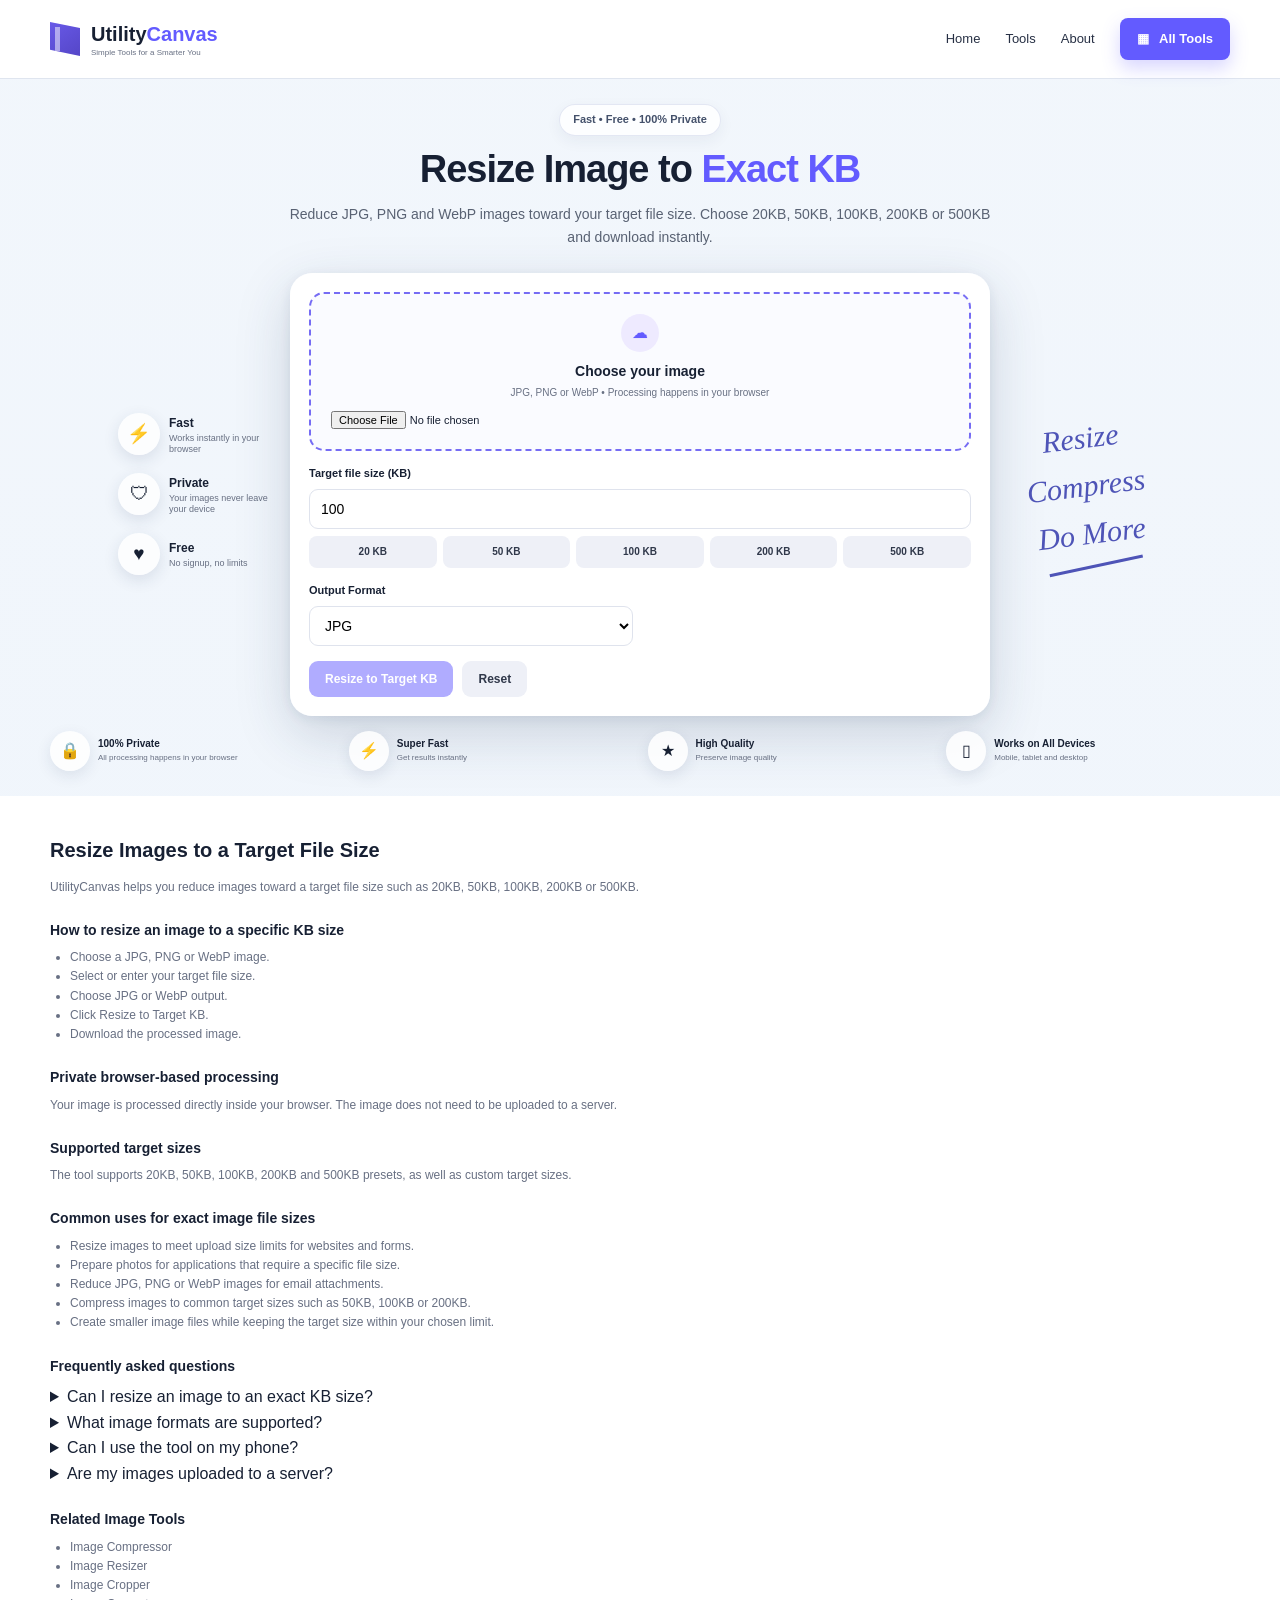
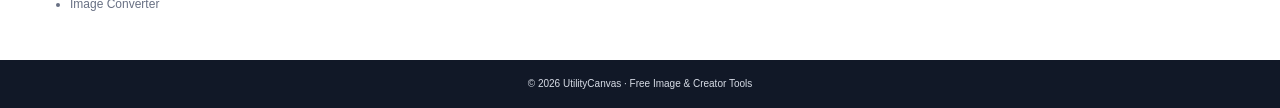
<file: kb.html>
<!DOCTYPE html>
<html lang="en">
<head>
<meta charset="UTF-8">
<meta name="viewport" content="width=device-width,initial-scale=1.0">

<title>Resize Image to Exact KB - UtilityCanvas</title>

<meta name="description" content="Resize images toward 20KB, 50KB, 100KB, 200KB or 500KB directly in your browser. Free, fast and private image compression.">
<meta name="robots" content="index, follow">
<link rel="canonical" href="https://utilitycanvas.pages.dev/kb.html">

<style>
*{
  box-sizing:border-box;
  margin:0;
  padding:0;
}

html{
  scroll-behavior:smooth;
}

body{
  font-family:Arial,Helvetica,sans-serif;
  color:#172033;
  line-height:1.6;
  background:#fff;
  overflow-x:hidden;
  min-height:100vh;
display:flex;
flex-direction:column;
}

body::before{
  content:"";
  position:absolute;
  top:0;
  left:0;
  width:100%;
  height:850px;
  z-index:-1;
  background:
    linear-gradient(
      rgba(238,244,251,.78),
      rgba(238,244,251,.86)
    ),
    url("https://images.unsplash.com/photo-1501785888041-af3ef285b470?auto=format&fit=crop&w=2400&q=85")
    center top / cover no-repeat;
}

a{
  color:inherit;
  text-decoration:none;
}

.container{
  width:min(1180px,calc(100% - 32px));
  margin:auto;
}

/* HEADER */

header{
  background:rgba(255,255,255,.94);
  backdrop-filter:blur(14px);
  -webkit-backdrop-filter:blur(14px);
  border-bottom:1px solid rgba(220,227,238,.9);
  position:sticky;
  top:0;
  z-index:100;
}

.nav{
  min-height:78px;
  display:flex;
  align-items:center;
  justify-content:space-between;
  gap:20px;
}

.brand{
  display:flex;
  align-items:center;
  gap:11px;
}

.brand-icon{
  width:30px;
  height:34px;
  background:linear-gradient(145deg,#6859e8,#5546c7);
  clip-path:polygon(0 0,100% 18%,100% 100%,0 82%);
  position:relative;
}

.brand-icon::after{
  content:"";
  position:absolute;
  left:5px;
  top:5px;
  width:5px;
  height:24px;
  background:rgba(255,255,255,.5);
}

.brand-name{
  font-size:20px;
  font-weight:800;
}

.brand-name span{
  color:#635bff;
}

.brand-tag{
  display:block;
  font-size:8px;
  color:#687083;
  margin-top:-3px;
}

.nav-links{
  display:flex;
  align-items:center;
  gap:25px;
  font-size:13px;
  color:#273044;
}

.all-tools{
  background:#635bff;
  color:white;
  padding:11px 17px;
  border-radius:8px;
  font-weight:700;
  box-shadow:0 8px 18px rgba(99,91,255,.25);
}

/* HERO */

.hero{
  padding:25px 0 20px;
  text-align:center;
}

.badge{
  display:inline-block;
  padding:6px 13px;
  border-radius:30px;
  background:rgba(255,255,255,.82);
  border:1px solid rgba(220,225,240,.8);
  box-shadow:0 5px 15px rgba(30,50,90,.06);
  font-size:11px;
  font-weight:700;
  color:#43506a;
}

.hero h1{
  margin-top:12px;
  font-size:38px;
  line-height:1.15;
  letter-spacing:-1px;
}

.hero h1 span{
  color:#635bff;
}

.hero p{
  max-width:720px;
  margin:12px auto 0;
  color:#596273;
  font-size:14px;
}

/* MAIN TOOL AREA */

.tool-area{
  display:grid;
  grid-template-columns:150px minmax(0,700px) 150px;
  align-items:center;
  justify-content:center;
  gap:22px;
  margin:5px auto 0;
}

.feature-column{
  display:flex;
  flex-direction:column;
  gap:18px;
}

.feature{
  display:flex;
  align-items:center;
  gap:9px;
}

.feature-icon{
  flex:0 0 42px;
  width:42px;
  height:42px;
  border-radius:50%;
  background:rgba(255,255,255,.82);
  box-shadow:0 5px 16px rgba(30,50,90,.12);
  display:flex;
  align-items:center;
  justify-content:center;
  font-size:19px;
}

.feature strong{
  display:block;
  font-size:12px;
}

.feature small{
  display:block;
  font-size:9px;
  line-height:1.25;
  color:#687083;
}

.side-note{
  color:#4e54b7;
  font-size:30px;
  font-style:italic;
  font-family:cursive;
  transform:rotate(-7deg);
  text-align:center;
}

.side-note::after{
  content:"";
  display:block;
  width:95px;
  height:3px;
  margin:7px auto;
  background:#4e54b7;
  transform:rotate(-5deg);
}

/* TOOL CARD */

.tool-box{
  background:rgba(255,255,255,.96);
  border:1px solid rgba(255,255,255,.95);
  border-radius:22px;
  padding:18px;
  box-shadow:
    0 18px 55px rgba(31,53,90,.18),
    0 3px 12px rgba(31,53,90,.08);
}

.drop{
  min-height:145px;
  border:2px dashed #766cf4;
  border-radius:15px;
  background:rgba(250,251,255,.9);
  display:flex;
  flex-direction:column;
  align-items:center;
  justify-content:center;
  text-align:center;
  padding:20px;
  cursor:pointer;
}

.drop-icon{
  width:38px;
  height:38px;
  border-radius:50%;
  background:#eeeaff;
  display:flex;
  align-items:center;
  justify-content:center;
  margin-bottom:8px;
  color:#635bff;
}

.drop strong{
  font-size:14px;
}

.drop small{
  color:#687083;
  font-size:10px;
  margin-top:3px;
}

.file-input{
  display:block;
  width:100%;
  margin-top:10px;
  font-size:11px;
}

.controls{
  display:grid;
  grid-template-columns:1fr 1fr;
  gap:14px;
  margin-top:14px;
}

.field label{
  display:block;
  font-size:11px;
  font-weight:700;
  margin-bottom:6px;
}

.field input,
.field select{
  width:100%;
  height:40px;
  padding:8px 11px;
  border:1px solid #dfe3ed;
  border-radius:9px;
  font-size:14px;
  background:#fff;
  outline:none;
}

.presets{
  display:grid;
  grid-template-columns:repeat(5,1fr);
  gap:6px;
  margin-top:7px;
}

.preset{
  padding:8px 3px;
  border-radius:8px;
  background:#eef0f7;
  color:#30384a;
  text-align:center;
  font-weight:700;
  font-size:10px;
  cursor:pointer;
}

.preset.active{
  background:#dddfff;
  color:#403bb0;
}

.actions{
  display:flex;
  gap:9px;
  margin-top:15px;
}

button{
  border:0;
  border-radius:9px;
  padding:11px 16px;
  background:#635bff;
  color:white;
  font-weight:700;
  font-size:12px;
  cursor:pointer;
}

button.secondary{
  background:#eef0f7;
  color:#30384a;
}

button:disabled{
  opacity:.5;
  cursor:not-allowed;
}

.status{
  display:none;
  margin-top:12px;
  padding:10px;
  border-radius:9px;
  background:#f4f5fb;
  color:#596273;
  font-size:12px;
}

.result{
  display:none;
  margin-top:14px;
  padding:14px;
  border-radius:12px;
  background:#f5f6fb;
}

.result-title{
  font-size:13px;
  font-weight:800;
}

.stats{
  display:grid;
  grid-template-columns:repeat(3,1fr);
  gap:8px;
  margin-top:10px;
}

.stat{
  background:#fff;
  padding:10px 5px;
  border-radius:9px;
  text-align:center;
}

.stat strong{
  display:block;
  font-size:14px;
}

.stat small{
  color:#7b8495;
  font-size:9px;
}

.note{
  margin-top:8px;
  color:#687083;
  font-size:10px;
}

/* BOTTOM FEATURES */

.bottom-features{
  display:grid;
  grid-template-columns:repeat(4,1fr);
  gap:15px;
  margin:15px auto 25px;
}

.bottom-feature{
  display:flex;
  align-items:center;
  gap:8px;
}

.bottom-icon{
  width:40px;
  height:40px;
  flex:0 0 40px;
  border-radius:50%;
  background:rgba(255,255,255,.86);
  box-shadow:0 5px 15px rgba(30,50,90,.1);
  display:flex;
  align-items:center;
  justify-content:center;
}

.bottom-feature strong{
  display:block;
  font-size:10px;
}

.bottom-feature small{
  display:block;
  color:#687083;
  font-size:8px;
}

/* INFO */

.info{
  background:#fff;
  padding:38px 0 45px;
  position:relative;
  z-index:2;
}

.info h2{
  font-size:20px;
  margin-bottom:12px;
}

.info h3{
  font-size:14px;
  margin-top:22px;
  margin-bottom:7px;
}

.info p,
.info li{
  color:#687083;
  font-size:12px;
}

.info ul{
  padding-left:20px;
}

/* FOOTER */

footer{
  position:relative;
  z-index:5;
  background:#111827;
  color:#d7dce6;
  text-align:center;
  padding:16px;
  font-size:10px;
  margin-top:auto;
}

/* MOBILE */

@media(max-width:900px){

  body::before{
    height:780px;
  }

  .nav{
    min-height:54px;
  }

  .brand-icon{
    width:23px;
    height:28px;
  }

  .brand-name{
    font-size:16px;
  }

  .brand-tag{
    font-size:6px;
  }

  .nav-links{
    gap:15px;
    font-size:10px;
  }

  .all-tools{
    display:none;
  }

  .hero{
    padding:24px 0 16px;
  }

  .hero h1{
    font-size:31px;
  }

  .hero p{
    font-size:12px;
    padding:0 10px;
  }

  .tool-area{
    display:block;
    margin:0 auto;
  }

  .feature-column,
  .side-note{
    display:none;
  }

  .tool-box{
    width:100%;
    padding:15px;
    border-radius:18px;
  }

  .drop{
    min-height:135px;
  }

  .controls{
    grid-template-columns:1fr;
    gap:10px;
  }

  .presets{
    grid-template-columns:repeat(5,1fr);
  }

  .actions{
    flex-wrap:wrap;
  }

  .actions button{
    flex:1;
  }

  .bottom-features{
    grid-template-columns:repeat(2,1fr);
    gap:13px;
    margin-top:14px;
  }

  .info{
    padding:35px 0 40px;
  }

  .info h2{
    font-size:19px;
  }

  .info p,
  .info li{
    font-size:11px;
  }
}

@media(max-width:480px){

  .container{
    width:calc(100% - 20px);
  }

  .nav-links a:nth-child(3){
    display:none;
  }

  .hero h1{
    font-size:29px;
  }

  .presets{
    gap:4px;
  }

  .preset{
    font-size:9px;
    padding:8px 1px;
  }

  .bottom-feature{
    gap:6px;
  }

  .bottom-icon{
    width:34px;
    height:34px;
    flex-basis:34px;
  }

  .bottom-feature strong{
    font-size:9px;
  }

  .bottom-feature small{
    font-size:7px;
  }
}
</style>
</head>

<body>

<header>
  <div class="container nav">

    <a href="index.html" class="brand">
      <span class="brand-icon"></span>
      <span>
        <span class="brand-name">Utility<span>Canvas</span></span>
        <span class="brand-tag">Simple Tools for a Smarter You</span>
      </span>
    </a>

    <div class="nav-links">
      <a href="index.html">Home</a>
      <a href="tools.html">Tools</a>
      <a href="index.html#about">About</a>
      <a href="index.html#tools" class="all-tools">▦ &nbsp; All Tools</a>
    </div>

  </div>
</header>

<section class="hero">

  <div class="container">

    <div class="badge">
      Fast • Free • 100% Private
    </div>

    <h1>
      Resize Image to <span>Exact KB</span>
    </h1>

    <p>
      Reduce JPG, PNG and WebP images toward your target file size.
      Choose 20KB, 50KB, 100KB, 200KB or 500KB and download instantly.
    </p>

  </div>

</section>

<main class="container">

  <div class="tool-area">

    <div class="feature-column">

      <div class="feature">
        <div class="feature-icon">⚡</div>
        <div>
          <strong>Fast</strong>
          <small>Works instantly in your browser</small>
        </div>
      </div>

      <div class="feature">
        <div class="feature-icon">🛡</div>
        <div>
          <strong>Private</strong>
          <small>Your images never leave your device</small>
        </div>
      </div>

      <div class="feature">
        <div class="feature-icon">♥</div>
        <div>
          <strong>Free</strong>
          <small>No signup, no limits</small>
        </div>
      </div>

    </div>

    <div class="tool-box">

      <div class="drop">

        <div class="drop-icon">☁</div>

        <strong>Choose your image</strong>

        <small>
          JPG, PNG or WebP • Processing happens in your browser
        </small>

        <input
          id="file"
          class="file-input"
          type="file"
          accept=".jpg,.jpeg,.png,.webp,image/jpeg,image/png,image/webp"
        >

      </div>

      <div class="field" style="margin-top:14px;">

        <label for="target">
          Target file size (KB)
        </label>

        <input
          id="target"
          type="number"
          min="5"
          max="5000"
          value="100"
        >

        <div class="presets">

          <div class="preset" data-size="20">20 KB</div>
          <div class="preset" data-size="50">50 KB</div>
          <div class="preset" data-size="100">100 KB</div>
          <div class="preset" data-size="200">200 KB</div>
          <div class="preset" data-size="500">500 KB</div>

        </div>

      </div>

      <div class="controls">

        <div class="field">

          <label for="format">
            Output Format
          </label>

          <select id="format">
            <option value="image/jpeg">JPG</option>
            <option value="image/webp">WebP</option>
          </select>

        </div>

      </div>

      <div class="actions">

        <button id="resize" disabled>
          Resize to Target KB
        </button>

        <button id="reset" class="secondary">
          Reset
        </button>

      </div>

      <div class="status" id="status">
        Processing image...
      </div>

      <div class="result" id="result">

        <div class="result-title">
          Image ready
        </div>

        <div class="stats">

          <div class="stat">
            <strong id="originalSize">—</strong>
            <small>Original</small>
          </div>

          <div class="stat">
            <strong id="newSize">—</strong>
            <small>Result</small>
          </div>

          <div class="stat">
            <strong id="dimensions">—</strong>
            <small>Dimensions</small>
          </div>

        </div>

        <p class="note" id="note"></p>

        <div class="actions">

          <button id="download">
            Download Image
          </button>

        </div>

      </div>

    </div>

    <div class="side-note">
      Resize<br>
      Compress<br>
      Do More
    </div>

  </div>

  <div class="bottom-features">

    <div class="bottom-feature">
      <div class="bottom-icon">🔒</div>
      <div>
        <strong>100% Private</strong>
        <small>All processing happens in your browser</small>
      </div>
    </div>

    <div class="bottom-feature">
      <div class="bottom-icon">⚡</div>
      <div>
        <strong>Super Fast</strong>
        <small>Get results instantly</small>
      </div>
    </div>

    <div class="bottom-feature">
      <div class="bottom-icon">★</div>
      <div>
        <strong>High Quality</strong>
        <small>Preserve image quality</small>
      </div>
    </div>

    <div class="bottom-feature">
      <div class="bottom-icon">▯</div>
      <div>
        <strong>Works on All Devices</strong>
        <small>Mobile, tablet and desktop</small>
      </div>
    </div>

  </div>

</main>

<section class="info">

  <div class="container">

    <h2>
      Resize Images to a Target File Size
    </h2>

    <p>
      UtilityCanvas helps you reduce images toward a target file size
      such as 20KB, 50KB, 100KB, 200KB or 500KB.
    </p>

    <h3>How to resize an image to a specific KB size</h3>

    <ul>
      <li>Choose a JPG, PNG or WebP image.</li>
      <li>Select or enter your target file size.</li>
      <li>Choose JPG or WebP output.</li>
      <li>Click Resize to Target KB.</li>
      <li>Download the processed image.</li>
    </ul>

    <h3>Private browser-based processing</h3>

    <p>
      Your image is processed directly inside your browser.
      The image does not need to be uploaded to a server.
    </p>

    <h3>Supported target sizes</h3>

    <p>
      The tool supports 20KB, 50KB, 100KB, 200KB and 500KB presets,
      as well as custom target sizes.
    </p>

   <h3>
  Common uses for exact image file sizes
</h3>

<ul>
  <li>Resize images to meet upload size limits for websites and forms.</li>
  <li>Prepare photos for applications that require a specific file size.</li>
  <li>Reduce JPG, PNG or WebP images for email attachments.</li>
  <li>Compress images to common target sizes such as 50KB, 100KB or 200KB.</li>
  <li>Create smaller image files while keeping the target size within your chosen limit.</li>
</ul>

<h3>
  Frequently asked questions
</h3>

<details>
  <summary>Can I resize an image to an exact KB size?</summary>
  <p>
    Yes. UtilityCanvas lets you choose a target file size such as 20KB, 50KB, 100KB, 200KB or 500KB, or enter a custom target size.
  </p>
</details>

<details>
  <summary>What image formats are supported?</summary>
  <p>
    The tool accepts JPG, PNG and WebP images and can create JPG or WebP output.
  </p>
</details>

<details>
  <summary>Can I use the tool on my phone?</summary>
  <p>
    Yes. The Exact KB Image Compressor works in modern mobile browsers as well as on tablets and desktop devices.
  </p>
</details>

<details>
  <summary>Are my images uploaded to a server?</summary>
  <p>
    No. Image processing is performed directly in your browser, so your image does not need to be uploaded to a server.
  </p>
</details> 
    <h3>
      Related Image Tools
    </h3>

    <ul>
      <li>
        <a href="index.html#compressor">Image Compressor</a>
      </li>
      <li>
        <a href="resizer.html">Image Resizer</a>
      </li>
      <li>
        <a href="cropper.html">Image Cropper</a>
      </li>
      <li>
        <a href="converter.html">Image Converter</a>
      </li>
    </ul>

  </div>
    
  </div>

</section>

<footer>
  © 2026 UtilityCanvas · Free Image & Creator Tools
</footer>

<script>

const fileInput = document.getElementById("file");
const targetInput = document.getElementById("target");
const formatInput = document.getElementById("format");

const resizeBtn = document.getElementById("resize");
const resetBtn = document.getElementById("reset");
const statusBox = document.getElementById("status");
const resultBox = document.getElementById("result");

const downloadBtn = document.getElementById("download");

const originalSizeBox = document.getElementById("originalSize");
const newSizeBox = document.getElementById("newSize");
const dimensionsBox = document.getElementById("dimensions");
const noteBox = document.getElementById("note");

let image = null;
let originalFile = null;
let resultBlob = null;

/* PRESETS */

document.querySelectorAll(".preset").forEach(function(button){

  button.addEventListener("click",function(){

    targetInput.value = button.dataset.size;

    document.querySelectorAll(".preset").forEach(function(item){
      item.classList.remove("active");
    });

    button.classList.add("active");

  });

});

/* IMAGE UPLOAD */

fileInput.addEventListener("change",function(){

  const file = this.files && this.files[0];

  if(!file){
    return;
  }

  originalFile = file;

  const reader = new FileReader();

  reader.onload = function(event){

    const img = new Image();

    img.onload = function(){

      image = img;
      resizeBtn.disabled = false;
      resultBox.style.display = "none";

    };

    img.onerror = function(){

      image = null;
      resizeBtn.disabled = true;
      alert("This image could not be loaded.");

    };

    img.src = event.target.result;

  };

  reader.onerror = function(){

    alert("Unable to read this image.");

  };

  reader.readAsDataURL(file);

});

/* MAIN RESIZE */

resizeBtn.addEventListener("click",async function(){

  if(!image){
    alert("Please choose an image first.");
    return;
  }

  const targetKB = Number(targetInput.value);

  if(!targetKB || targetKB < 5){
    alert("Please enter a target size of at least 5 KB.");
    return;
  }

  const targetBytes = targetKB * 1024;
  const type = formatInput.value;

  resizeBtn.disabled = true;
  resultBox.style.display = "none";
  statusBox.style.display = "block";
  statusBox.textContent = "Preparing image...";

  let scale = 1;
  let bestBlob = null;
  let bestWidth = image.width;
  let bestHeight = image.height;

  for(let round = 0; round < 12; round++){

    const width = Math.max(
      1,
      Math.round(image.width * scale)
    );

    const height = Math.max(
      1,
      Math.round(image.height * scale)
    );

    statusBox.textContent =
      "Processing " + width + " × " + height + " px...";

    const qualities = [
      0.95,
      0.85,
      0.75,
      0.65,
      0.55,
      0.45,
      0.35,
      0.25,
      0.15
    ];

    let closest = null;

    for(let i = 0; i < qualities.length; i++){

      const blob = await createImageBlob(
        width,
        height,
        type,
        qualities[i]
      );

      if(blob.size <= targetBytes){

        closest = blob;
        break;

      }

      if(!bestBlob || blob.size < bestBlob.size){

        bestBlob = blob;
        bestWidth = width;
        bestHeight = height;

      }

    }

    if(closest){

      bestBlob = closest;
      bestWidth = width;
      bestHeight = height;
      break;

    }

    scale *= 0.85;

    await new Promise(function(resolve){
      setTimeout(resolve,20);
    });

  }

  if(!bestBlob){

    statusBox.style.display = "none";
    resizeBtn.disabled = false;

    alert(
      "Unable to create the requested file size. " +
      "Please try a larger target."
    );

    return;

  }

  if(bestBlob.size > targetBytes){

    for(let extra = 0; extra < 10; extra++){

      scale *= 0.82;

      const width = Math.max(
        1,
        Math.round(image.width * scale)
      );

      const height = Math.max(
        1,
        Math.round(image.height * scale)
      );

      statusBox.textContent =
        "Adjusting image size...";

      const blob = await createImageBlob(
        width,
        height,
        type,
        0.35
      );

      if(blob.size <= targetBytes){

        bestBlob = blob;
        bestWidth = width;
        bestHeight = height;
        break;

      }

    }

  }

  resultBlob = bestBlob;

  const actualKB = bestBlob.size / 1024;

  originalSizeBox.textContent =
    formatBytes(originalFile.size);

  newSizeBox.textContent =
    formatBytes(bestBlob.size);

  dimensionsBox.textContent =
    bestWidth + " × " + bestHeight + " px";

  noteBox.textContent =
    "Target: " +
    targetKB.toFixed(0) +
    " KB • Result: " +
    actualKB.toFixed(2) +
    " KB";

  resultBox.style.display = "block";
  statusBox.style.display = "none";
  resizeBtn.disabled = false;

});

/* CREATE IMAGE */

function createImageBlob(
  width,
  height,
  type,
  quality
){

  return new Promise(function(resolve){

    const canvas =
      document.createElement("canvas");

    canvas.width = width;
    canvas.height = height;

    const ctx =
      canvas.getContext("2d");

    if(type === "image/jpeg"){

      ctx.fillStyle = "#ffffff";

      ctx.fillRect(
        0,
        0,
        width,
        height
      );

    }

    ctx.drawImage(
      image,
      0,
      0,
      width,
      height
    );

    canvas.toBlob(
      function(blob){
        resolve(blob);
      },
      type,
      quality
    );

  });

}

/* DOWNLOAD */

downloadBtn.addEventListener("click",function(){

  if(!resultBlob){
    return;
  }

  const extension =
    formatInput.value === "image/webp"
      ? "webp"
      : "jpg";

  const url =
    URL.createObjectURL(resultBlob);

  const link =
    document.createElement("a");

  link.href = url;

  link.download =
    "utilitycanvas-" +
    targetInput.value +
    "kb." +
    extension;

  document.body.appendChild(link);

  link.click();

  link.remove();

  setTimeout(function(){

    URL.revokeObjectURL(url);

  },1000);

});

/* RESET */

resetBtn.addEventListener("click",function(){

  fileInput.value = "";
  targetInput.value = "100";

  image = null;
  originalFile = null;
  resultBlob = null;

  resizeBtn.disabled = true;

  resultBox.style.display = "none";
  statusBox.style.display = "none";

  document.querySelectorAll(".preset").forEach(function(item){
    item.classList.remove("active");
  });

});

/* FORMAT BYTES */

function formatBytes(bytes){

  if(bytes < 1024){
    return bytes + " B";
  }

  if(bytes < 1024 * 1024){

    return (
      bytes / 1024
    ).toFixed(2) + " KB";

  }

  return (
    bytes / 1024 / 1024
  ).toFixed(2) + " MB";

}

</script>

</body>
</html>
</file>
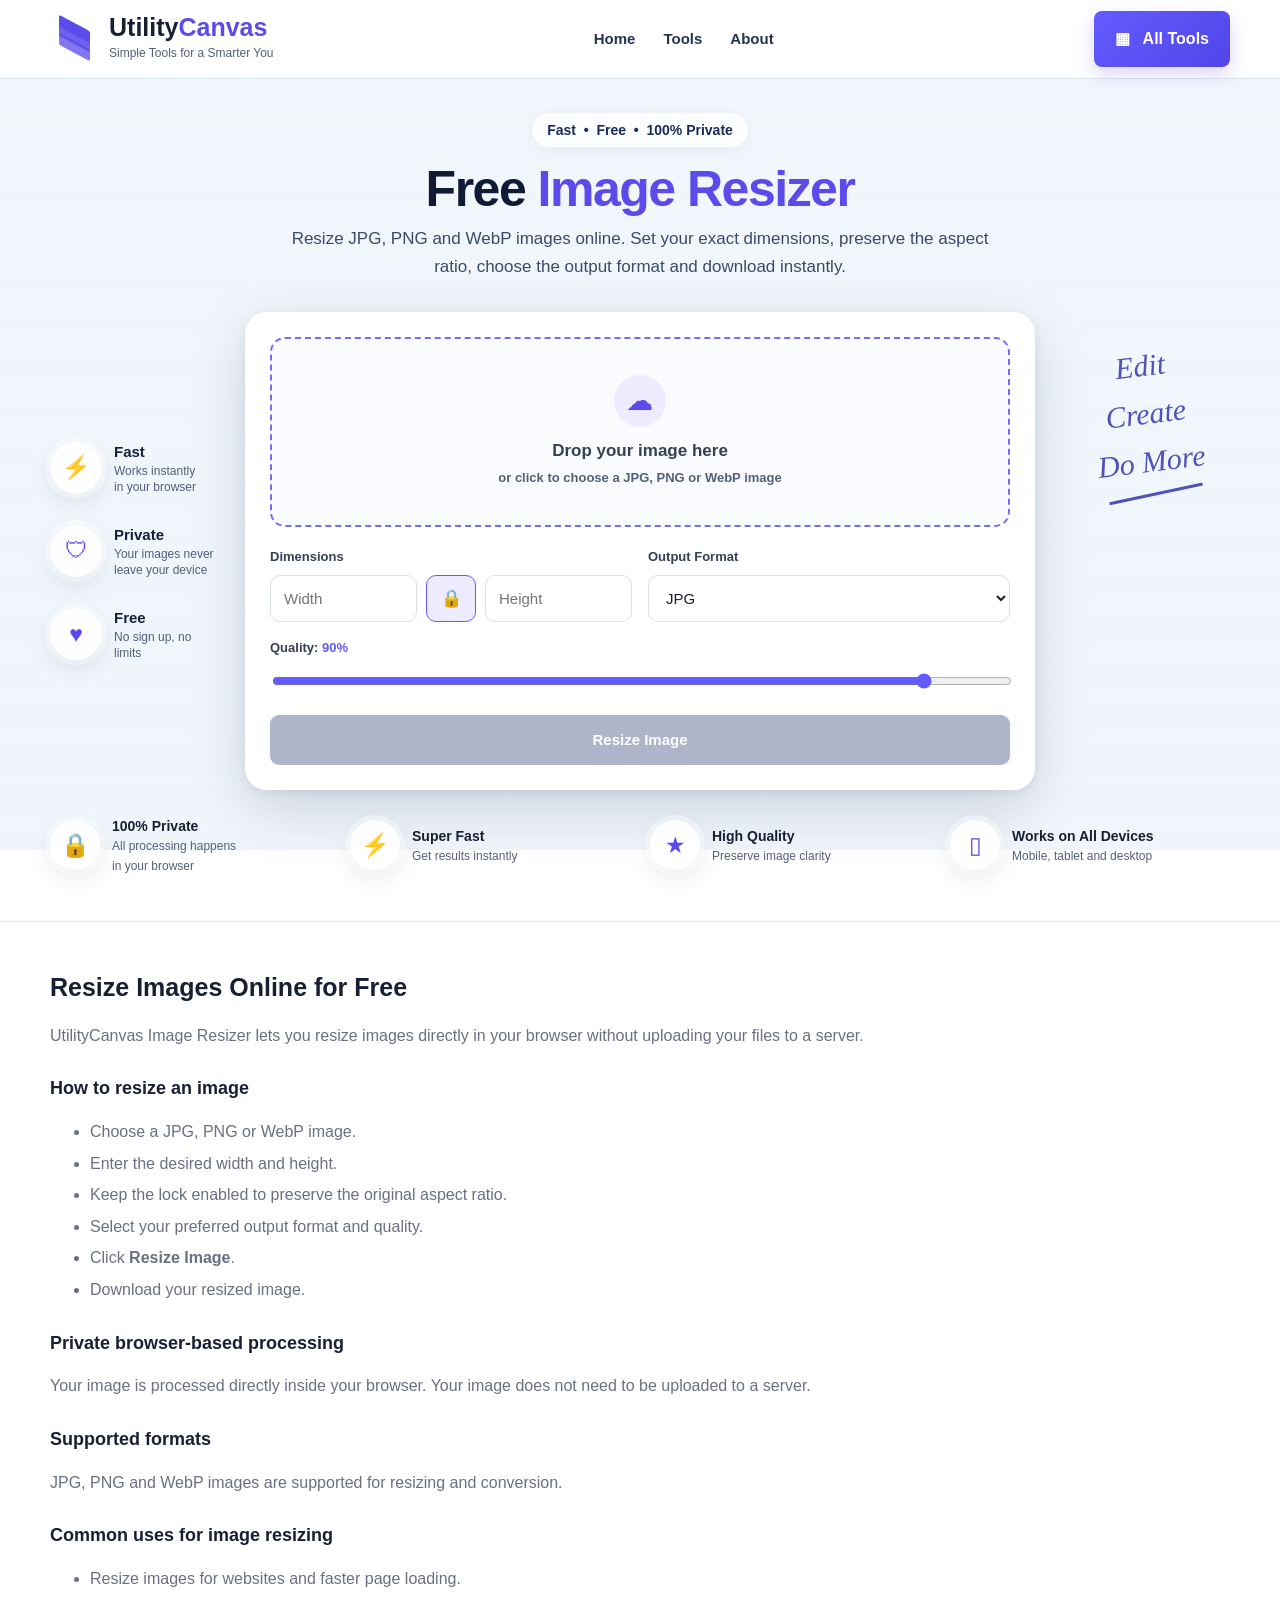
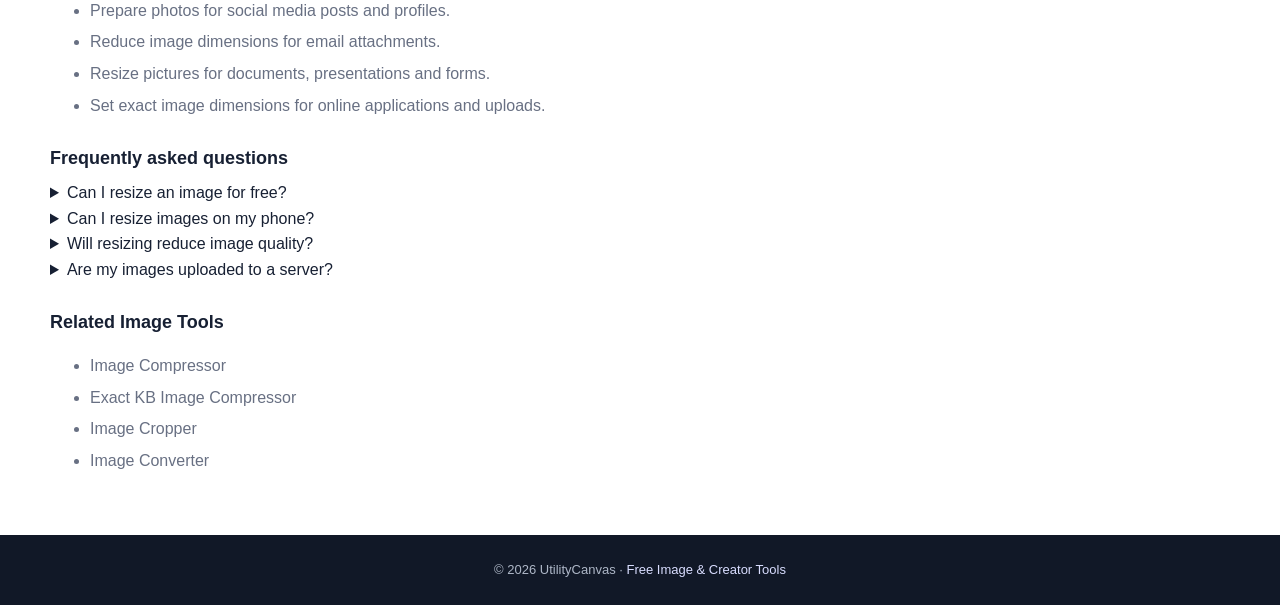
<file: resizer.html>
<!DOCTYPE html>
<html lang="en">
<head>
<meta charset="UTF-8">
<meta name="viewport" content="width=device-width, initial-scale=1.0">

<title>Free Image Resizer — Resize JPG, PNG & WebP | UtilityCanvas</title>

<meta name="description" content="Resize JPG, PNG and WebP images online for free. Set exact dimensions, preserve aspect ratio, choose output format and download instantly in your browser.">
<meta name="robots" content="index, follow">
<link rel="canonical" href="https://utilitycanvas.pages.dev/resizer.html">

<style>
*{
  box-sizing:border-box;
}

html{
  scroll-behavior:smooth;
}

body{
  margin:0;
  font-family:Arial,Helvetica,sans-serif;
  color:#172033;
  line-height:1.6;
 background:#fff;
  min-height:100vh;
display:flex;
flex-direction:column;
}

body::before{
  content:"";
  position:fixed;
  inset:0;
  z-index:-1;
  background:
    linear-gradient(
      rgba(238,244,251,.78),
      rgba(238,244,251,.86)
    ),
    url("https://images.unsplash.com/photo-1501785888041-af3ef285b470?auto=format&fit=crop&w=2400&q=85")
    center/cover no-repeat;
}

a{
  color:inherit;
  text-decoration:none;
}

.container{
  width:min(1180px,calc(100% - 32px));
  margin:auto;
}

/* HEADER */

header{
  background:rgba(255,255,255,.94);
  backdrop-filter:blur(14px);
  -webkit-backdrop-filter:blur(14px);
  border-bottom:1px solid rgba(220,227,238,.9);
  position:sticky;
  top:0;
  z-index:100;
}

.nav{
  min-height:78px;
  display:flex;
  align-items:center;
  justify-content:space-between;
  gap:25px;
}

.brand{
  display:flex;
  align-items:center;
  gap:11px;
}

.brand-icon{
  width:48px;
  height:48px;
  position:relative;
  display:flex;
  align-items:center;
  justify-content:center;
}

.brand-icon span{
  position:absolute;
  width:31px;
  height:12px;
  background:#5b4bea;
  transform:skewY(28deg);
  border-radius:2px;
}

.brand-icon span:nth-child(1){
  top:8px;
}

.brand-icon span:nth-child(2){
  top:17px;
  opacity:.88;
}

.brand-icon span:nth-child(3){
  top:26px;
  opacity:.76;
}

.brand-text strong{
  display:block;
  font-size:25px;
  line-height:1;
  color:#172033;
}

.brand-text strong span{
  color:#5b4bea;
}

.brand-text small{
  display:block;
  margin-top:4px;
  color:#526078;
  font-size:12px;
}

.nav-links{
  display:flex;
  align-items:center;
  gap:28px;
  font-size:15px;
  font-weight:600;
}

.nav-links a{
  color:#243452;
}

.nav-links a:hover{
  color:#5b4bea;
}

.all-tools{
  display:inline-flex;
  align-items:center;
  gap:9px;
  padding:15px 21px;
  border-radius:8px;
  background:linear-gradient(135deg,#635bff,#5145e8);
  color:#fff !important;
  font-weight:700;
  box-shadow:0 8px 20px rgba(89,72,230,.22);
}

/* HERO */

.hero{
  padding:34px 0 12px;
  text-align:center;
}

.badge{
  display:inline-block;
  padding:6px 15px;
  border-radius:20px;
  background:rgba(255,255,255,.72);
  color:#172c58;
  font-size:14px;
  font-weight:700;
  box-shadow:0 4px 15px rgba(50,70,100,.06);
}

.hero h1{
  margin:15px 0 8px;
  font-size:50px;
  line-height:1.1;
  letter-spacing:-1.5px;
  color:#101b35;
}

.hero h1 span{
  color:#5b4bea;
}

.hero p{
  max-width:700px;
  margin:0 auto;
  color:#394b68;
  font-size:17px;
}

/* MAIN GRID */

.main-layout{
  display:grid;
  grid-template-columns:170px minmax(0,1fr) 170px;
  gap:25px;
  align-items:center;
  margin-top:20px;
}

/* SIDE FEATURES */

.side-features{
  display:flex;
  flex-direction:column;
  gap:28px;
}

.feature{
  display:flex;
  align-items:center;
  gap:12px;
}

.feature-icon{
  flex:0 0 52px;
  width:52px;
  height:52px;
  border-radius:50%;
  display:flex;
  align-items:center;
  justify-content:center;
  background:rgba(255,255,255,.88);
  color:#5949ed;
  font-size:23px;
  box-shadow:
    0 0 0 5px rgba(255,255,255,.38),
    0 8px 25px rgba(45,55,90,.12);
}

.feature strong{
  display:block;
  font-size:15px;
  color:#14203a;
}

.feature small{
  display:block;
  font-size:12px;
  line-height:1.3;
  color:#4e607b;
}

/* DECORATION */
 
.side-note{
  align-self:start;
  padding-top:30px;
  color:#4e54b7;
  font-size:30px;
  font-style:italic;
  font-family:cursive;
  transform:rotate(-7deg);
  text-align:center;
}

.side-note::after{
  content:"";
  display:block;
  width:95px;
  height:3px;
  margin:7px auto;
  background:#4e54b7;
  transform:rotate(-5deg);
}

/* MOBILE / SMALL SCREEN */
@media (max-width:1100px){
  .side-note{
    display:none !important;
  }
}

/* KEEP BACKGROUND INSIDE THE HERO AREA */
body::before{
  height:850px !important;
  bottom:auto !important;
}

/* SOLID CONTENT + FOOTER */
.info-section,
footer{
  position:relative;
  z-index:5;
}

footer{
  background:#111827 !important;
}

  

/* TOOL CARD */

.tool-box{
  background:rgba(255,255,255,.96);
  border:1px solid rgba(255,255,255,.9);
  border-radius:22px;
  padding:24px;
  box-shadow:
    0 18px 55px rgba(31,53,90,.18),
    0 3px 12px rgba(31,53,90,.08);
}

/* UPLOAD */

.drop{
  position:relative;
  min-height:190px;
  border:2px dashed #766cf4;
  border-radius:15px;
  background:rgba(250,251,255,.94);
  display:flex;
  align-items:center;
  justify-content:center;
  text-align:center;
  cursor:pointer;
  overflow:hidden;
}

.drop:hover,
.drop.dragover{
  background:#f7f5ff;
  border-color:#5145e8;
}

.drop-content{
  pointer-events:none;
}

.upload-icon{
  width:52px;
  height:52px;
  margin:0 auto 10px;
  border-radius:50%;
  background:#eeeaff;
  color:#5b4bea;
  display:flex;
  align-items:center;
  justify-content:center;
  font-size:25px;
  font-weight:bold;
}

.drop strong{
  display:block;
  font-size:17px;
  margin-bottom:4px;
}

.drop small{
  color:#526078;
  font-size:13px;
}

.drop input{
  position:absolute;
  inset:0;
  width:100%;
  height:100%;
  opacity:0;
  cursor:pointer;
}

/* PREVIEW */

.preview-wrap{
  display:none;
  margin-top:20px;
  padding:15px;
  border-radius:14px;
  background:#f8faff;
  border:1px solid #e4e9f2;
}

.preview-wrap.show{
  display:block;
}

.preview-title{
  font-size:13px;
  font-weight:700;
  margin-bottom:10px;
}

.preview{
  width:100%;
  max-height:330px;
  object-fit:contain;
  display:block;
  border-radius:10px;
}

/* CONTROLS */

.controls{
  display:grid;
  grid-template-columns:1fr 1fr;
  gap:16px;
  margin-top:20px;
}

.control{
  min-width:0;
}

.control.full{
  grid-column:1/-1;
}

label{
  display:block;
  font-size:13px;
  font-weight:700;
  color:#344054;
  margin-bottom:7px;
}

input[type="number"],
select{
  width:100%;
  height:47px;
  padding:0 13px;
  border:1px solid #d8dfeb;
  border-radius:10px;
  background:#fff;
  color:#172033;
  font-size:15px;
  outline:none;
}

input[type="number"]:focus,
select:focus{
  border-color:#635bff;
  box-shadow:0 0 0 3px rgba(99,91,255,.10);
}

/* DIMENSIONS */

.dimension-row{
  display:grid;
  grid-template-columns:1fr 50px 1fr;
  gap:9px;
  align-items:end;
}

.lock{
  width:50px;
  height:47px;
  border:1px solid #d8dfeb;
  border-radius:10px;
  background:#f7f8fc;
  cursor:pointer;
  font-size:17px;
}

.lock.active{
  background:#eeeaff;
  border-color:#635bff;
}

/* QUALITY */

.quality-value{
  color:#635bff;
  font-weight:700;
}

input[type="range"]{
  width:100%;
  margin-top:8px;
  accent-color:#635bff;
}

/* INFO */

.file-info{
  display:none;
  margin-top:18px;
  padding:13px;
  background:#f7f9fc;
  border:1px solid #e5e9f0;
  border-radius:12px;
}

.file-info.show{
  display:grid;
  grid-template-columns:repeat(3,1fr);
  gap:10px;
}

.info-item{
  text-align:center;
}

.info-item span{
  display:block;
  font-size:11px;
  color:#778398;
}

.info-item strong{
  font-size:13px;
}

/* BUTTON */

.resize-btn{
  width:100%;
  height:50px;
  margin-top:18px;
  border:0;
  border-radius:9px;
  background:linear-gradient(135deg,#635bff,#5145e8);
  color:#fff;
  font-size:15px;
  font-weight:700;
  cursor:pointer;
  box-shadow:0 8px 18px rgba(99,91,255,.20);
}

.resize-btn:hover{
  transform:translateY(-1px);
}

.resize-btn:disabled{
  background:#aeb5c9;
  box-shadow:none;
  cursor:not-allowed;
}

/* RESULT */

.result{
  display:none;
  margin-top:18px;
  padding:15px;
  border-radius:13px;
  background:#f0faf5;
  border:1px solid #ccebd9;
}

.result.show{
  display:block;
}

.result h2{
  margin:0 0 11px;
  font-size:16px;
  color:#167447;
}

.result-grid{
  display:grid;
  grid-template-columns:repeat(3,1fr);
  gap:10px;
  margin-bottom:12px;
}

.result-item{
  background:#fff;
  border:1px solid #e0eee6;
  border-radius:9px;
  padding:10px;
  text-align:center;
}

.result-item span{
  display:block;
  font-size:11px;
  color:#718078;
}

.result-item strong{
  font-size:13px;
}

.download{
  display:block;
  width:100%;
  padding:12px;
  text-align:center;
  border-radius:9px;
  background:#168a52;
  color:#fff;
  font-weight:700;
}

.download:hover{
  background:#126f43;
}

/* ERROR */

.error{
  display:none;
  margin-top:15px;
  padding:12px;
  border-radius:9px;
  background:#fff1f1;
  border:1px solid #f1caca;
  color:#b42323;
  font-size:13px;
}

.error.show{
  display:block;
}

/* BOTTOM FEATURES */

.bottom-features{
  display:grid;
  grid-template-columns:repeat(4,1fr);
  gap:20px;
  margin:25px 0 45px;
}

.bottom-feature{
  display:flex;
  align-items:center;
  gap:12px;
}

.bottom-feature .feature-icon{
  flex:0 0 50px;
  width:50px;
  height:50px;
}

.bottom-feature strong{
  display:block;
  color:#172033;
  font-size:14px;
}

.bottom-feature small{
  display:block;
  color:#53627a;
  font-size:12px;
}

/* CONTENT */

.info-section{
  background:rgba(255,255,255,.95);
  border-top:1px solid rgba(224,230,240,.9);
  padding:45px 0;
}

.info-section h2{
  font-size:25px;
  margin:0 0 14px;
}

.info-section h3{
  font-size:18px;
  margin:26px 0 7px;
}

.info-section p,
.info-section li{
  color:#687083;
}

.info-section li{
  margin-bottom:6px;
}

/* FOOTER */

footer{
  background:#111827;
  color:#aeb7c7;
  text-align:center;
  padding:25px 16px;
  font-size:13px;
  margin-top:auto;
}

footer a{
  color:#d9ddff;
}

/* MOBILE */

@media(max-width:900px){

  .main-layout{
    grid-template-columns:1fr;
  }

  .side-features{
    display:none;
  }

  .side-note{
    display:none;
  }

  .tool-box{
    max-width:760px;
    margin:20px auto 0;
  }

  .bottom-features{
    grid-template-columns:repeat(2,1fr);
  }
}

@media(max-width:700px){

  .container{
    width:min(100% - 24px,1180px);
  }

  .nav{
    min-height:62px;
  }

  .brand-icon{
    width:39px;
    height:39px;
  }

  .brand-text strong{
    font-size:19px;
  }

  .brand-text small{
    display:none;
  }

  .nav-links{
    gap:12px;
    font-size:11px;
  }

  .all-tools{
    display:none;
  }

  .hero{
    padding:28px 0 10px;
  }

  .hero h1{
    font-size:34px;
    letter-spacing:-.8px;
  }

  .hero p{
    font-size:14px;
  }

  .tool-box{
    padding:15px;
    border-radius:17px;
  }

  .drop{
    min-height:165px;
  }

  .controls{
    grid-template-columns:1fr;
  }

  .control.full{
    grid-column:auto;
  }

  .file-info.show{
    grid-template-columns:1fr;
  }

  .result-grid{
    grid-template-columns:1fr;
  }

  .bottom-features{
    grid-template-columns:1fr 1fr;
    gap:15px;
  }
}

@media(max-width:430px){

  .nav-links a:nth-child(3){
    display:none;
  }

  .nav-links{
    gap:9px;
  }

  .hero h1{
    font-size:29px;
  }

  .badge{
    font-size:12px;
  }

  .bottom-features{
    grid-template-columns:1fr;
  }

  .tool-box{
    padding:12px;
  }

  .dimension-row{
    grid-template-columns:1fr 46px 1fr;
  }

  .lock{
    width:46px;
  }
}
</style>
</head>

<body>

<header>
  <div class="container nav">

    <a class="brand" href="index.html">

      <div class="brand-icon" aria-hidden="true">
        <span></span>
        <span></span>
        <span></span>
      </div>

      <div class="brand-text">
        <strong>Utility<span>Canvas</span></strong>
        <small>Simple Tools for a Smarter You</small>
      </div>

    </a>

    <nav class="nav-links">
      <a href="index.html">Home</a>
      <a href="tools.html">Tools</a>
      <a href="#about">About</a>
    </nav>

    <a class="all-tools" href="index.html#tools">
      ▦ &nbsp; All Tools
    </a>

  </div>
</header>

<main>

<section class="hero">

  <div class="container">

    <div class="badge">
      Fast&nbsp; • &nbsp;Free&nbsp; • &nbsp;100% Private
    </div>

    <h1>
      Free <span>Image Resizer</span>
    </h1>

    <p>
      Resize JPG, PNG and WebP images online. Set your exact dimensions,
      preserve the aspect ratio, choose the output format and download instantly.
    </p>

  </div>

</section>

<section class="container">

<div class="main-layout">

  <!-- LEFT FEATURES -->

  <div class="side-features">

    <div class="feature">
      <div class="feature-icon">⚡</div>
      <div>
        <strong>Fast</strong>
        <small>Works instantly<br>in your browser</small>
      </div>
    </div>

    <div class="feature">
      <div class="feature-icon">🛡</div>
      <div>
        <strong>Private</strong>
        <small>Your images never<br>leave your device</small>
      </div>
    </div>

    <div class="feature">
      <div class="feature-icon">♥</div>
      <div>
        <strong>Free</strong>
        <small>No sign up, no limits</small>
      </div>
    </div>

  </div>

  <!-- TOOL -->

  <div class="tool-box">

    <label class="drop" id="dropZone">

      <div class="drop-content">

        <div class="upload-icon">☁</div>

        <strong>Drop your image here</strong>

        <small>
          or click to choose a JPG, PNG or WebP image
        </small>

      </div>

      <input
        type="file"
        id="fileInput"
        accept="image/jpeg,image/png,image/webp"
      >

    </label>

    <div class="preview-wrap" id="previewWrap">

      <div class="preview-title">
        Image Preview
      </div>

      <img
        id="preview"
        class="preview"
        alt="Selected image preview"
      >

    </div>

    <div class="controls">

      <div class="control">

        <label>Dimensions</label>

        <div class="dimension-row">

          <input
            type="number"
            id="width"
            min="1"
            max="10000"
            placeholder="Width"
          >

          <button
            type="button"
            class="lock active"
            id="lockBtn"
            title="Lock aspect ratio"
          >🔒</button>

          <input
            type="number"
            id="height"
            min="1"
            max="10000"
            placeholder="Height"
          >

        </div>

      </div>

      <div class="control">

        <label for="format">
          Output Format
        </label>

        <select id="format">

          <option value="image/jpeg">
            JPG
          </option>

          <option value="image/png">
            PNG
          </option>

          <option value="image/webp">
            WebP
          </option>

        </select>

      </div>

      <div class="control full">

        <label for="quality">

          Quality:
          <span
            class="quality-value"
            id="qualityValue"
          >90%</span>

        </label>

        <input
          type="range"
          id="quality"
          min="10"
          max="100"
          value="90"
        >

      </div>

    </div>

    <div class="file-info" id="fileInfo">

      <div class="info-item">
        <span>Original Size</span>
        <strong id="originalSize">—</strong>
      </div>

      <div class="info-item">
        <span>Original Dimensions</span>
        <strong id="originalDimensions">—</strong>
      </div>

      <div class="info-item">
        <span>File Type</span>
        <strong id="originalType">—</strong>
      </div>

    </div>

    <button
      type="button"
      class="resize-btn"
      id="resizeBtn"
      disabled
    >
      Resize Image
    </button>

    <div
      class="error"
      id="error"
    ></div>

    <div
      class="result"
      id="result"
    >

      <h2>
        ✓ Image Resized Successfully
      </h2>

      <div class="result-grid">

        <div class="result-item">
          <span>Output Size</span>
          <strong id="outputSize">—</strong>
        </div>

        <div class="result-item">
          <span>Dimensions</span>
          <strong id="outputDimensions">—</strong>
        </div>

        <div class="result-item">
          <span>Format</span>
          <strong id="outputFormat">—</strong>
        </div>

      </div>

      <a
        id="downloadBtn"
        class="download"
        href="#"
        download="utilitycanvas-resized-image"
      >
        ↓ &nbsp; Download Resized Image
      </a>

    </div>

  </div>

  <!-- RIGHT DECORATION -->

  <div class="side-note">
    Edit<br>
    Create<br>
    Do More
  </div>

</div>

<!-- BOTTOM FEATURES -->

<div class="bottom-features">

  <div class="bottom-feature">

    <div class="feature-icon">🔒</div>

    <div>
      <strong>100% Private</strong>
      <small>All processing happens<br>in your browser</small>
    </div>

  </div>

  <div class="bottom-feature">

    <div class="feature-icon">⚡</div>

    <div>
      <strong>Super Fast</strong>
      <small>Get results instantly</small>
    </div>

  </div>

  <div class="bottom-feature">

    <div class="feature-icon">★</div>

    <div>
      <strong>High Quality</strong>
      <small>Preserve image clarity</small>
    </div>

  </div>

  <div class="bottom-feature">

    <div class="feature-icon">▯</div>

    <div>
      <strong>Works on All Devices</strong>
      <small>Mobile, tablet and desktop</small>
    </div>

  </div>

</div>

</section>

<section class="info-section" id="about">

  <div class="container">

    <h2>
      Resize Images Online for Free
    </h2>

    <p>
      UtilityCanvas Image Resizer lets you resize images directly
      in your browser without uploading your files to a server.
    </p>

    <h3>
      How to resize an image
    </h3>

    <ul>
      <li>Choose a JPG, PNG or WebP image.</li>
      <li>Enter the desired width and height.</li>
      <li>Keep the lock enabled to preserve the original aspect ratio.</li>
      <li>Select your preferred output format and quality.</li>
      <li>Click <strong>Resize Image</strong>.</li>
      <li>Download your resized image.</li>
    </ul>

    <h3>
      Private browser-based processing
    </h3>

    <p>
      Your image is processed directly inside your browser.
      Your image does not need to be uploaded to a server.
    </p>

    <h3>
      Supported formats
    </h3>

    <p>
      JPG, PNG and WebP images are supported for resizing and conversion.
    </p>
    <h3>
  Common uses for image resizing
</h3>

<ul>
  <li>Resize images for websites and faster page loading.</li>
  <li>Prepare photos for social media posts and profiles.</li>
  <li>Reduce image dimensions for email attachments.</li>
  <li>Resize pictures for documents, presentations and forms.</li>
  <li>Set exact image dimensions for online applications and uploads.</li>
</ul>
    <h3>
  Frequently asked questions
</h3>

<details>
  <summary>Can I resize an image for free?</summary>
  <p>
    Yes. UtilityCanvas lets you resize JPG, PNG and WebP images directly in your browser for free.
  </p>
</details>

<details>
  <summary>Can I resize images on my phone?</summary>
  <p>
    Yes. The Image Resizer works in modern mobile browsers, so you can resize images on phones, tablets and desktop devices.
  </p>
</details>

<details>
  <summary>Will resizing reduce image quality?</summary>
  <p>
    Resizing can affect image quality depending on the dimensions and output settings you choose. The quality control lets you adjust the output quality when supported by the selected format.
  </p>
</details>

<details>
  <summary>Are my images uploaded to a server?</summary>
  <p>
    No. Image processing is performed directly in your browser, so your image does not need to be uploaded to a server.
  </p>
</details>
    <h3>
  Related Image Tools
</h3>

<ul>
  <li>
    <a href="index.html#compressor">Image Compressor</a>
  </li>
  <li>
    <a href="kb.html">Exact KB Image Compressor</a>
  </li>
  <li>
    <a href="cropper.html">Image Cropper</a>
  </li>
  <li>
    <a href="converter.html">Image Converter</a>
  </li>
</ul>

  </div>

</section>

</main>

<footer>

  © 2026 UtilityCanvas ·
  <a href="index.html">
    Free Image & Creator Tools
  </a>

</footer>

<script>

/* =========================================================
   IMAGE RESIZER ENGINE
   ========================================================= */

const fileInput =
  document.getElementById("fileInput");

const dropZone =
  document.getElementById("dropZone");

const widthInput =
  document.getElementById("width");

const heightInput =
  document.getElementById("height");

const lockBtn =
  document.getElementById("lockBtn");

const formatSelect =
  document.getElementById("format");

const qualityInput =
  document.getElementById("quality");

const qualityValue =
  document.getElementById("qualityValue");

const resizeBtn =
  document.getElementById("resizeBtn");

const previewWrap =
  document.getElementById("previewWrap");

const preview =
  document.getElementById("preview");

const fileInfo =
  document.getElementById("fileInfo");

const originalSize =
  document.getElementById("originalSize");

const originalDimensions =
  document.getElementById("originalDimensions");

const originalType =
  document.getElementById("originalType");

const result =
  document.getElementById("result");

const outputSize =
  document.getElementById("outputSize");

const outputDimensions =
  document.getElementById("outputDimensions");

const outputFormat =
  document.getElementById("outputFormat");

const downloadBtn =
  document.getElementById("downloadBtn");

const errorBox =
  document.getElementById("error");

let selectedFile = null;
let sourceImage = null;
let aspectRatio = 1;
let lockRatio = true;
let currentDownloadUrl = null;

/* FORMAT */

function formatBytes(bytes){

  if(bytes < 1024){
    return bytes.toFixed(0) + " B";
  }

  if(bytes < 1024 * 1024){
    return (bytes / 1024).toFixed(2) + " KB";
  }

  return (bytes / (1024 * 1024)).toFixed(2) + " MB";
}

/* ERROR */

function showError(message){

  errorBox.textContent = message;
  errorBox.classList.add("show");

}

function clearError(){

  errorBox.textContent = "";
  errorBox.classList.remove("show");

}

/* LOAD IMAGE */

function loadFile(file){

  clearError();

  result.classList.remove("show");

  if(currentDownloadUrl){

    URL.revokeObjectURL(currentDownloadUrl);

    currentDownloadUrl = null;

  }

  if(!file){
    return;
  }

  const allowed = [
    "image/jpeg",
    "image/png",
    "image/webp"
  ];

  if(!allowed.includes(file.type)){

    showError(
      "Please choose a JPG, PNG or WebP image."
    );

    return;
  }

  selectedFile = file;

  const objectUrl =
    URL.createObjectURL(file);

  const img = new Image();

  img.onload = function(){

    sourceImage = img;

    aspectRatio =
      img.width / img.height;

    widthInput.value =
      img.width;

    heightInput.value =
      img.height;

    preview.src =
      objectUrl;

    previewWrap.classList.add("show");

    fileInfo.classList.add("show");

    originalSize.textContent =
      formatBytes(file.size);

    originalDimensions.textContent =
      img.width + " × " + img.height;

    originalType.textContent =
      file.type
        .replace("image/","")
        .toUpperCase();

    resizeBtn.disabled = false;

  };

  img.onerror = function(){

    URL.revokeObjectURL(objectUrl);

    showError(
      "This image could not be loaded."
    );

  };

  img.src = objectUrl;

}

/* FILE INPUT */

fileInput.addEventListener(
  "change",
  function(){

    if(this.files && this.files[0]){

      loadFile(this.files[0]);

    }

  }
);

/* DRAG & DROP */

dropZone.addEventListener(
  "dragover",
  function(e){

    e.preventDefault();

    dropZone.classList.add("dragover");

  }
);

dropZone.addEventListener(
  "dragleave",
  function(){

    dropZone.classList.remove(
      "dragover"
    );

  }
);

dropZone.addEventListener(
  "drop",
  function(e){

    e.preventDefault();

    dropZone.classList.remove(
      "dragover"
    );

    if(
      e.dataTransfer.files &&
      e.dataTransfer.files[0]
    ){

      loadFile(
        e.dataTransfer.files[0]
      );

    }

  }
);

/* LOCK */

lockBtn.addEventListener(
  "click",
  function(){

    lockRatio =
      !lockRatio;

    lockBtn.classList.toggle(
      "active",
      lockRatio
    );

    lockBtn.textContent =
      lockRatio ? "🔒" : "🔓";

  }
);

/* WIDTH */

widthInput.addEventListener(
  "input",
  function(){

    if(
      !lockRatio ||
      !aspectRatio
    ){
      return;
    }

    const width =
      Number(this.value);

    if(width > 0){

      heightInput.value =
        Math.round(
          width / aspectRatio
        );

    }

  }
);

/* HEIGHT */

heightInput.addEventListener(
  "input",
  function(){

    if(
      !lockRatio ||
      !aspectRatio
    ){
      return;
    }

    const height =
      Number(this.value);

    if(height > 0){

      widthInput.value =
        Math.round(
          height * aspectRatio
        );

    }

  }
);

/* QUALITY */

qualityInput.addEventListener(
  "input",
  function(){

    qualityValue.textContent =
      qualityInput.value + "%";

  }
);

/* RESIZE */

resizeBtn.addEventListener(
  "click",
  function(){

    clearError();

    if(
      !selectedFile ||
      !sourceImage
    ){

      showError(
        "Please select an image first."
      );

      return;
    }

    const targetWidth =
      Number(widthInput.value);

    const targetHeight =
      Number(heightInput.value);

    if(
      !Number.isFinite(targetWidth) ||
      !Number.isFinite(targetHeight) ||
      targetWidth < 1 ||
      targetHeight < 1
    ){

      showError(
        "Please enter valid width and height values."
      );

      return;
    }

    if(
      targetWidth > 10000 ||
      targetHeight > 10000
    ){

      showError(
        "Maximum supported dimension is 10,000 pixels."
      );

      return;
    }

    resizeBtn.disabled = true;
    resizeBtn.textContent = "Resizing...";

    setTimeout(function(){

      try{

        const canvas =
          document.createElement("canvas");

        canvas.width =
          targetWidth;

        canvas.height =
          targetHeight;

        const ctx =
          canvas.getContext("2d");

        if(!ctx){

          throw new Error(
            "Canvas is not supported."
          );

        }

        ctx.imageSmoothingEnabled =
          true;

        ctx.imageSmoothingQuality =
          "high";

        /* JPG needs a background */

        if(
          formatSelect.value ===
          "image/jpeg"
        ){

          ctx.fillStyle =
            "#ffffff";

          ctx.fillRect(
            0,
            0,
            targetWidth,
            targetHeight
          );

        }

        ctx.drawImage(
          sourceImage,
          0,
          0,
          targetWidth,
          targetHeight
        );

        const quality =
          Number(
            qualityInput.value
          ) / 100;

        canvas.toBlob(
          function(blob){

            if(!blob){

              throw new Error(
                "Unable to create output image."
              );

            }

            if(currentDownloadUrl){

              URL.revokeObjectURL(
                currentDownloadUrl
              );

            }

            currentDownloadUrl =
              URL.createObjectURL(blob);

            let extension =
              "jpg";

            if(
              formatSelect.value ===
              "image/png"
            ){

              extension = "png";

            }

            if(
              formatSelect.value ===
              "image/webp"
            ){

              extension = "webp";

            }

            const filename =
              "utilitycanvas-resized-image." +
              extension;

            downloadBtn.href =
              currentDownloadUrl;

            downloadBtn.download =
              filename;

            outputSize.textContent =
              formatBytes(blob.size);

            outputDimensions.textContent =
              targetWidth +
              " × " +
              targetHeight;

            outputFormat.textContent =
              extension.toUpperCase();

            result.classList.add("show");

            resizeBtn.disabled = false;

            resizeBtn.textContent =
              "Resize Image";

            result.scrollIntoView({
              behavior:"smooth",
              block:"nearest"
            });

          },
          formatSelect.value,
          quality
        );

      }catch(error){

        console.error(error);

        showError(
          "Something went wrong while resizing the image."
        );

        resizeBtn.disabled = false;

        resizeBtn.textContent =
          "Resize Image";

      }

    },50);

  }
);

/* CLEANUP */

window.addEventListener(
  "beforeunload",
  function(){

    if(currentDownloadUrl){

      URL.revokeObjectURL(
        currentDownloadUrl
      );

    }

  }
);

</script>

</body>
</html>
</file>
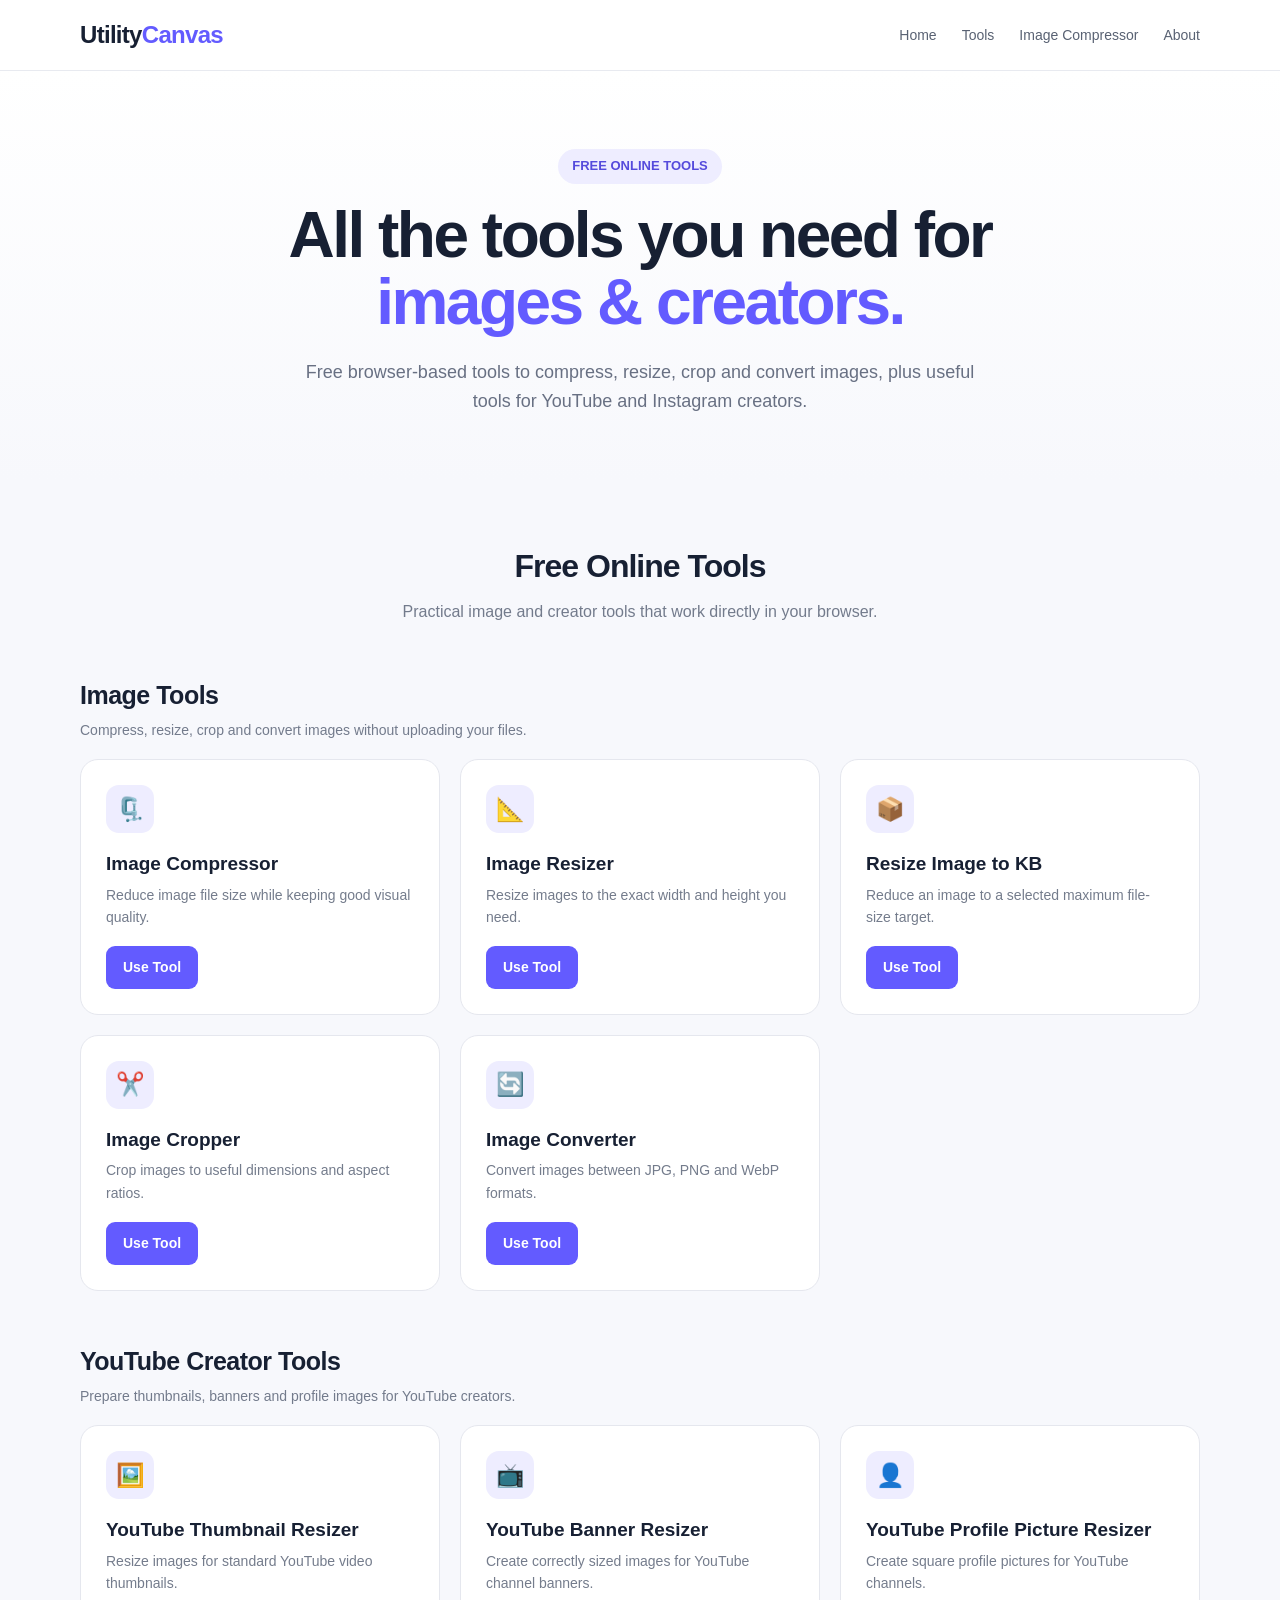
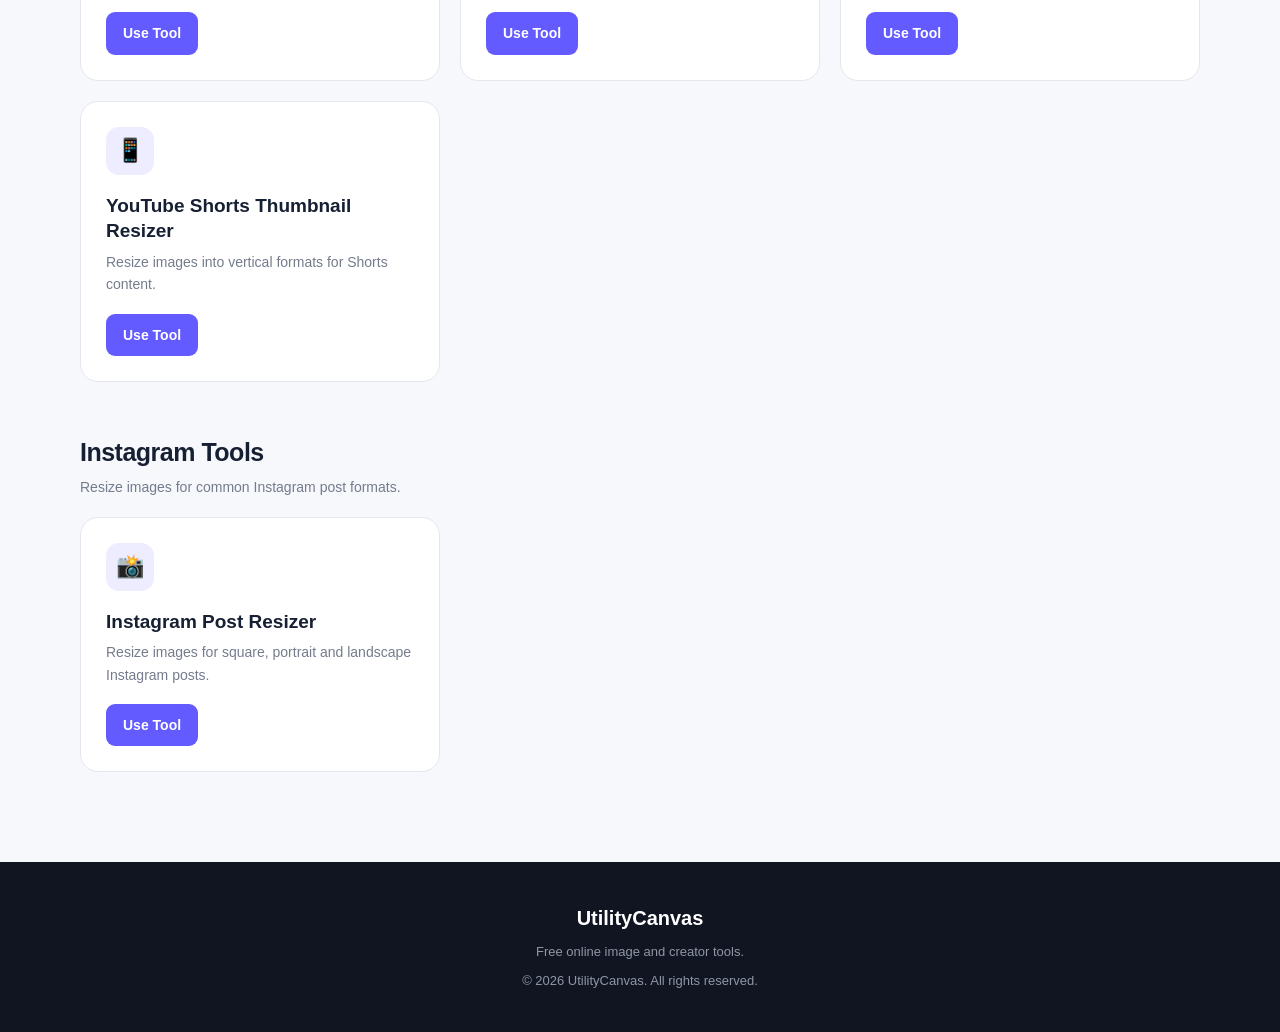
<file: tools.html>
<!DOCTYPE html>
<html lang="en">
<head>

<meta charset="UTF-8">
<meta name="viewport" content="width=device-width, initial-scale=1.0">

<title>UtilityCanvas — Free Online Image & Creator Tools</title>

<meta name="description" content="Explore free online image and creator tools from UtilityCanvas. Compress, resize, crop and convert images, plus tools for YouTube and Instagram creators.">

<meta name="robots" content="index, follow">

<link rel="canonical" href="https://utilitycanvas.pages.dev/tools.html">

<meta property="og:type" content="website">
<meta property="og:title" content="UtilityCanvas — Free Online Image & Creator Tools">
<meta property="og:description" content="Free browser-based image and creator tools for YouTube and Instagram creators.">
<meta property="og:url" content="https://utilitycanvas.pages.dev/tools.html">
<meta property="og:site_name" content="UtilityCanvas">

<meta name="twitter:card" content="summary">
<meta name="twitter:title" content="UtilityCanvas — Free Online Image & Creator Tools">
<meta name="twitter:description" content="Free browser-based image and creator tools for images, YouTube and Instagram content.">

<style>

*{
  box-sizing:border-box;
  margin:0;
  padding:0;
}

html{
  scroll-behavior:smooth;
}

body{
  font-family:Arial,Helvetica,sans-serif;
  background:#f7f8fc;
  color:#172033;
  line-height:1.6;
  min-height:100vh;
  display:flex;
  flex-direction:column;
}

a{
  text-decoration:none;
  color:inherit;
}

.container{
  width:min(1120px,92%);
  margin:auto;
}

/* HEADER */

header{
  background:#fff;
  border-bottom:1px solid #e8eaf0;
  position:sticky;
  top:0;
  z-index:20;
}

.nav{
  min-height:70px;
  display:flex;
  align-items:center;
  justify-content:space-between;
}

.logo{
  font-size:24px;
  font-weight:800;
  letter-spacing:-.7px;
}

.logo span{
  color:#635bff;
}

.nav-links{
  display:flex;
  gap:25px;
  font-size:14px;
  color:#596273;
}

.nav-links a:hover{
  color:#635bff;
}

/* HERO */

.hero{
  padding:78px 0 65px;
  text-align:center;
  background:linear-gradient(180deg,#fff 0%,#f7f8fc 100%);
}

.badge{
  display:inline-block;
  background:#eeedff;
  color:#554bdc;
  padding:7px 14px;
  border-radius:30px;
  font-size:13px;
  font-weight:700;
  margin-bottom:18px;
}

.hero h1{
  max-width:850px;
  margin:auto;
  font-size:clamp(38px,6vw,64px);
  line-height:1.05;
  letter-spacing:-2.5px;
}

.hero h1 span{
  color:#635bff;
}

.hero p{
  max-width:700px;
  margin:22px auto 0;
  color:#687083;
  font-size:18px;
}

/* TOOLS */

.tools{
  padding:60px 0 90px;
  flex:1;
}

.section-title{
  text-align:center;
  margin-bottom:35px;
}

.section-title h2{
  font-size:32px;
  letter-spacing:-1px;
}

.section-title p{
  color:#737b8c;
  margin-top:7px;
}

.category{
  margin-top:50px;
}

.category:first-of-type{
  margin-top:0;
}

.category-heading{
  margin-bottom:18px;
}

.category-heading h2{
  font-size:25px;
  letter-spacing:-.5px;
}

.category-heading p{
  color:#737b8c;
  font-size:14px;
  margin-top:4px;
}

.grid{
  display:grid;
  grid-template-columns:repeat(3,1fr);
  gap:20px;
}

.card{
  background:#fff;
  border:1px solid #e5e7ee;
  border-radius:18px;
  padding:25px;
  transition:.2s;
}

.card:hover{
  transform:translateY(-3px);
  box-shadow:0 12px 30px rgba(25,30,50,.08);
}

.icon{
  width:48px;
  height:48px;
  border-radius:13px;
  background:#eeedff;
  display:flex;
  align-items:center;
  justify-content:center;
  font-size:23px;
  margin-bottom:18px;
}

.card h3{
  font-size:19px;
  margin-bottom:7px;
  line-height:1.35;
}

.card p{
  font-size:14px;
  color:#747c8c;
  margin-bottom:18px;
}

.btn{
  display:inline-block;
  background:#635bff;
  color:#fff;
  padding:10px 17px;
  border-radius:9px;
  font-size:14px;
  font-weight:700;
}

.btn:hover{
  background:#5148e8;
}

/* FOOTER */

footer{
  background:#111522;
  color:#c9ced9;
  padding:40px 0;
  text-align:center;
  margin-top:auto;
}

footer strong{
  color:#fff;
  font-size:20px;
}

footer p{
  font-size:13px;
  margin-top:8px;
  color:#8e96a7;
}

/* MOBILE */

@media(max-width:900px){

  .grid{
    grid-template-columns:repeat(2,1fr);
  }

}

@media(max-width:700px){

  .nav-links{
    display:none;
  }

  .grid{
    grid-template-columns:1fr;
  }

}

@media(max-width:560px){

  .hero{
    padding:55px 0;
  }

  .hero h1{
    font-size:42px;
  }

  .hero p{
    font-size:16px;
  }

  .category-heading h2{
    font-size:23px;
  }

  .card{
    padding:20px;
  }

}

</style>

</head>

<body>

<header>

  <div class="container nav">

    <a class="logo" href="index.html">
      Utility<span>Canvas</span>
    </a>

    <nav class="nav-links">

      <a href="index.html">
        Home
      </a>

      <a href="tools.html">
        Tools
      </a>

      <a href="index.html#compressor">
        Image Compressor
      </a>

      <a href="index.html#about">
        About
      </a>

    </nav>

  </div>

</header>


<!-- HERO -->

<section class="hero">

  <div class="container">

    <div class="badge">
      FREE ONLINE TOOLS
    </div>

    <h1>
      All the tools you need for
      <span>images & creators.</span>
    </h1>

    <p>
      Free browser-based tools to compress, resize, crop and convert images,
      plus useful tools for YouTube and Instagram creators.
    </p>

  </div>

</section>


<!-- TOOLS -->

<section class="tools">

  <div class="container">

    <div class="section-title">

      <h2>
        Free Online Tools
      </h2>

      <p>
        Practical image and creator tools that work directly in your browser.
      </p>

    </div>


    <!-- IMAGE TOOLS -->

    <div class="category">

      <div class="category-heading">

        <h2>
          Image Tools
        </h2>

        <p>
          Compress, resize, crop and convert images without uploading your files.
        </p>

      </div>


      <div class="grid">


        <div class="card">

          <div class="icon">
            🗜️
          </div>

          <h3>
            Image Compressor
          </h3>

          <p>
            Reduce image file size while keeping good visual quality.
          </p>

          <a class="btn" href="index.html#compressor">
            Use Tool
          </a>

        </div>


        <div class="card">

          <div class="icon">
            📐
          </div>

          <h3>
            Image Resizer
          </h3>

          <p>
            Resize images to the exact width and height you need.
          </p>

          <a class="btn" href="resizer.html">
            Use Tool
          </a>

        </div>


        <div class="card">

          <div class="icon">
            📦
          </div>

          <h3>
            Resize Image to KB
          </h3>

          <p>
            Reduce an image to a selected maximum file-size target.
          </p>

          <a class="btn" href="kb.html">
            Use Tool
          </a>

        </div>


        <div class="card">

          <div class="icon">
            ✂️
          </div>

          <h3>
            Image Cropper
          </h3>

          <p>
            Crop images to useful dimensions and aspect ratios.
          </p>

          <a class="btn" href="cropper.html">
            Use Tool
          </a>

        </div>


        <div class="card">

          <div class="icon">
            🔄
          </div>

          <h3>
            Image Converter
          </h3>

          <p>
            Convert images between JPG, PNG and WebP formats.
          </p>

          <a class="btn" href="converter.html">
            Use Tool
          </a>

        </div>


      </div>

    </div>


    <!-- YOUTUBE TOOLS -->

    <div class="category">

      <div class="category-heading">

        <h2>
          YouTube Creator Tools
        </h2>

        <p>
          Prepare thumbnails, banners and profile images for YouTube creators.
        </p>

      </div>


      <div class="grid">


        <div class="card">

          <div class="icon">
            🖼️
          </div>

          <h3>
            YouTube Thumbnail Resizer
          </h3>

          <p>
            Resize images for standard YouTube video thumbnails.
          </p>

          <a class="btn" href="youtube-thumbnail.html">
            Use Tool
          </a>

        </div>


        <div class="card">

          <div class="icon">
            📺
          </div>

          <h3>
            YouTube Banner Resizer
          </h3>

          <p>
            Create correctly sized images for YouTube channel banners.
          </p>

          <a class="btn" href="youtube-banner.html">
            Use Tool
          </a>

        </div>


        <div class="card">

          <div class="icon">
            👤
          </div>

          <h3>
            YouTube Profile Picture Resizer
          </h3>

          <p>
            Create square profile pictures for YouTube channels.
          </p>

          <a class="btn" href="youtube-profile-picture.html">
            Use Tool
          </a>

        </div>


        <div class="card">

          <div class="icon">
            📱
          </div>

          <h3>
            YouTube Shorts Thumbnail Resizer
          </h3>

          <p>
            Resize images into vertical formats for Shorts content.
          </p>

          <a class="btn" href="youtube-shorts-thumbnail.html">
            Use Tool
          </a>

        </div>


      </div>

    </div>


    <!-- INSTAGRAM TOOLS -->

    <div class="category">

      <div class="category-heading">

        <h2>
          Instagram Tools
        </h2>

        <p>
          Resize images for common Instagram post formats.
        </p>

      </div>


      <div class="grid">


        <div class="card">

          <div class="icon">
            📸
          </div>

          <h3>
            Instagram Post Resizer
          </h3>

          <p>
            Resize images for square, portrait and landscape Instagram posts.
          </p>

          <a class="btn" href="instagram-post-resizer.html">
            Use Tool
          </a>

        </div>


      </div>

    </div>


  </div>

</section>


<!-- FOOTER -->

<footer>

  <div class="container">

    <strong>
      UtilityCanvas
    </strong>

    <p>
      Free online image and creator tools.
    </p>

    <p>
      © 2026 UtilityCanvas. All rights reserved.
    </p>

  </div>

</footer>


</body>
</html>
</file>
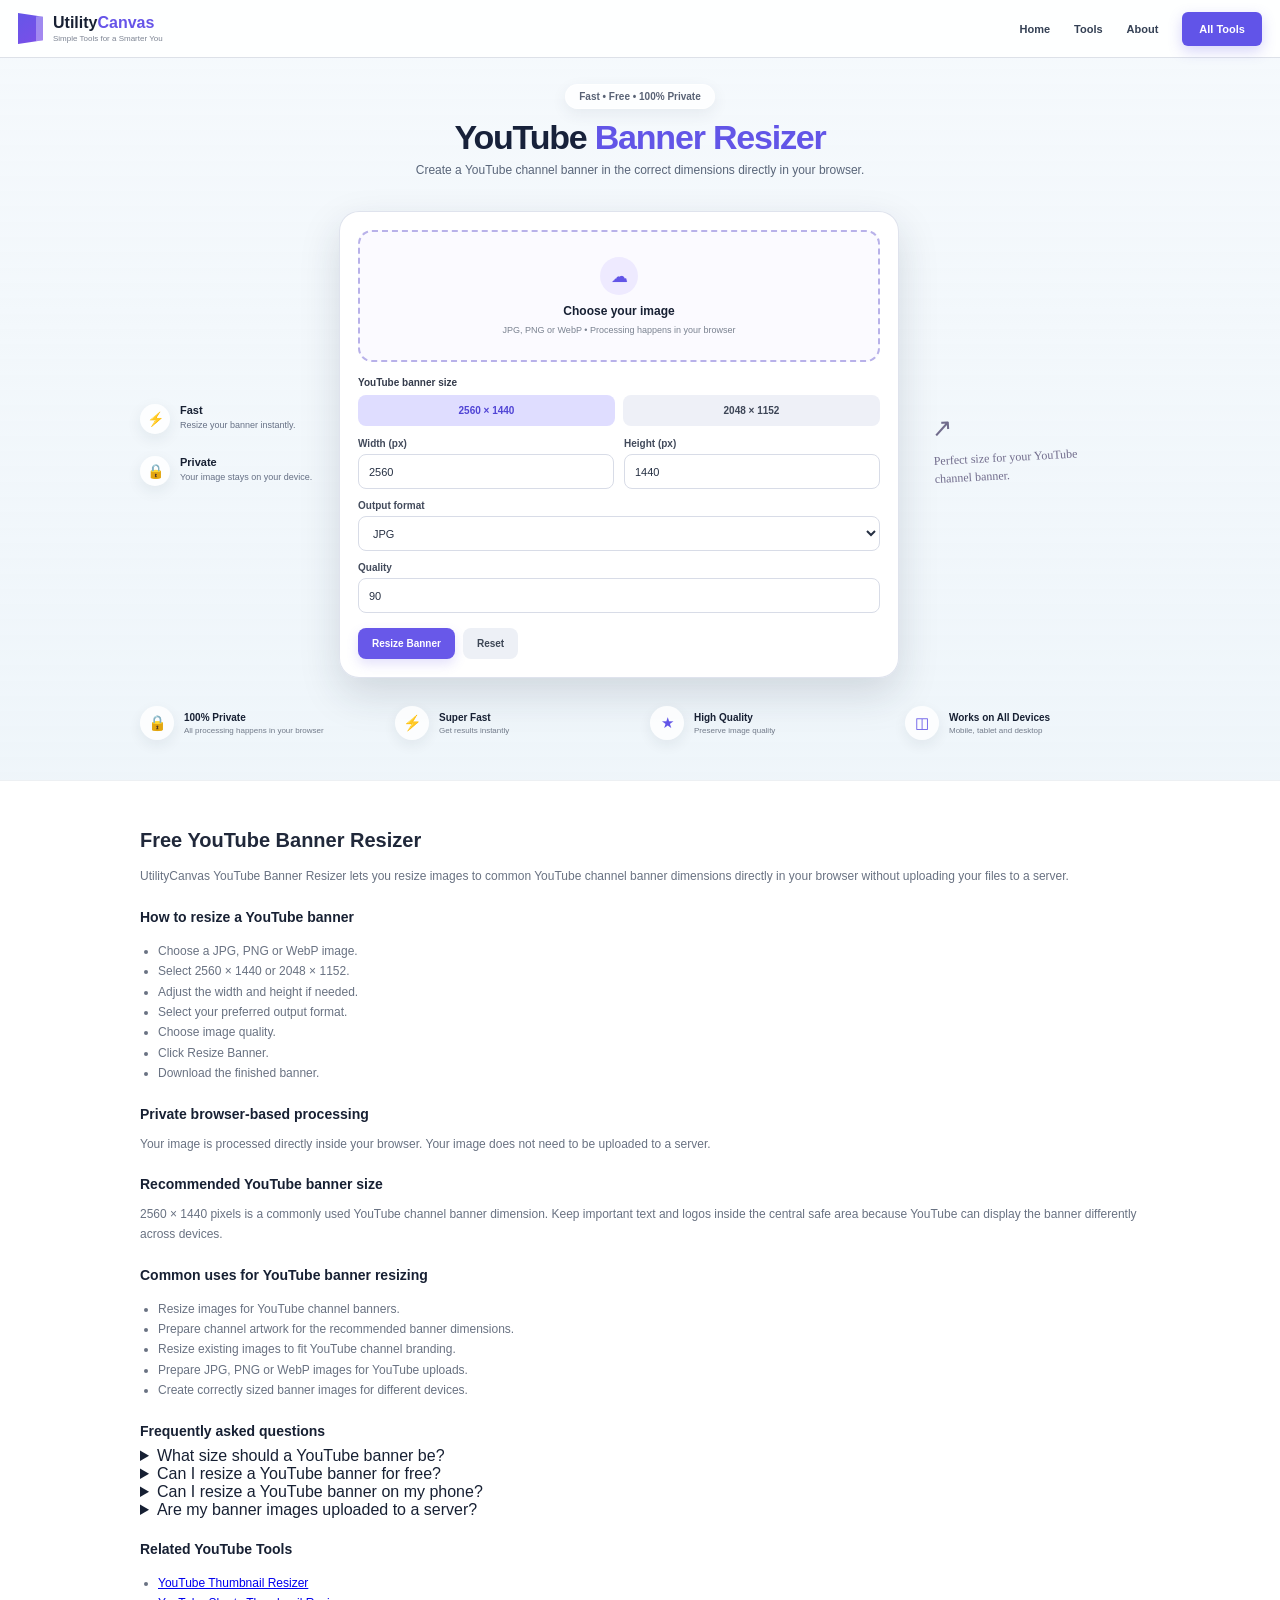
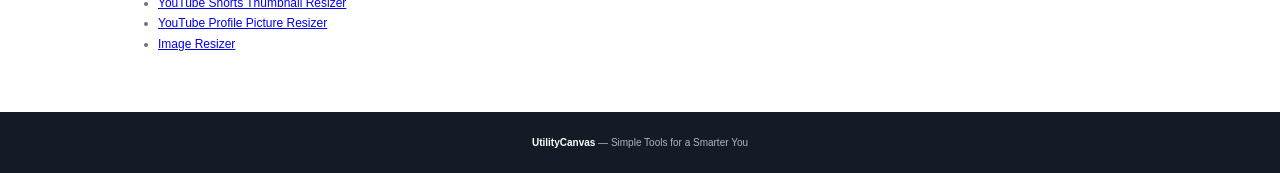
<file: youtube-banner.html>
<!DOCTYPE html>
<html lang="en">
<head>
<meta charset="UTF-8">
<meta name="viewport" content="width=device-width, initial-scale=1.0">

<title>YouTube Banner Resizer - UtilityCanvas</title>
<meta name="description" content="Resize images to YouTube channel banner dimensions directly in your browser. Fast, free and private.">
<link rel="canonical" href="https://utilitycanvas.pages.dev/youtube-banner.html">
<style>
*{box-sizing:border-box}

html,body{
  margin:0;
  padding:0;
}

body{
  font-family:Arial,Helvetica,sans-serif;
  color:#172033;
  background:#fff;
  min-height:100vh;
display:flex;
flex-direction:column;
}

.top-area{
  position:relative;
  overflow:hidden;
  background:
    linear-gradient(rgba(235,243,250,.48),rgba(231,241,248,.68)),
    url("https://images.unsplash.com/photo-1500534623283-312aade485b7?auto=format&fit=crop&w=2000&q=85")
    center/cover no-repeat;
}

header{
  height:58px;
  padding:0 18px;
  display:flex;
  align-items:center;
  justify-content:space-between;
  background:rgba(255,255,255,.88);
  backdrop-filter:blur(14px);
  -webkit-backdrop-filter:blur(14px);
  border-bottom:1px solid rgba(210,215,225,.75);
  position:relative;
  z-index:5;
}

.brand{
  display:flex;
  align-items:center;
  gap:10px;
}

.logo-mark{
  width:25px;
  height:31px;
  background:linear-gradient(145deg,#6556e8,#7c4ee8);
  clip-path:polygon(0 0,100% 12%,100% 88%,0 100%);
  position:relative;
}

.logo-mark:after{
  content:"";
  position:absolute;
  width:7px;
  height:25px;
  right:0;
  top:3px;
  background:rgba(255,255,255,.32);
  transform:skewY(-8deg);
}

.brand-text strong{
  display:block;
  font-size:16px;
  line-height:16px;
}

.brand-text strong span{
  color:#6654e8;
}

.brand-text small{
  display:block;
  color:#7c8493;
  font-size:8px;
  margin-top:3px;
}

nav{
  display:flex;
  align-items:center;
  gap:24px;
}

nav a{
  color:#344054;
  text-decoration:none;
  font-size:11px;
  font-weight:600;
}

.all-tools{
  background:#6154e8;
  color:#fff!important;
  padding:11px 17px;
  border-radius:6px;
  box-shadow:0 5px 14px rgba(97,84,232,.25);
}

.hero-wrap{
  max-width:1120px;
  margin:auto;
  padding:26px 20px 40px;
  position:relative;
}

.hero{
  text-align:center;
  position:relative;
  z-index:2;
}

.badge{
  display:inline-block;
  background:rgba(255,255,255,.76);
  border:1px solid rgba(255,255,255,.9);
  padding:6px 13px;
  border-radius:20px;
  font-size:10px;
  font-weight:700;
  color:#596275;
  box-shadow:0 5px 15px rgba(50,70,90,.08);
}

.hero h1{
  margin:10px 0 7px;
  font-size:34px;
  line-height:1.1;
  letter-spacing:-1.2px;
  color:#17213a;
}

.hero h1 span{
  color:#6255e7;
}

.hero p{
  margin:0;
  color:#596579;
  font-size:12px;
}

.layout{
  max-width:1000px;
  margin:34px auto 0;
  display:grid;
  grid-template-columns:175px minmax(0,560px) 175px;
  align-items:center;
  gap:24px;
}

.side{
  display:flex;
  flex-direction:column;
  gap:22px;
}

.feature{
  display:flex;
  gap:10px;
  align-items:flex-start;
}

.feature-icon{
  width:30px;
  height:30px;
  flex:none;
  border-radius:50%;
  background:rgba(255,255,255,.82);
  display:flex;
  align-items:center;
  justify-content:center;
  color:#6255e7;
  font-size:14px;
  box-shadow:0 5px 15px rgba(30,45,60,.08);
}

.feature strong{
  display:block;
  font-size:11px;
  margin-bottom:3px;
}

.feature p{
  margin:0;
  color:#667085;
  font-size:9px;
  line-height:1.35;
}

.note{
  color:#716c8c;
  font-family:"Comic Sans MS",cursive;
  font-size:12px;
  line-height:1.5;
  transform:rotate(-3deg);
  padding:10px;
}

.note:before{
  content:"↗";
  font-size:25px;
  display:block;
  margin-bottom:4px;
}

.card{
  background:rgba(255,255,255,.96);
  border:1px solid rgba(220,224,235,.9);
  border-radius:20px;
  padding:18px;
  box-shadow:0 16px 40px rgba(30,40,60,.15);
}

.upload{
  border:2px dashed #b8b1e9;
  border-radius:14px;
  padding:25px 14px;
  text-align:center;
  background:#fbfaff;
  transition:.2s;
}

.upload:hover{
  background:#f7f5ff;
}

.upload-icon{
  width:38px;
  height:38px;
  margin:0 auto 9px;
  border-radius:50%;
  background:#eeeaff;
  color:#6255e7;
  display:flex;
  align-items:center;
  justify-content:center;
  font-size:17px;
}

.upload label{
  display:block;
  font-size:12px;
  font-weight:700;
  cursor:pointer;
}

.upload input{
  display:none;
}

.upload p{
  margin:7px 0 0;
  color:#7a8290;
  font-size:9px;
}

.preview{
  display:none;
  margin-top:12px;
  padding:10px;
  background:#f3f4f8;
  border-radius:11px;
  text-align:center;
}

.preview.show{
  display:block;
}

canvas{
  max-width:100%;
  height:auto;
  max-height:220px;
  display:block;
  margin:auto;
  border-radius:5px;
  background:#fff;
}

.safe-note{
  margin-top:7px;
  color:#737b8a;
  font-size:9px;
}

.section-label{
  font-size:10px;
  font-weight:700;
  margin-top:15px;
  color:#343b4b;
}

.presets{
  display:grid;
  grid-template-columns:repeat(2,1fr);
  gap:8px;
  margin-top:7px;
}

button{
  border:0;
  font-family:inherit;
  cursor:pointer;
  font-weight:700;
}

.preset{
  padding:10px 8px;
  border-radius:8px;
  background:#eef0f7;
  color:#3e4657;
  font-size:10px;
}

.preset.active{
  background:#dfddff;
  color:#5044d5;
}

.grid{
  display:grid;
  grid-template-columns:1fr 1fr;
  gap:10px;
  margin-top:12px;
}

.field label{
  display:block;
  margin-bottom:5px;
  font-size:10px;
  font-weight:700;
  color:#424a5b;
}

input,select{
  width:100%;
  height:35px;
  border:1px solid #d8dce7;
  border-radius:8px;
  padding:0 10px;
  background:#fff;
  color:#263043;
  font-size:11px;
  outline:none;
}

input:focus,select:focus{
  border-color:#8b82ed;
  box-shadow:0 0 0 2px rgba(98,85,231,.08);
}

.actions{
  display:flex;
  gap:8px;
  margin-top:15px;
}

.primary,
.secondary,
.download{
  padding:10px 14px;
  border-radius:8px;
  font-size:10px;
}

.primary,
.download{
  background:#6858e9;
  color:#fff;
  box-shadow:0 5px 12px rgba(104,88,233,.18);
}

.secondary{
  background:#edf0f6;
  color:#3d4655;
}

.result{
  margin-top:14px;
  padding:12px;
  border-radius:11px;
  background:#f6f7fb;
  display:none;
}

.result h3{
  margin:0 0 9px;
  font-size:11px;
}

.stats{
  display:grid;
  grid-template-columns:repeat(3,1fr);
  gap:7px;
}

.stat{
  background:#fff;
  border-radius:8px;
  padding:9px 5px;
  text-align:center;
}

.stat strong{
  display:block;
  font-size:10px;
}

.stat small{
  color:#78808e;
  font-size:8px;
}

.download{
  width:100%;
  margin-top:10px;
}

.bottom-features{
  max-width:1000px;
  margin:28px auto 0;
  display:grid;
  grid-template-columns:repeat(4,1fr);
  gap:20px;
  position:relative;
  z-index:2;
}

.bottom-feature{
  display:flex;
  gap:10px;
  align-items:center;
}

.bottom-icon{
  width:34px;
  height:34px;
  flex:none;
  border-radius:50%;
  background:rgba(255,255,255,.82);
  display:flex;
  align-items:center;
  justify-content:center;
  color:#6255e7;
  font-size:15px;
  box-shadow:0 5px 14px rgba(30,45,60,.07);
}

.bottom-feature strong{
  display:block;
  font-size:10px;
}

.bottom-feature span{
  display:block;
  color:#727b8a;
  font-size:8px;
  margin-top:3px;
}

.info{
  background:#fff;
  padding:48px 20px 42px;
  border-top:1px solid #edf0f3;
}

.info-inner{
  max-width:1000px;
  margin:auto;
}

.info h2{
  margin:0 0 14px;
  font-size:20px;
  color:#20283a;
}

.info h3{
  margin:22px 0 8px;
  font-size:14px;
}

.info p,
.info li{
  color:#697282;
  font-size:12px;
  line-height:1.7;
}

.info ul{
  padding-left:18px;
}

footer{
  background:#151a27;
  color:#aeb5c3;
  text-align:center;
  padding:25px 15px;
  font-size:10px;
  margin-top:auto;
}

footer strong{
  color:#fff;
}

@media(max-width:900px){
  .layout{
    grid-template-columns:minmax(0,560px);
    justify-content:center;
  }

  .side{
    display:none;
  }

  .bottom-features{
    grid-template-columns:1fr 1fr;
    max-width:560px;
  }
}

@media(max-width:600px){
  header{
    height:58px;
    padding:0 15px;
  }

  .brand-text small{
    font-size:7px;
  }

  nav{
    gap:12px;
  }

  nav a{
    font-size:9px;
  }

  nav a:nth-child(3){
    display:none;
  }

  .all-tools{
    padding:9px 11px;
  }

  .hero-wrap{
    padding:25px 12px 30px;
  }

  .hero h1{
    font-size:27px;
  }

  .hero p{
    font-size:10px;
  }

  .layout{
    margin-top:25px;
    width:100%;
  }

  .card{
    padding:15px;
    border-radius:17px;
  }

  .upload{
    padding:22px 10px;
  }

  .grid{
    grid-template-columns:1fr;
  }

  .bottom-features{
    grid-template-columns:1fr 1fr;
    gap:18px 10px;
    margin-top:24px;
  }

  .bottom-feature strong{
    font-size:9px;
  }

  .bottom-feature span{
    font-size:7px;
  }

  .bottom-icon{
    width:30px;
    height:30px;
  }

  .info{
    padding:38px 15px;
  }

  .info h2{
    font-size:18px;
  }
}
</style>
</head>

<body>

<div class="top-area">

<header>
  <div class="brand">
    <div class="logo-mark"></div>
    <div class="brand-text">
      <strong>Utility<span>Canvas</span></strong>
      <small>Simple Tools for a Smarter You</small>
    </div>
  </div>

  <nav>
    <a href="index.html">Home</a>
    <a href="tools.html">Tools</a>
    <a href="index.html">About</a>
<a class="all-tools" href="tools.html">All Tools</a>
  </nav>
</header>

<div class="hero-wrap">

<section class="hero">
  <div class="badge">Fast • Free • 100% Private</div>
  <h1>YouTube <span>Banner Resizer</span></h1>
  <p>Create a YouTube channel banner in the correct dimensions directly in your browser.</p>
</section>

<div class="layout">

  <div class="side">
    <div class="feature">
      <div class="feature-icon">⚡</div>
      <div>
        <strong>Fast</strong>
        <p>Resize your banner instantly.</p>
      </div>
    </div>

    <div class="feature">
      <div class="feature-icon">🔒</div>
      <div>
        <strong>Private</strong>
        <p>Your image stays on your device.</p>
      </div>
    </div>
  </div>

  <div class="card">

    <div class="upload">
      <div class="upload-icon">☁</div>
      <label for="file">Choose your image</label>
      <input id="file" type="file" accept="image/jpeg,image/png,image/webp">
      <p>JPG, PNG or WebP • Processing happens in your browser</p>
    </div>

    <div class="preview" id="preview">
      <canvas id="canvas"></canvas>
      <div class="safe-note">
        The center area is kept visible for important text and logos.
      </div>
    </div>

    <div class="section-label">YouTube banner size</div>

    <div class="presets">
      <button class="preset active" data-w="2560" data-h="1440">2560 × 1440</button>
      <button class="preset" data-w="2048" data-h="1152">2048 × 1152</button>
    </div>

    <div class="grid">

      <div class="field">
        <label>Width (px)</label>
        <input id="width" type="number" value="2560" min="100" max="8000">
      </div>

      <div class="field">
        <label>Height (px)</label>
        <input id="height" type="number" value="1440" min="100" max="8000">
      </div>

    </div>

    <div class="field" style="margin-top:11px">
      <label>Output format</label>
      <select id="format">
        <option value="image/jpeg">JPG</option>
        <option value="image/png">PNG</option>
        <option value="image/webp">WebP</option>
      </select>
    </div>

    <div class="field" style="margin-top:11px">
      <label>Quality</label>
      <input id="quality" type="number" value="90" min="10" max="100">
    </div>

    <div class="actions">
      <button class="primary" id="resize">Resize Banner</button>
      <button class="secondary" id="reset">Reset</button>
    </div>

    <div class="result" id="result">
      <h3>YouTube banner ready</h3>

      <div class="stats">
        <div class="stat">
          <strong id="originalSize">-</strong>
          <small>Original</small>
        </div>

        <div class="stat">
          <strong id="outputSize">-</strong>
          <small>Output</small>
        </div>

        <div class="stat">
          <strong id="dimensions">-</strong>
          <small>Dimensions</small>
        </div>
      </div>

      <button class="download" id="download">
        Download Banner
      </button>
    </div>

  </div>

  <div class="side">
    <div class="note">
      Perfect size for your YouTube channel banner.
    </div>
  </div>

</div>

<div class="bottom-features">

  <div class="bottom-feature">
    <div class="bottom-icon">🔒</div>
    <div>
      <strong>100% Private</strong>
      <span>All processing happens in your browser</span>
    </div>
  </div>

  <div class="bottom-feature">
    <div class="bottom-icon">⚡</div>
    <div>
      <strong>Super Fast</strong>
      <span>Get results instantly</span>
    </div>
  </div>

  <div class="bottom-feature">
    <div class="bottom-icon">★</div>
    <div>
      <strong>High Quality</strong>
      <span>Preserve image quality</span>
    </div>
  </div>

  <div class="bottom-feature">
    <div class="bottom-icon">◫</div>
    <div>
      <strong>Works on All Devices</strong>
      <span>Mobile, tablet and desktop</span>
    </div>
  </div>

</div>

</div>
</div>

<section class="info">
  <div class="info-inner">

    <h2>Free YouTube Banner Resizer</h2>

    <p>
      UtilityCanvas YouTube Banner Resizer lets you resize images to common
      YouTube channel banner dimensions directly in your browser without
      uploading your files to a server.
    </p>

    <h3>How to resize a YouTube banner</h3>

    <ul>
      <li>Choose a JPG, PNG or WebP image.</li>
      <li>Select 2560 × 1440 or 2048 × 1152.</li>
      <li>Adjust the width and height if needed.</li>
      <li>Select your preferred output format.</li>
      <li>Choose image quality.</li>
      <li>Click Resize Banner.</li>
      <li>Download the finished banner.</li>
    </ul>

    <h3>Private browser-based processing</h3>

    <p>
      Your image is processed directly inside your browser.
      Your image does not need to be uploaded to a server.
    </p>

    <h3>Recommended YouTube banner size</h3>

    <p>
      2560 × 1440 pixels is a commonly used YouTube channel banner dimension.
      Keep important text and logos inside the central safe area because
      YouTube can display the banner differently across devices.
    </p>
<h3>
  Common uses for YouTube banner resizing
</h3>
<ul>
  <li>Resize images for YouTube channel banners.</li>
  <li>Prepare channel artwork for the recommended banner dimensions.</li>
  <li>Resize existing images to fit YouTube channel branding.</li>
  <li>Prepare JPG, PNG or WebP images for YouTube uploads.</li>
  <li>Create correctly sized banner images for different devices.</li>
</ul>

<h3>
  Frequently asked questions
</h3>
<details>
  <summary>What size should a YouTube banner be?</summary>
  <p>
    The recommended YouTube banner size is 2560 × 1440 pixels.
  </p>
</details>
<details>
  <summary>Can I resize a YouTube banner for free?</summary>
  <p>
    Yes. UtilityCanvas lets you resize images for YouTube channel banners directly in your browser for free.
  </p>
</details>
<details>
  <summary>Can I resize a YouTube banner on my phone?</summary>
  <p>
    Yes. The YouTube Banner Resizer works in modern mobile browsers as well as on tablets and desktop devices.
  </p>
</details>
<details>
  <summary>Are my banner images uploaded to a server?</summary>
  <p>
    No. Image processing happens directly in your browser, so your image does not need to be uploaded to a server.
  </p>
</details>

<h3>
  Related YouTube Tools
</h3>
<ul>
  <li><a href="youtube-thumbnail.html">YouTube Thumbnail Resizer</a></li>
  <li><a href="youtube-shorts-thumbnail.html">YouTube Shorts Thumbnail Resizer</a></li>
  <li><a href="youtube-profile-picture.html">YouTube Profile Picture Resizer</a></li>
  <li><a href="resizer.html">Image Resizer</a></li>
</ul>
    
  </div>
</section>

<footer>
  <strong>UtilityCanvas</strong> — Simple Tools for a Smarter You
</footer>

<script>
const fileInput = document.getElementById("file");
const canvas = document.getElementById("canvas");
const ctx = canvas.getContext("2d");

const widthInput = document.getElementById("width");
const heightInput = document.getElementById("height");
const formatInput = document.getElementById("format");
const qualityInput = document.getElementById("quality");

const resizeBtn = document.getElementById("resize");
const resetBtn = document.getElementById("reset");
const result = document.getElementById("result");
const preview = document.getElementById("preview");

const originalSize = document.getElementById("originalSize");
const outputSize = document.getElementById("outputSize");
const dimensions = document.getElementById("dimensions");
const downloadBtn = document.getElementById("download");

let image = null;
let originalFile = null;
let outputBlob = null;

function formatBytes(bytes){
  if(bytes < 1024) return bytes + " B";
  if(bytes < 1024 * 1024)
    return (bytes / 1024).toFixed(2) + " KB";
  return (bytes / (1024 * 1024)).toFixed(2) + " MB";
}

fileInput.addEventListener("change", () => {

  const file = fileInput.files[0];
  if(!file) return;

  originalFile = file;

  const reader = new FileReader();

  reader.onload = e => {

    const img = new Image();

    img.onload = () => {

      image = img;

      canvas.width = img.width;
      canvas.height = img.height;

      ctx.clearRect(0,0,canvas.width,canvas.height);
      ctx.drawImage(img,0,0);

      preview.classList.add("show");
      result.style.display = "none";
      outputBlob = null;
    };

    img.src = e.target.result;
  };

  reader.readAsDataURL(file);
});

document.querySelectorAll(".preset").forEach(button => {

  button.addEventListener("click", () => {

    document.querySelectorAll(".preset")
      .forEach(b => b.classList.remove("active"));

    button.classList.add("active");

    widthInput.value = button.dataset.w;
    heightInput.value = button.dataset.h;
  });

});

resizeBtn.addEventListener("click", () => {

  if(!image){
    alert("Please choose an image first.");
    return;
  }

  const targetW = parseInt(widthInput.value);
  const targetH = parseInt(heightInput.value);

  if(!targetW || !targetH || targetW < 100 || targetH < 100){
    alert("Please enter valid dimensions.");
    return;
  }

  canvas.width = targetW;
  canvas.height = targetH;

  ctx.clearRect(0,0,targetW,targetH);

  const sourceRatio = image.width / image.height;
  const targetRatio = targetW / targetH;

  let drawW, drawH, offsetX, offsetY;

  if(sourceRatio > targetRatio){

    drawH = targetH;
    drawW = drawH * sourceRatio;
    offsetX = (targetW - drawW) / 2;
    offsetY = 0;

  }else{

    drawW = targetW;
    drawH = drawW / sourceRatio;
    offsetX = 0;
    offsetY = (targetH - drawH) / 2;

  }

  ctx.drawImage(
    image,
    offsetX,
    offsetY,
    drawW,
    drawH
  );

  const quality = Math.max(
    0.1,
    Math.min(1, parseInt(qualityInput.value) / 100)
  );

  canvas.toBlob(blob => {

    if(!blob) return;

    outputBlob = blob;

    originalSize.textContent = formatBytes(originalFile.size);
    outputSize.textContent = formatBytes(blob.size);
    dimensions.textContent = targetW + " × " + targetH + " px";

    result.style.display = "block";

  }, formatInput.value, quality);

});

downloadBtn.addEventListener("click", () => {

  if(!outputBlob) return;

  let extension = "jpg";

  if(formatInput.value === "image/png")
    extension = "png";

  if(formatInput.value === "image/webp")
    extension = "webp";

  const url = URL.createObjectURL(outputBlob);

  const a = document.createElement("a");

  a.href = url;
  a.download = "utilitycanvas-youtube-banner." + extension;

  document.body.appendChild(a);
  a.click();
  a.remove();

  setTimeout(() => URL.revokeObjectURL(url),1000);

});

resetBtn.addEventListener("click", () => {

  fileInput.value = "";

  image = null;
  originalFile = null;
  outputBlob = null;

  ctx.clearRect(0,0,canvas.width,canvas.height);

  preview.classList.remove("show");
  result.style.display = "none";

  widthInput.value = 2560;
  heightInput.value = 1440;
  formatInput.value = "image/jpeg";
  qualityInput.value = 90;

  document.querySelectorAll(".preset")
    .forEach(b => b.classList.remove("active"));

  document.querySelector(".preset[data-w='2560']")
    .classList.add("active");

});
</script>

</body>
</html>
</file>
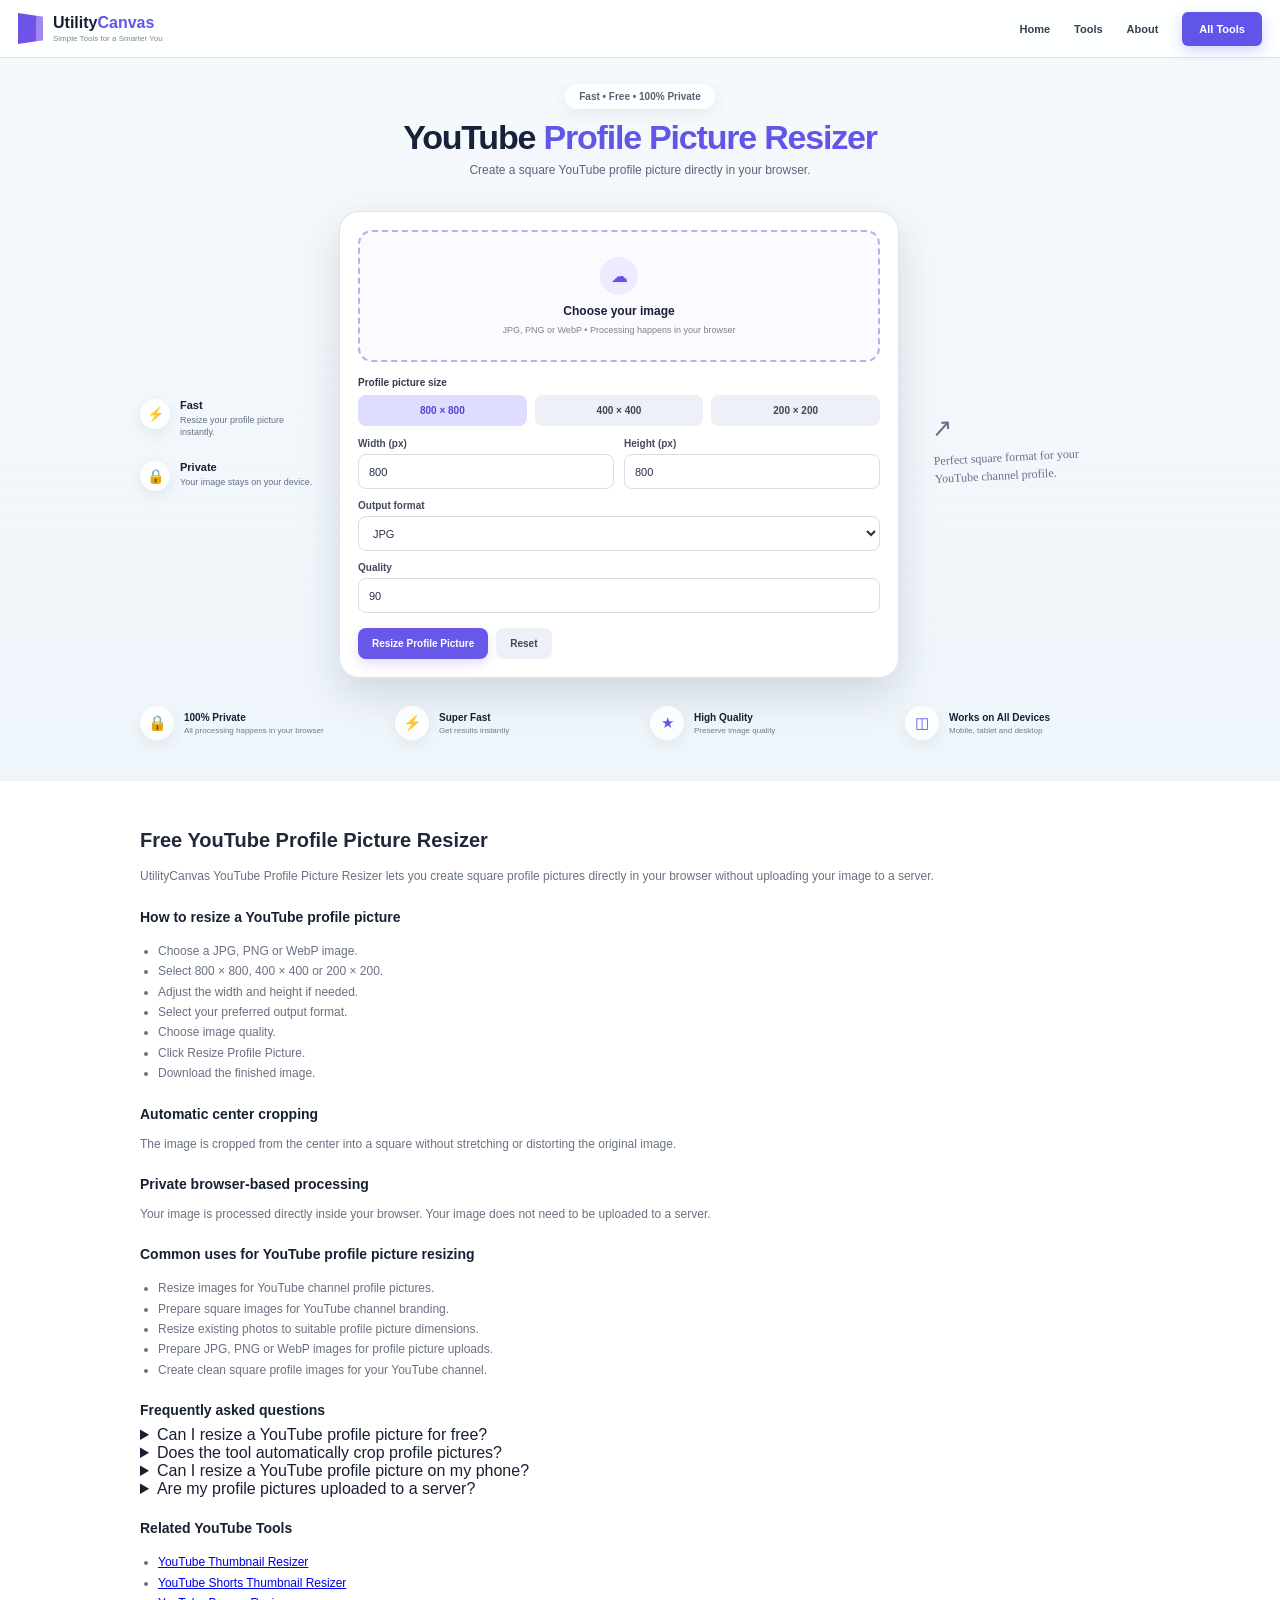
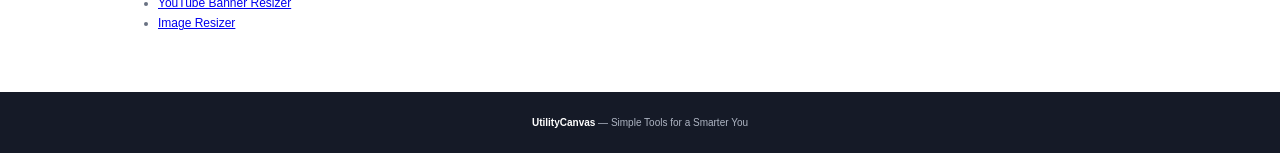
<file: youtube-profile-picture.html>
<!DOCTYPE html>
<html lang="en">
<head>
<meta charset="UTF-8">
<meta name="viewport" content="width=device-width, initial-scale=1.0">

<title>YouTube Profile Picture Resizer - UtilityCanvas</title>
<meta name="description" content="Resize and crop images for YouTube profile pictures directly in your browser. Fast, free and private.">
<link rel="canonical" href="https://utilitycanvas.pages.dev/youtube-profile-picture.html">
<style>
*{box-sizing:border-box}

html,body{margin:0;padding:0}

body{
  font-family:Arial,Helvetica,sans-serif;
  color:#172033;
  background:#fff;
  min-height:100vh;
display:flex;
flex-direction:column;
}

.top-area{
  position:relative;
  overflow:hidden;
  background:
    linear-gradient(rgba(235,243,250,.48),rgba(231,241,248,.68)),
    url("https://images.unsplash.com/photo-1500534623283-312aade485b7?auto=format&fit=crop&w=2000&q=85")
    center/cover no-repeat;
}

header{
  height:58px;
  padding:0 18px;
  display:flex;
  align-items:center;
  justify-content:space-between;
  background:rgba(255,255,255,.88);
  backdrop-filter:blur(14px);
  -webkit-backdrop-filter:blur(14px);
  border-bottom:1px solid rgba(210,215,225,.75);
  position:relative;
  z-index:5;
}

.brand{
  display:flex;
  align-items:center;
  gap:10px;
}

.logo-mark{
  width:25px;
  height:31px;
  background:linear-gradient(145deg,#6556e8,#7c4ee8);
  clip-path:polygon(0 0,100% 12%,100% 88%,0 100%);
  position:relative;
}

.logo-mark:after{
  content:"";
  position:absolute;
  width:7px;
  height:25px;
  right:0;
  top:3px;
  background:rgba(255,255,255,.32);
  transform:skewY(-8deg);
}

.brand-text strong{
  display:block;
  font-size:16px;
  line-height:16px;
}

.brand-text strong span{color:#6654e8}

.brand-text small{
  display:block;
  color:#7c8493;
  font-size:8px;
  margin-top:3px;
}

nav{
  display:flex;
  align-items:center;
  gap:24px;
}

nav a{
  color:#344054;
  text-decoration:none;
  font-size:11px;
  font-weight:600;
}

.all-tools{
  background:#6154e8;
  color:#fff!important;
  padding:11px 17px;
  border-radius:6px;
  box-shadow:0 5px 14px rgba(97,84,232,.25);
}

.hero-wrap{
  max-width:1120px;
  margin:auto;
  padding:26px 20px 40px;
  position:relative;
}

.hero{
  text-align:center;
  position:relative;
  z-index:2;
}

.badge{
  display:inline-block;
  background:rgba(255,255,255,.76);
  border:1px solid rgba(255,255,255,.9);
  padding:6px 13px;
  border-radius:20px;
  font-size:10px;
  font-weight:700;
  color:#596275;
  box-shadow:0 5px 15px rgba(50,70,90,.08);
}

.hero h1{
  margin:10px 0 7px;
  font-size:34px;
  line-height:1.1;
  letter-spacing:-1.2px;
  color:#17213a;
}

.hero h1 span{color:#6255e7}

.hero p{
  margin:0;
  color:#596579;
  font-size:12px;
}

.layout{
  max-width:1000px;
  margin:34px auto 0;
  display:grid;
  grid-template-columns:175px minmax(0,560px) 175px;
  align-items:center;
  gap:24px;
}

.side{
  display:flex;
  flex-direction:column;
  gap:22px;
}

.feature{
  display:flex;
  gap:10px;
  align-items:flex-start;
}

.feature-icon{
  width:30px;
  height:30px;
  flex:none;
  border-radius:50%;
  background:rgba(255,255,255,.82);
  display:flex;
  align-items:center;
  justify-content:center;
  color:#6255e7;
  font-size:14px;
  box-shadow:0 5px 15px rgba(30,45,60,.08);
}

.feature strong{
  display:block;
  font-size:11px;
  margin-bottom:3px;
}

.feature p{
  margin:0;
  color:#667085;
  font-size:9px;
  line-height:1.35;
}

.note{
  color:#716c8c;
  font-family:"Comic Sans MS",cursive;
  font-size:12px;
  line-height:1.5;
  transform:rotate(-3deg);
  padding:10px;
}

.note:before{
  content:"↗";
  font-size:25px;
  display:block;
  margin-bottom:4px;
}

.card{
  background:rgba(255,255,255,.96);
  border:1px solid rgba(220,224,235,.9);
  border-radius:20px;
  padding:18px;
  box-shadow:0 16px 40px rgba(30,40,60,.15);
}

.upload{
  border:2px dashed #b8b1e9;
  border-radius:14px;
  padding:25px 14px;
  text-align:center;
  background:#fbfaff;
  transition:.2s;
}

.upload:hover{background:#f7f5ff}

.upload-icon{
  width:38px;
  height:38px;
  margin:0 auto 9px;
  border-radius:50%;
  background:#eeeaff;
  color:#6255e7;
  display:flex;
  align-items:center;
  justify-content:center;
  font-size:17px;
}

.upload label{
  display:block;
  font-size:12px;
  font-weight:700;
  cursor:pointer;
}

.upload input{display:none}

.upload p{
  margin:7px 0 0;
  color:#7a8290;
  font-size:9px;
}

.preview{
  display:none;
  margin-top:12px;
  padding:12px;
  background:#f3f4f8;
  border-radius:11px;
  text-align:center;
}

.preview.show{display:block}

canvas{
  width:220px;
  height:220px;
  max-width:100%;
  display:block;
  margin:auto;
  border-radius:50%;
  background:#fff;
  object-fit:contain;
}

.preview-note{
  margin-top:8px;
  color:#737b8a;
  font-size:9px;
}

.section-label{
  font-size:10px;
  font-weight:700;
  margin-top:15px;
  color:#343b4b;
}

.presets{
  display:grid;
  grid-template-columns:repeat(3,1fr);
  gap:8px;
  margin-top:7px;
}

button{
  border:0;
  font-family:inherit;
  cursor:pointer;
  font-weight:700;
}

.preset{
  padding:10px 8px;
  border-radius:8px;
  background:#eef0f7;
  color:#3e4657;
  font-size:10px;
}

.preset.active{
  background:#dfddff;
  color:#5044d5;
}

.grid{
  display:grid;
  grid-template-columns:1fr 1fr;
  gap:10px;
  margin-top:12px;
}

.field label{
  display:block;
  margin-bottom:5px;
  font-size:10px;
  font-weight:700;
  color:#424a5b;
}

input,select{
  width:100%;
  height:35px;
  border:1px solid #d8dce7;
  border-radius:8px;
  padding:0 10px;
  background:#fff;
  color:#263043;
  font-size:11px;
  outline:none;
}

input:focus,select:focus{
  border-color:#8b82ed;
  box-shadow:0 0 0 2px rgba(98,85,231,.08);
}

.actions{
  display:flex;
  gap:8px;
  margin-top:15px;
}

.primary,.secondary,.download{
  padding:10px 14px;
  border-radius:8px;
  font-size:10px;
}

.primary,.download{
  background:#6858e9;
  color:#fff;
  box-shadow:0 5px 12px rgba(104,88,233,.18);
}

.secondary{
  background:#edf0f6;
  color:#3d4655;
}

.result{
  margin-top:14px;
  padding:12px;
  border-radius:11px;
  background:#f6f7fb;
  display:none;
}

.result h3{
  margin:0 0 9px;
  font-size:11px;
}

.stats{
  display:grid;
  grid-template-columns:repeat(3,1fr);
  gap:7px;
}

.stat{
  background:#fff;
  border-radius:8px;
  padding:9px 5px;
  text-align:center;
}

.stat strong{
  display:block;
  font-size:10px;
}

.stat small{
  color:#78808e;
  font-size:8px;
}

.download{
  width:100%;
  margin-top:10px;
}

.bottom-features{
  max-width:1000px;
  margin:28px auto 0;
  display:grid;
  grid-template-columns:repeat(4,1fr);
  gap:20px;
  position:relative;
  z-index:2;
}

.bottom-feature{
  display:flex;
  gap:10px;
  align-items:center;
}

.bottom-icon{
  width:34px;
  height:34px;
  flex:none;
  border-radius:50%;
  background:rgba(255,255,255,.82);
  display:flex;
  align-items:center;
  justify-content:center;
  color:#6255e7;
  font-size:15px;
  box-shadow:0 5px 14px rgba(30,45,60,.07);
}

.bottom-feature strong{
  display:block;
  font-size:10px;
}

.bottom-feature span{
  display:block;
  color:#727b8a;
  font-size:8px;
  margin-top:3px;
}

.info{
  background:#fff;
  padding:48px 20px 42px;
  border-top:1px solid #edf0f3;
}

.info-inner{
  max-width:1000px;
  margin:auto;
}

.info h2{
  margin:0 0 14px;
  font-size:20px;
  color:#20283a;
}

.info h3{
  margin:22px 0 8px;
  font-size:14px;
}

.info p,.info li{
  color:#697282;
  font-size:12px;
  line-height:1.7;
}

.info ul{padding-left:18px}

footer{
  background:#151a27;
  color:#aeb5c3;
  text-align:center;
  padding:25px 15px;
  font-size:10px;
  margin-top:auto;
}

footer strong{color:#fff}

@media(max-width:900px){
  .layout{
    grid-template-columns:minmax(0,560px);
    justify-content:center;
  }

  .side{display:none}

  .bottom-features{
    grid-template-columns:1fr 1fr;
    max-width:560px;
  }
}

@media(max-width:600px){
  header{
    height:58px;
    padding:0 15px;
  }

  .brand-text small{font-size:7px}

  nav{gap:12px}

  nav a{font-size:9px}

  nav a:nth-child(3){display:none}

  .all-tools{padding:9px 11px}

  .hero-wrap{
    padding:25px 12px 30px;
  }

  .hero h1{font-size:27px}

  .hero p{font-size:10px}

  .layout{
    margin-top:25px;
    width:100%;
  }

  .card{
    padding:15px;
    border-radius:17px;
  }

  .upload{padding:22px 10px}

  .grid{grid-template-columns:1fr}

  .presets{
    grid-template-columns:1fr 1fr 1fr;
  }

  .bottom-features{
    grid-template-columns:1fr 1fr;
    gap:18px 10px;
    margin-top:24px;
  }

  .bottom-feature strong{font-size:9px}

  .bottom-feature span{font-size:7px}

  .bottom-icon{
    width:30px;
    height:30px;
  }

  .info{padding:38px 15px}

  .info h2{font-size:18px}
}
</style>
</head>

<body>

<div class="top-area">

<header>
  <div class="brand">
    <div class="logo-mark"></div>

    <div class="brand-text">
      <strong>Utility<span>Canvas</span></strong>
      <small>Simple Tools for a Smarter You</small>
    </div>
  </div>

  <nav>
    <a href="index.html">Home</a>
    <a href="tools.html">Tools</a>
    <a href="index.html">About</a>
    <a class="all-tools" href="tools.html">All Tools</a>
  </nav>
</header>

<div class="hero-wrap">

<section class="hero">
  <div class="badge">Fast • Free • 100% Private</div>

  <h1>YouTube <span>Profile Picture Resizer</span></h1>

  <p>
    Create a square YouTube profile picture directly in your browser.
  </p>
</section>

<div class="layout">

  <div class="side">

    <div class="feature">
      <div class="feature-icon">⚡</div>

      <div>
        <strong>Fast</strong>
        <p>Resize your profile picture instantly.</p>
      </div>
    </div>

    <div class="feature">
      <div class="feature-icon">🔒</div>

      <div>
        <strong>Private</strong>
        <p>Your image stays on your device.</p>
      </div>
    </div>

  </div>

  <div class="card">

    <div class="upload">

      <div class="upload-icon">☁</div>

      <label for="file">Choose your image</label>

      <input
        id="file"
        type="file"
        accept="image/jpeg,image/png,image/webp">

      <p>
        JPG, PNG or WebP • Processing happens in your browser
      </p>

    </div>

    <div class="preview" id="preview">

      <canvas id="canvas"></canvas>

      <div class="preview-note">
        Your image is cropped to a square without stretching.
      </div>

    </div>

    <div class="section-label">
      Profile picture size
    </div>

    <div class="presets">

      <button
        class="preset active"
        data-size="800">
        800 × 800
      </button>

      <button
        class="preset"
        data-size="400">
        400 × 400
      </button>

      <button
        class="preset"
        data-size="200">
        200 × 200
      </button>

    </div>

    <div class="grid">

      <div class="field">

        <label>Width (px)</label>

        <input
          id="width"
          type="number"
          value="800"
          min="100"
          max="4000">

      </div>

      <div class="field">

        <label>Height (px)</label>

        <input
          id="height"
          type="number"
          value="800"
          min="100"
          max="4000">

      </div>

    </div>

    <div class="field" style="margin-top:11px">

      <label>Output format</label>

      <select id="format">

        <option value="image/jpeg">JPG</option>
        <option value="image/png">PNG</option>
        <option value="image/webp">WebP</option>

      </select>

    </div>

    <div class="field" style="margin-top:11px">

      <label>Quality</label>

      <input
        id="quality"
        type="number"
        value="90"
        min="10"
        max="100">

    </div>

    <div class="actions">

      <button
        class="primary"
        id="resize">
        Resize Profile Picture
      </button>

      <button
        class="secondary"
        id="reset">
        Reset
      </button>

    </div>

    <div
      class="result"
      id="result">

      <h3>
        YouTube profile picture ready
      </h3>

      <div class="stats">

        <div class="stat">
          <strong id="originalSize">-</strong>
          <small>Original</small>
        </div>

        <div class="stat">
          <strong id="outputSize">-</strong>
          <small>Output</small>
        </div>

        <div class="stat">
          <strong id="dimensions">-</strong>
          <small>Dimensions</small>
        </div>

      </div>

      <button
        class="download"
        id="download">
        Download Profile Picture
      </button>

    </div>

  </div>

  <div class="side">

    <div class="note">
      Perfect square format for your YouTube channel profile.
    </div>

  </div>

</div>

<div class="bottom-features">

  <div class="bottom-feature">

    <div class="bottom-icon">🔒</div>

    <div>
      <strong>100% Private</strong>
      <span>All processing happens in your browser</span>
    </div>

  </div>

  <div class="bottom-feature">

    <div class="bottom-icon">⚡</div>

    <div>
      <strong>Super Fast</strong>
      <span>Get results instantly</span>
    </div>

  </div>

  <div class="bottom-feature">

    <div class="bottom-icon">★</div>

    <div>
      <strong>High Quality</strong>
      <span>Preserve image quality</span>
    </div>

  </div>

  <div class="bottom-feature">

    <div class="bottom-icon">◫</div>

    <div>
      <strong>Works on All Devices</strong>
      <span>Mobile, tablet and desktop</span>
    </div>

  </div>

</div>

</div>
</div>

<section class="info">

  <div class="info-inner">

    <h2>
      Free YouTube Profile Picture Resizer
    </h2>

    <p>
      UtilityCanvas YouTube Profile Picture Resizer lets you create
      square profile pictures directly in your browser without uploading
      your image to a server.
    </p>

    <h3>
      How to resize a YouTube profile picture
    </h3>

    <ul>
      <li>Choose a JPG, PNG or WebP image.</li>
      <li>Select 800 × 800, 400 × 400 or 200 × 200.</li>
      <li>Adjust the width and height if needed.</li>
      <li>Select your preferred output format.</li>
      <li>Choose image quality.</li>
      <li>Click Resize Profile Picture.</li>
      <li>Download the finished image.</li>
    </ul>

    <h3>
      Automatic center cropping
    </h3>

    <p>
      The image is cropped from the center into a square without
      stretching or distorting the original image.
    </p>

    <h3>
      Private browser-based processing
    </h3>

    <p>
      Your image is processed directly inside your browser.
      Your image does not need to be uploaded to a server.
    </p>
<h3>
  Common uses for YouTube profile picture resizing
</h3>
<ul>
  <li>Resize images for YouTube channel profile pictures.</li>
  <li>Prepare square images for YouTube channel branding.</li>
  <li>Resize existing photos to suitable profile picture dimensions.</li>
  <li>Prepare JPG, PNG or WebP images for profile picture uploads.</li>
  <li>Create clean square profile images for your YouTube channel.</li>
</ul>

<h3>
  Frequently asked questions
</h3>
<details>
  <summary>Can I resize a YouTube profile picture for free?</summary>
  <p>
    Yes. UtilityCanvas lets you resize images for YouTube profile pictures directly in your browser for free.
  </p>
</details>
<details>
  <summary>Does the tool automatically crop profile pictures?</summary>
  <p>
    Yes. The tool automatically center-crops the image into a square without stretching or distorting the original image.
  </p>
</details>
<details>
  <summary>Can I resize a YouTube profile picture on my phone?</summary>
  <p>
    Yes. The YouTube Profile Picture Resizer works in modern mobile browsers as well as on tablets and desktop devices.
  </p>
</details>
<details>
  <summary>Are my profile pictures uploaded to a server?</summary>
  <p>
    No. Image processing happens directly in your browser, so your image does not need to be uploaded to a server.
  </p>
</details>

<h3>
  Related YouTube Tools
</h3>
<ul>
  <li><a href="youtube-thumbnail.html">YouTube Thumbnail Resizer</a></li>
  <li><a href="youtube-shorts-thumbnail.html">YouTube Shorts Thumbnail Resizer</a></li>
  <li><a href="youtube-banner.html">YouTube Banner Resizer</a></li>
  <li><a href="resizer.html">Image Resizer</a></li>
</ul>
    
  </div>

</section>

<footer>
  <strong>UtilityCanvas</strong> — Simple Tools for a Smarter You
</footer>

<script>
const fileInput =
document.getElementById("file");

const canvas =
document.getElementById("canvas");

const ctx =
canvas.getContext("2d");

const widthInput =
document.getElementById("width");

const heightInput =
document.getElementById("height");

const formatInput =
document.getElementById("format");

const qualityInput =
document.getElementById("quality");

const resizeBtn =
document.getElementById("resize");

const resetBtn =
document.getElementById("reset");

const result =
document.getElementById("result");

const preview =
document.getElementById("preview");

const originalSize =
document.getElementById("originalSize");

const outputSize =
document.getElementById("outputSize");

const dimensions =
document.getElementById("dimensions");

const downloadBtn =
document.getElementById("download");

let image = null;
let originalFile = null;
let outputBlob = null;

function formatBytes(bytes){

  if(bytes < 1024)
    return bytes + " B";

  if(bytes < 1024 * 1024)
    return (bytes / 1024).toFixed(2) + " KB";

  return (bytes / (1024 * 1024)).toFixed(2) + " MB";
}

fileInput.addEventListener("change",()=>{

  const file =
  fileInput.files[0];

  if(!file) return;

  originalFile = file;

  const reader =
  new FileReader();

  reader.onload = e =>{

    const img =
    new Image();

    img.onload = ()=>{

      image = img;

      canvas.width =
      img.width;

      canvas.height =
      img.height;

      ctx.clearRect(
        0,
        0,
        canvas.width,
        canvas.height
      );

      ctx.drawImage(
        img,
        0,
        0
      );

      preview.classList.add("show");

      result.style.display =
      "none";

      outputBlob = null;

    };

    img.src =
    e.target.result;

  };

  reader.readAsDataURL(file);

});

document.querySelectorAll(".preset")
.forEach(button=>{

  button.addEventListener("click",()=>{

    document.querySelectorAll(".preset")
    .forEach(b =>
      b.classList.remove("active")
    );

    button.classList.add("active");

    const size =
    parseInt(button.dataset.size);

    widthInput.value =
    size;

    heightInput.value =
    size;

  });

});

resizeBtn.addEventListener("click",()=>{

  if(!image){

    alert(
      "Please choose an image first."
    );

    return;
  }

  const targetW =
  parseInt(widthInput.value);

  const targetH =
  parseInt(heightInput.value);

  if(
    !targetW ||
    !targetH ||
    targetW < 100 ||
    targetH < 100
  ){

    alert(
      "Please enter valid dimensions."
    );

    return;
  }

  canvas.width =
  targetW;

  canvas.height =
  targetH;

  ctx.clearRect(
    0,
    0,
    targetW,
    targetH
  );

  const sourceSize =
  Math.min(
    image.width,
    image.height
  );

  const sourceX =
  (image.width - sourceSize) / 2;

  const sourceY =
  (image.height - sourceSize) / 2;

  ctx.drawImage(
    image,
    sourceX,
    sourceY,
    sourceSize,
    sourceSize,
    0,
    0,
    targetW,
    targetH
  );

  const quality =
  Math.max(
    0.1,
    Math.min(
      1,
      parseInt(qualityInput.value) / 100
    )
  );

  canvas.toBlob(blob=>{

    if(!blob) return;

    outputBlob =
    blob;

    originalSize.textContent =
    formatBytes(
      originalFile.size
    );

    outputSize.textContent =
    formatBytes(
      blob.size
    );

    dimensions.textContent =
    targetW +
    " × " +
    targetH +
    " px";

    result.style.display =
    "block";

  },
  formatInput.value,
  quality);

});

downloadBtn.addEventListener("click",()=>{

  if(!outputBlob)
    return;

  let extension =
  "jpg";

  if(formatInput.value === "image/png")
    extension = "png";

  if(formatInput.value === "image/webp")
    extension = "webp";

  const url =
  URL.createObjectURL(
    outputBlob
  );

  const a =
  document.createElement("a");

  a.href =
  url;

  a.download =
  "utilitycanvas-youtube-profile-picture." +
  extension;

  document.body.appendChild(a);

  a.click();

  a.remove();

  setTimeout(()=>{
    URL.revokeObjectURL(url);
  },1000);

});

resetBtn.addEventListener("click",()=>{

  fileInput.value = "";

  image = null;
  originalFile = null;
  outputBlob = null;

  ctx.clearRect(
    0,
    0,
    canvas.width,
    canvas.height
  );

  preview.classList.remove("show");

  result.style.display =
  "none";

  widthInput.value =
  800;

  heightInput.value =
  800;

  formatInput.value =
  "image/jpeg";

  qualityInput.value =
  90;

  document.querySelectorAll(".preset")
  .forEach(b =>
    b.classList.remove("active")
  );

  document
  .querySelector(
    ".preset[data-size='800']"
  )
  .classList.add("active");

});
</script>

</body>
</html>
</file>
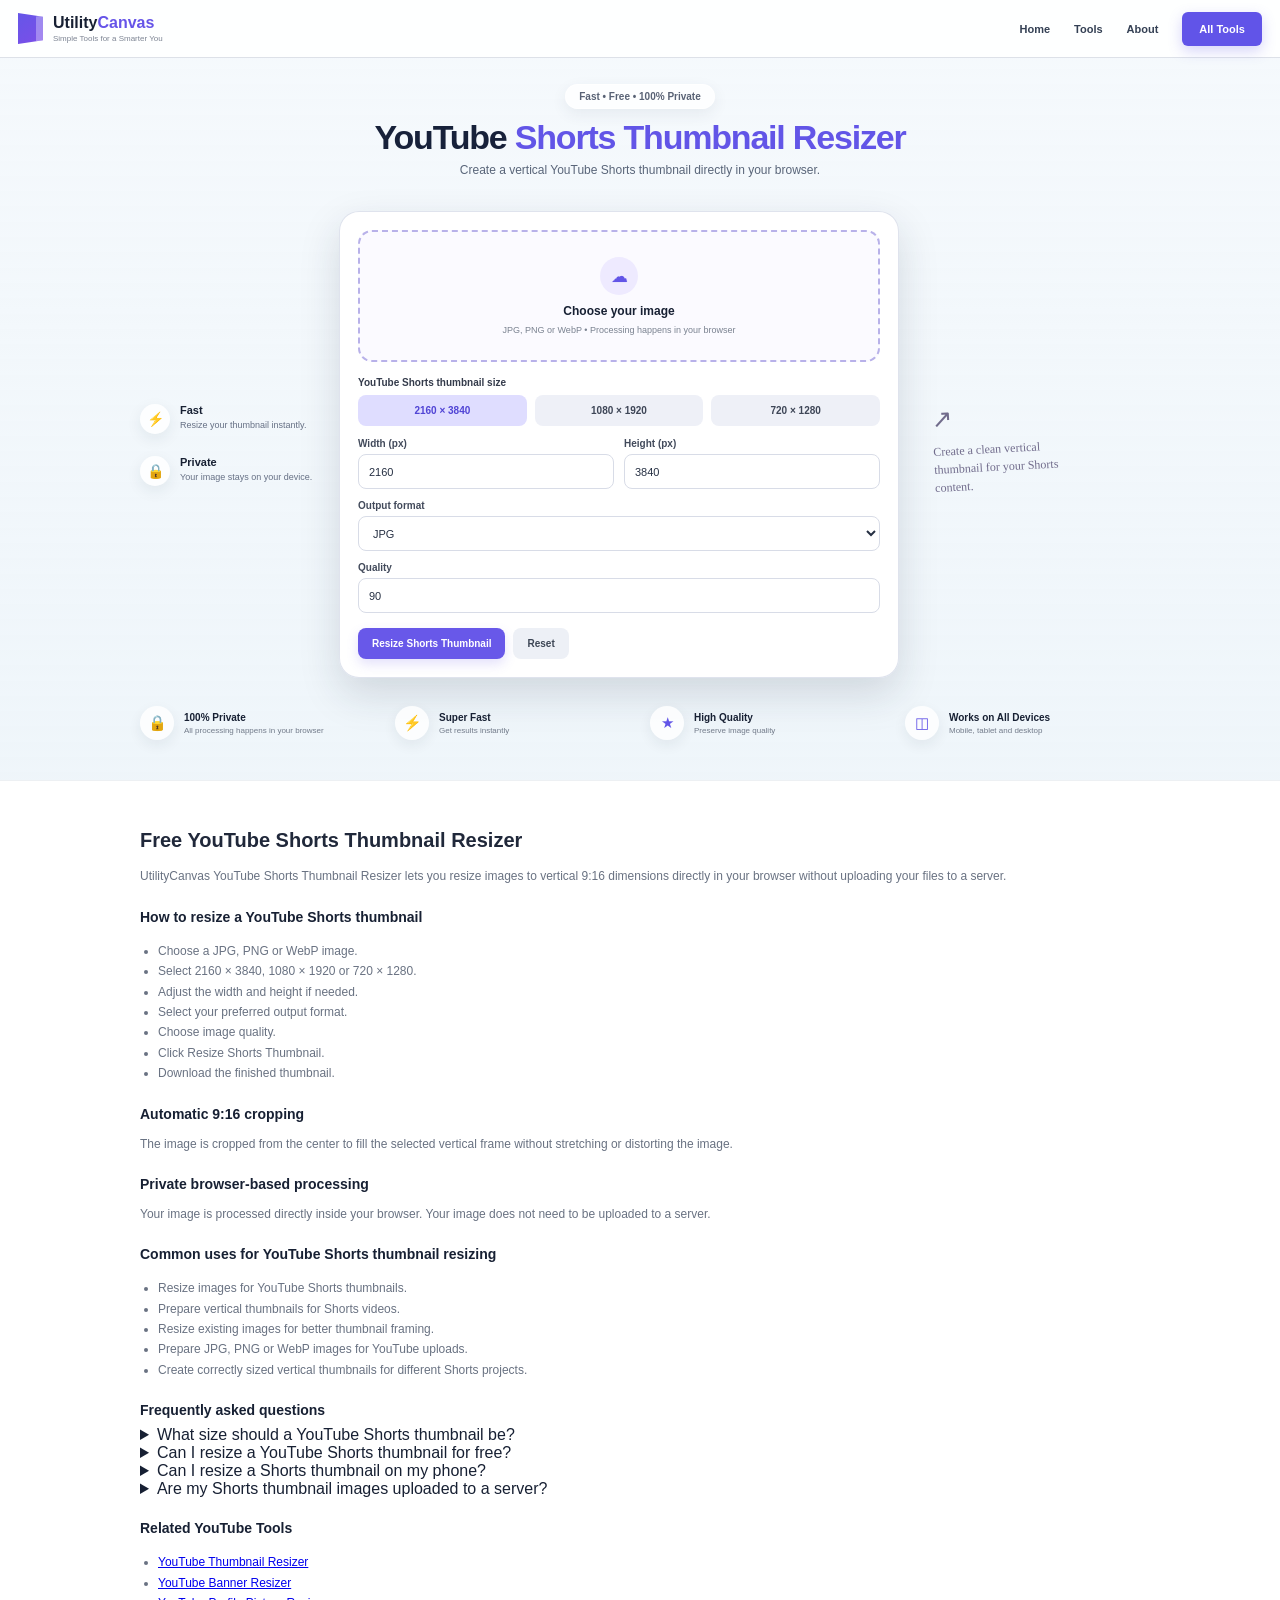
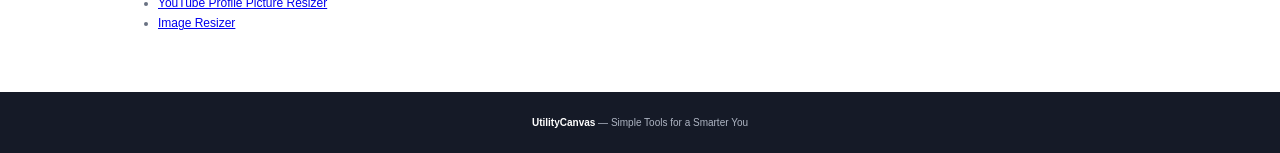
<file: youtube-shorts-thumbnail.html>
<!DOCTYPE html>
<html lang="en">
<head>
<meta charset="UTF-8">
<meta name="viewport" content="width=device-width, initial-scale=1.0">

<title>YouTube Shorts Thumbnail Resizer - UtilityCanvas</title>
<meta name="description" content="Resize images to YouTube Shorts thumbnail dimensions directly in your browser. Fast, free and private.">
<link rel="canonical" href="https://utilitycanvas.pages.dev/youtube-shorts-thumbnail.html">
<style>
*{box-sizing:border-box}

html,body{margin:0;padding:0}

  body{
font-family:Arial,Helvetica,sans-serif;
color:#172033;
background:#fff;
min-height:100vh;
display:flex;
flex-direction:column;
}

.top-area{
  position:relative;
  overflow:hidden;
  background:
    linear-gradient(rgba(235,243,250,.48),rgba(231,241,248,.68)),
    url("https://images.unsplash.com/photo-1500534623283-312aade485b7?auto=format&fit=crop&w=2000&q=85")
    center/cover no-repeat;
}

header{
  height:58px;
  padding:0 18px;
  display:flex;
  align-items:center;
  justify-content:space-between;
  background:rgba(255,255,255,.88);
  backdrop-filter:blur(14px);
  -webkit-backdrop-filter:blur(14px);
  border-bottom:1px solid rgba(210,215,225,.75);
  position:relative;
  z-index:5;
}

.brand{
  display:flex;
  align-items:center;
  gap:10px;
}

.logo-mark{
  width:25px;
  height:31px;
  background:linear-gradient(145deg,#6556e8,#7c4ee8);
  clip-path:polygon(0 0,100% 12%,100% 88%,0 100%);
  position:relative;
}

.logo-mark:after{
  content:"";
  position:absolute;
  width:7px;
  height:25px;
  right:0;
  top:3px;
  background:rgba(255,255,255,.32);
  transform:skewY(-8deg);
}

.brand-text strong{
  display:block;
  font-size:16px;
  line-height:16px;
}

.brand-text strong span{color:#6654e8}

.brand-text small{
  display:block;
  color:#7c8493;
  font-size:8px;
  margin-top:3px;
}

nav{
  display:flex;
  align-items:center;
  gap:24px;
}

nav a{
  color:#344054;
  text-decoration:none;
  font-size:11px;
  font-weight:600;
}

.all-tools{
  background:#6154e8;
  color:#fff!important;
  padding:11px 17px;
  border-radius:6px;
  box-shadow:0 5px 14px rgba(97,84,232,.25);
}

.hero-wrap{
  max-width:1120px;
  margin:auto;
  padding:26px 20px 40px;
  position:relative;
}

.hero{
  text-align:center;
  position:relative;
  z-index:2;
}

.badge{
  display:inline-block;
  background:rgba(255,255,255,.76);
  border:1px solid rgba(255,255,255,.9);
  padding:6px 13px;
  border-radius:20px;
  font-size:10px;
  font-weight:700;
  color:#596275;
  box-shadow:0 5px 15px rgba(50,70,90,.08);
}

.hero h1{
  margin:10px 0 7px;
  font-size:34px;
  line-height:1.1;
  letter-spacing:-1.2px;
  color:#17213a;
}

.hero h1 span{color:#6255e7}

.hero p{
  margin:0;
  color:#596579;
  font-size:12px;
}

.layout{
  max-width:1000px;
  margin:34px auto 0;
  display:grid;
  grid-template-columns:175px minmax(0,560px) 175px;
  align-items:center;
  gap:24px;
}

.side{
  display:flex;
  flex-direction:column;
  gap:22px;
}

.feature{
  display:flex;
  gap:10px;
  align-items:flex-start;
}

.feature-icon{
  width:30px;
  height:30px;
  flex:none;
  border-radius:50%;
  background:rgba(255,255,255,.82);
  display:flex;
  align-items:center;
  justify-content:center;
  color:#6255e7;
  font-size:14px;
  box-shadow:0 5px 15px rgba(30,45,60,.08);
}

.feature strong{
  display:block;
  font-size:11px;
  margin-bottom:3px;
}

.feature p{
  margin:0;
  color:#667085;
  font-size:9px;
  line-height:1.35;
}

.note{
  color:#716c8c;
  font-family:"Comic Sans MS",cursive;
  font-size:12px;
  line-height:1.5;
  transform:rotate(-3deg);
  padding:10px;
}

.note:before{
  content:"↗";
  font-size:25px;
  display:block;
  margin-bottom:4px;
}

.card{
  background:rgba(255,255,255,.96);
  border:1px solid rgba(220,224,235,.9);
  border-radius:20px;
  padding:18px;
  box-shadow:0 16px 40px rgba(30,40,60,.15);
}

.upload{
  border:2px dashed #b8b1e9;
  border-radius:14px;
  padding:25px 14px;
  text-align:center;
  background:#fbfaff;
  transition:.2s;
}

.upload:hover{background:#f7f5ff}

.upload-icon{
  width:38px;
  height:38px;
  margin:0 auto 9px;
  border-radius:50%;
  background:#eeeaff;
  color:#6255e7;
  display:flex;
  align-items:center;
  justify-content:center;
  font-size:17px;
}

.upload label{
  display:block;
  font-size:12px;
  font-weight:700;
  cursor:pointer;
}

.upload input{display:none}

.upload p{
  margin:7px 0 0;
  color:#7a8290;
  font-size:9px;
}

.preview{
  display:none;
  margin-top:12px;
  padding:12px;
  background:#f3f4f8;
  border-radius:11px;
  text-align:center;
}

.preview.show{display:block}

canvas{
  max-width:100%;
  max-height:230px;
  width:auto;
  height:auto;
  display:block;
  margin:auto;
  border-radius:8px;
  background:#fff;
}

.preview-note{
  margin-top:8px;
  color:#737b8a;
  font-size:9px;
}

.section-label{
  font-size:10px;
  font-weight:700;
  margin-top:15px;
  color:#343b4b;
}

.presets{
  display:grid;
  grid-template-columns:repeat(3,1fr);
  gap:8px;
  margin-top:7px;
}

button{
  border:0;
  font-family:inherit;
  cursor:pointer;
  font-weight:700;
}

.preset{
  padding:10px 8px;
  border-radius:8px;
  background:#eef0f7;
  color:#3e4657;
  font-size:10px;
}

.preset.active{
  background:#dfddff;
  color:#5044d5;
}

.grid{
  display:grid;
  grid-template-columns:1fr 1fr;
  gap:10px;
  margin-top:12px;
}

.field label{
  display:block;
  margin-bottom:5px;
  font-size:10px;
  font-weight:700;
  color:#424a5b;
}

input,select{
  width:100%;
  height:35px;
  border:1px solid #d8dce7;
  border-radius:8px;
  padding:0 10px;
  background:#fff;
  color:#263043;
  font-size:11px;
  outline:none;
}

input:focus,select:focus{
  border-color:#8b82ed;
  box-shadow:0 0 0 2px rgba(98,85,231,.08);
}

.actions{
  display:flex;
  gap:8px;
  margin-top:15px;
}

.primary,.secondary,.download{
  padding:10px 14px;
  border-radius:8px;
  font-size:10px;
}

.primary,.download{
  background:#6858e9;
  color:#fff;
  box-shadow:0 5px 12px rgba(104,88,233,.18);
}

.secondary{
  background:#edf0f6;
  color:#3d4655;
}

.result{
  margin-top:14px;
  padding:12px;
  border-radius:11px;
  background:#f6f7fb;
  display:none;
}

.result h3{
  margin:0 0 9px;
  font-size:11px;
}

.stats{
  display:grid;
  grid-template-columns:repeat(3,1fr);
  gap:7px;
}

.stat{
  background:#fff;
  border-radius:8px;
  padding:9px 5px;
  text-align:center;
}

.stat strong{
  display:block;
  font-size:10px;
}

.stat small{
  color:#78808e;
  font-size:8px;
}

.download{
  width:100%;
  margin-top:10px;
}

.bottom-features{
  max-width:1000px;
  margin:28px auto 0;
  display:grid;
  grid-template-columns:repeat(4,1fr);
  gap:20px;
  position:relative;
  z-index:2;
}

.bottom-feature{
  display:flex;
  gap:10px;
  align-items:center;
}

.bottom-icon{
  width:34px;
  height:34px;
  flex:none;
  border-radius:50%;
  background:rgba(255,255,255,.82);
  display:flex;
  align-items:center;
  justify-content:center;
  color:#6255e7;
  font-size:15px;
  box-shadow:0 5px 14px rgba(30,45,60,.07);
}

.bottom-feature strong{
  display:block;
  font-size:10px;
}

.bottom-feature span{
  display:block;
  color:#727b8a;
  font-size:8px;
  margin-top:3px;
}

.info{
  background:#fff;
  padding:48px 20px 42px;
  border-top:1px solid #edf0f3;
}

.info-inner{
  max-width:1000px;
  margin:auto;
}

.info h2{
  margin:0 0 14px;
  font-size:20px;
  color:#20283a;
}

.info h3{
  margin:22px 0 8px;
  font-size:14px;
}

.info p,.info li{
  color:#697282;
  font-size:12px;
  line-height:1.7;
}

.info ul{padding-left:18px}

footer{
  background:#151a27;
  color:#aeb5c3;
  text-align:center;
  padding:25px 15px;
  font-size:10px;
  margin-top:auto;
}

footer strong{color:#fff}

@media(max-width:900px){
  .layout{
    grid-template-columns:minmax(0,560px);
    justify-content:center;
  }

  .side{display:none}

  .bottom-features{
    grid-template-columns:1fr 1fr;
    max-width:560px;
  }
}

@media(max-width:600px){
  header{
    height:58px;
    padding:0 15px;
  }

  .brand-text small{font-size:7px}

  nav{gap:12px}

  nav a{font-size:9px}

  nav a:nth-child(3){display:none}

  .all-tools{padding:9px 11px}

  .hero-wrap{
    padding:25px 12px 30px;
  }

  .hero h1{font-size:27px}

  .hero p{font-size:10px}

  .layout{
    margin-top:25px;
    width:100%;
  }

  .card{
    padding:15px;
    border-radius:17px;
  }

  .upload{padding:22px 10px}

  .grid{grid-template-columns:1fr}

  .bottom-features{
    grid-template-columns:1fr 1fr;
    gap:18px 10px;
    margin-top:24px;
  }

  .bottom-feature strong{font-size:9px}

  .bottom-feature span{font-size:7px}

  .bottom-icon{
    width:30px;
    height:30px;
  }

  .info{padding:38px 15px}

  .info h2{font-size:18px}
}
</style>
</head>

<body>

<div class="top-area">

<header>

  <div class="brand">

    <div class="logo-mark"></div>

    <div class="brand-text">
      <strong>Utility<span>Canvas</span></strong>
      <small>Simple Tools for a Smarter You</small>
    </div>

  </div>

  <nav>
    <a href="index.html">Home</a>
    <a href="tools.html">Tools</a>
    <a href="index.html">About</a>
    <a class="all-tools" href="tools.html">All Tools</a>
  </nav>

</header>

<div class="hero-wrap">

<section class="hero">

  <div class="badge">
    Fast • Free • 100% Private
  </div>

  <h1>
    YouTube <span>Shorts Thumbnail Resizer</span>
  </h1>

  <p>
    Create a vertical YouTube Shorts thumbnail directly in your browser.
  </p>

</section>

<div class="layout">

  <div class="side">

    <div class="feature">

      <div class="feature-icon">⚡</div>

      <div>
        <strong>Fast</strong>
        <p>Resize your thumbnail instantly.</p>
      </div>

    </div>

    <div class="feature">

      <div class="feature-icon">🔒</div>

      <div>
        <strong>Private</strong>
        <p>Your image stays on your device.</p>
      </div>

    </div>

  </div>

  <div class="card">

    <div class="upload">

      <div class="upload-icon">☁</div>

      <label for="file">
        Choose your image
      </label>

      <input
        id="file"
        type="file"
        accept="image/jpeg,image/png,image/webp">

      <p>
        JPG, PNG or WebP • Processing happens in your browser
      </p>

    </div>

    <div class="preview" id="preview">

      <canvas id="canvas"></canvas>

      <div class="preview-note">
        The image fills the 9:16 frame without stretching.
        Excess edges are cropped.
      </div>

    </div>

    <div class="section-label">
      YouTube Shorts thumbnail size
    </div>

    <div class="presets">

      <button
        class="preset active"
        data-w="2160"
        data-h="3840">
        2160 × 3840
      </button>

      <button
        class="preset"
        data-w="1080"
        data-h="1920">
        1080 × 1920
      </button>

      <button
        class="preset"
        data-w="720"
        data-h="1280">
        720 × 1280
      </button>

    </div>

    <div class="grid">

      <div class="field">

        <label>Width (px)</label>

        <input
          id="width"
          type="number"
          value="2160"
          min="100"
          max="8000">

      </div>

      <div class="field">

        <label>Height (px)</label>

        <input
          id="height"
          type="number"
          value="3840"
          min="100"
          max="8000">

      </div>

    </div>

    <div class="field" style="margin-top:11px">

      <label>Output format</label>

      <select id="format">

        <option value="image/jpeg">JPG</option>
        <option value="image/png">PNG</option>
        <option value="image/webp">WebP</option>

      </select>

    </div>

    <div class="field" style="margin-top:11px">

      <label>Quality</label>

      <input
        id="quality"
        type="number"
        value="90"
        min="10"
        max="100">

    </div>

    <div class="actions">

      <button
        class="primary"
        id="resize">
        Resize Shorts Thumbnail
      </button>

      <button
        class="secondary"
        id="reset">
        Reset
      </button>

    </div>

    <div
      class="result"
      id="result">

      <h3>
        YouTube Shorts thumbnail ready
      </h3>

      <div class="stats">

        <div class="stat">
          <strong id="originalSize">-</strong>
          <small>Original</small>
        </div>

        <div class="stat">
          <strong id="outputSize">-</strong>
          <small>Output</small>
        </div>

        <div class="stat">
          <strong id="dimensions">-</strong>
          <small>Dimensions</small>
        </div>

      </div>

      <button
        class="download"
        id="download">
        Download Shorts Thumbnail
      </button>

    </div>

  </div>

  <div class="side">

    <div class="note">
      Create a clean vertical thumbnail for your Shorts content.
    </div>

  </div>

</div>

<div class="bottom-features">

  <div class="bottom-feature">

    <div class="bottom-icon">🔒</div>

    <div>
      <strong>100% Private</strong>
      <span>All processing happens in your browser</span>
    </div>

  </div>

  <div class="bottom-feature">

    <div class="bottom-icon">⚡</div>

    <div>
      <strong>Super Fast</strong>
      <span>Get results instantly</span>
    </div>

  </div>

  <div class="bottom-feature">

    <div class="bottom-icon">★</div>

    <div>
      <strong>High Quality</strong>
      <span>Preserve image quality</span>
    </div>

  </div>

  <div class="bottom-feature">

    <div class="bottom-icon">◫</div>

    <div>
      <strong>Works on All Devices</strong>
      <span>Mobile, tablet and desktop</span>
    </div>

  </div>

</div>

</div>
</div>

<section class="info">

  <div class="info-inner">

    <h2>
      Free YouTube Shorts Thumbnail Resizer
    </h2>

    <p>
      UtilityCanvas YouTube Shorts Thumbnail Resizer lets you resize
      images to vertical 9:16 dimensions directly in your browser
      without uploading your files to a server.
    </p>

    <h3>
      How to resize a YouTube Shorts thumbnail
    </h3>

    <ul>
      <li>Choose a JPG, PNG or WebP image.</li>
      <li>Select 2160 × 3840, 1080 × 1920 or 720 × 1280.</li>
      <li>Adjust the width and height if needed.</li>
      <li>Select your preferred output format.</li>
      <li>Choose image quality.</li>
      <li>Click Resize Shorts Thumbnail.</li>
      <li>Download the finished thumbnail.</li>
    </ul>

    <h3>
      Automatic 9:16 cropping
    </h3>

    <p>
      The image is cropped from the center to fill the selected
      vertical frame without stretching or distorting the image.
    </p>

    <h3>
      Private browser-based processing
    </h3>

    <p>
      Your image is processed directly inside your browser.
      Your image does not need to be uploaded to a server.
    </p>

    <h3>
  Common uses for YouTube Shorts thumbnail resizing
</h3>
<ul>
  <li>Resize images for YouTube Shorts thumbnails.</li>
  <li>Prepare vertical thumbnails for Shorts videos.</li>
  <li>Resize existing images for better thumbnail framing.</li>
  <li>Prepare JPG, PNG or WebP images for YouTube uploads.</li>
  <li>Create correctly sized vertical thumbnails for different Shorts projects.</li>
</ul>

<h3>
  Frequently asked questions
</h3>
<details>
  <summary>What size should a YouTube Shorts thumbnail be?</summary>
  <p>
    YouTube Shorts thumbnails are designed for vertical 9:16 images, such as 2160 × 3840, 1080 × 1920 or 720 × 1280 pixels.
  </p>
</details>
<details>
  <summary>Can I resize a YouTube Shorts thumbnail for free?</summary>
  <p>
    Yes. UtilityCanvas lets you resize images for YouTube Shorts thumbnails directly in your browser for free.
  </p>
</details>
<details>
  <summary>Can I resize a Shorts thumbnail on my phone?</summary>
  <p>
    Yes. The YouTube Shorts Thumbnail Resizer works in modern mobile browsers as well as on tablets and desktop devices.
  </p>
</details>
<details>
  <summary>Are my Shorts thumbnail images uploaded to a server?</summary>
  <p>
    No. Image processing happens directly in your browser, so your image does not need to be uploaded to a server.
  </p>
</details>

<h3>
  Related YouTube Tools
</h3>
<ul>
  <li><a href="youtube-thumbnail.html">YouTube Thumbnail Resizer</a></li>
  <li><a href="youtube-banner.html">YouTube Banner Resizer</a></li>
  <li><a href="youtube-profile-picture.html">YouTube Profile Picture Resizer</a></li>
  <li><a href="resizer.html">Image Resizer</a></li>
</ul>
  </div>

</section>

<footer>
  <strong>UtilityCanvas</strong> — Simple Tools for a Smarter You
</footer>

<script>
const fileInput =
document.getElementById("file");

const canvas =
document.getElementById("canvas");

const ctx =
canvas.getContext("2d");

const widthInput =
document.getElementById("width");

const heightInput =
document.getElementById("height");

const formatInput =
document.getElementById("format");

const qualityInput =
document.getElementById("quality");

const resizeBtn =
document.getElementById("resize");

const resetBtn =
document.getElementById("reset");

const result =
document.getElementById("result");

const preview =
document.getElementById("preview");

const originalSize =
document.getElementById("originalSize");

const outputSize =
document.getElementById("outputSize");

const dimensions =
document.getElementById("dimensions");

const downloadBtn =
document.getElementById("download");

let image = null;
let originalFile = null;
let outputBlob = null;

function formatBytes(bytes){

  if(bytes < 1024)
    return bytes + " B";

  if(bytes < 1024 * 1024)
    return (bytes / 1024).toFixed(2) + " KB";

  return (bytes / (1024 * 1024)).toFixed(2) + " MB";
}

fileInput.addEventListener("change",()=>{

  const file =
  fileInput.files[0];

  if(!file) return;

  originalFile = file;

  const reader =
  new FileReader();

  reader.onload = e =>{

    const img =
    new Image();

    img.onload = ()=>{

      image = img;

      canvas.width =
      img.width;

      canvas.height =
      img.height;

      ctx.clearRect(
        0,
        0,
        canvas.width,
        canvas.height
      );

      ctx.drawImage(
        img,
        0,
        0
      );

      preview.classList.add("show");

      result.style.display =
      "none";

      outputBlob = null;

    };

    img.src =
    e.target.result;

  };

  reader.readAsDataURL(file);

});

document.querySelectorAll(".preset")
.forEach(button=>{

  button.addEventListener("click",()=>{

    document.querySelectorAll(".preset")
    .forEach(b =>
      b.classList.remove("active")
    );

    button.classList.add("active");

    widthInput.value =
    button.dataset.w;

    heightInput.value =
    button.dataset.h;

  });

});

resizeBtn.addEventListener("click",()=>{

  if(!image){

    alert(
      "Please choose an image first."
    );

    return;
  }

  const targetW =
  parseInt(widthInput.value);

  const targetH =
  parseInt(heightInput.value);

  if(
    !targetW ||
    !targetH ||
    targetW < 100 ||
    targetH < 100
  ){

    alert(
      "Please enter valid dimensions."
    );

    return;
  }

  canvas.width =
  targetW;

  canvas.height =
  targetH;

  ctx.clearRect(
    0,
    0,
    targetW,
    targetH
  );

  const sourceRatio =
  image.width /
  image.height;

  const targetRatio =
  targetW /
  targetH;

  let sourceW;
  let sourceH;
  let sourceX;
  let sourceY;

  if(sourceRatio > targetRatio){

    sourceH =
    image.height;

    sourceW =
    sourceH * targetRatio;

    sourceX =
    (image.width - sourceW) / 2;

    sourceY = 0;

  }else{

    sourceW =
    image.width;

    sourceH =
    sourceW / targetRatio;

    sourceX = 0;

    sourceY =
    (image.height - sourceH) / 2;

  }

  ctx.drawImage(
    image,
    sourceX,
    sourceY,
    sourceW,
    sourceH,
    0,
    0,
    targetW,
    targetH
  );

  const quality =
  Math.max(
    0.1,
    Math.min(
      1,
      parseInt(qualityInput.value) / 100
    )
  );

  canvas.toBlob(blob=>{

    if(!blob) return;

    outputBlob =
    blob;

    originalSize.textContent =
    formatBytes(
      originalFile.size
    );

    outputSize.textContent =
    formatBytes(
      blob.size
    );

    dimensions.textContent =
    targetW +
    " × " +
    targetH +
    " px";

    result.style.display =
    "block";

  },
  formatInput.value,
  quality);

});

downloadBtn.addEventListener("click",()=>{

  if(!outputBlob)
    return;

  let extension =
  "jpg";

  if(formatInput.value === "image/png")
    extension = "png";

  if(formatInput.value === "image/webp")
    extension = "webp";

  const url =
  URL.createObjectURL(
    outputBlob
  );

  const a =
  document.createElement("a");

  a.href =
  url;

  a.download =
  "utilitycanvas-youtube-shorts-thumbnail." +
  extension;

  document.body.appendChild(a);

  a.click();

  a.remove();

  setTimeout(()=>{
    URL.revokeObjectURL(url);
  },1000);

});

resetBtn.addEventListener("click",()=>{

  fileInput.value = "";

  image = null;
  originalFile = null;
  outputBlob = null;

  ctx.clearRect(
    0,
    0,
    canvas.width,
    canvas.height
  );

  preview.classList.remove("show");

  result.style.display =
  "none";

  widthInput.value =
  2160;

  heightInput.value =
  3840;

  formatInput.value =
  "image/jpeg";

  qualityInput.value =
  90;

  document.querySelectorAll(".preset")
  .forEach(b =>
    b.classList.remove("active")
  );

  document
  .querySelector(
    ".preset[data-w='2160']"
  )
  .classList.add("active");

});
</script>

</body>
</html>
</file>
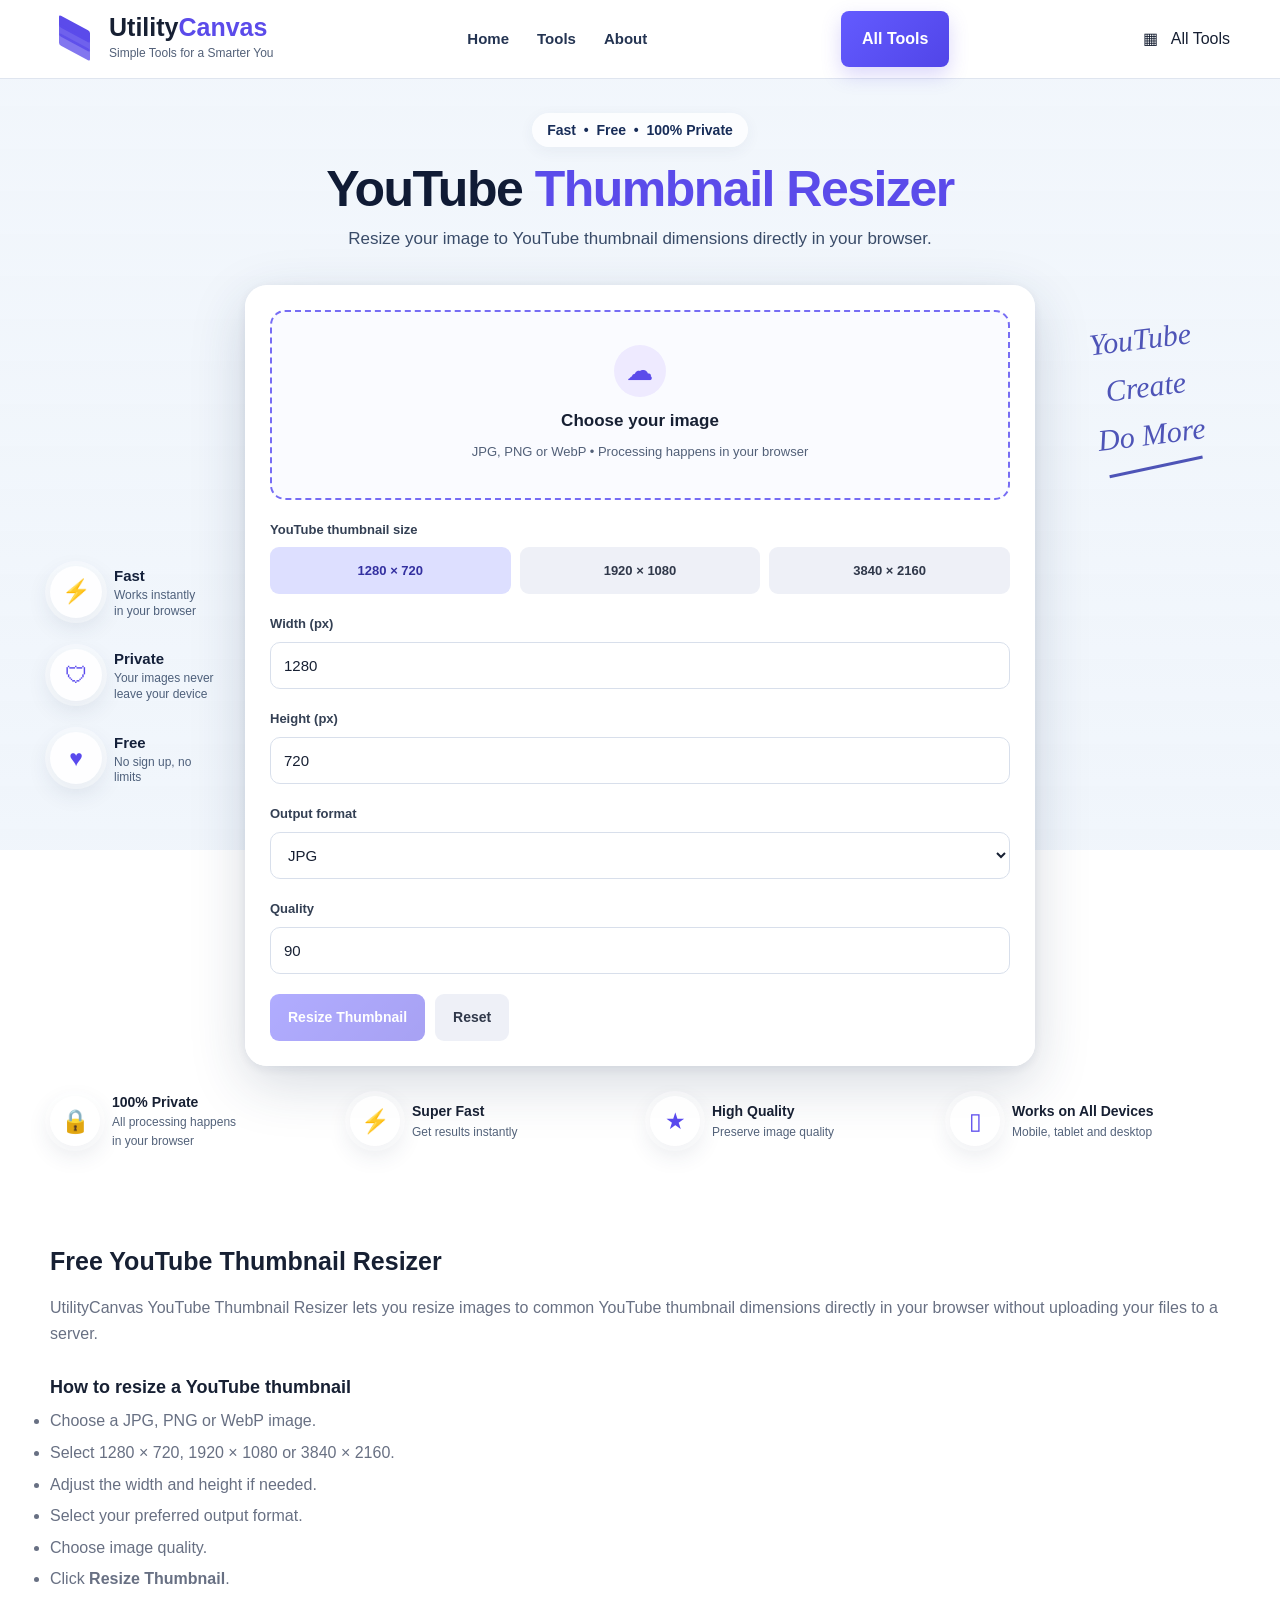
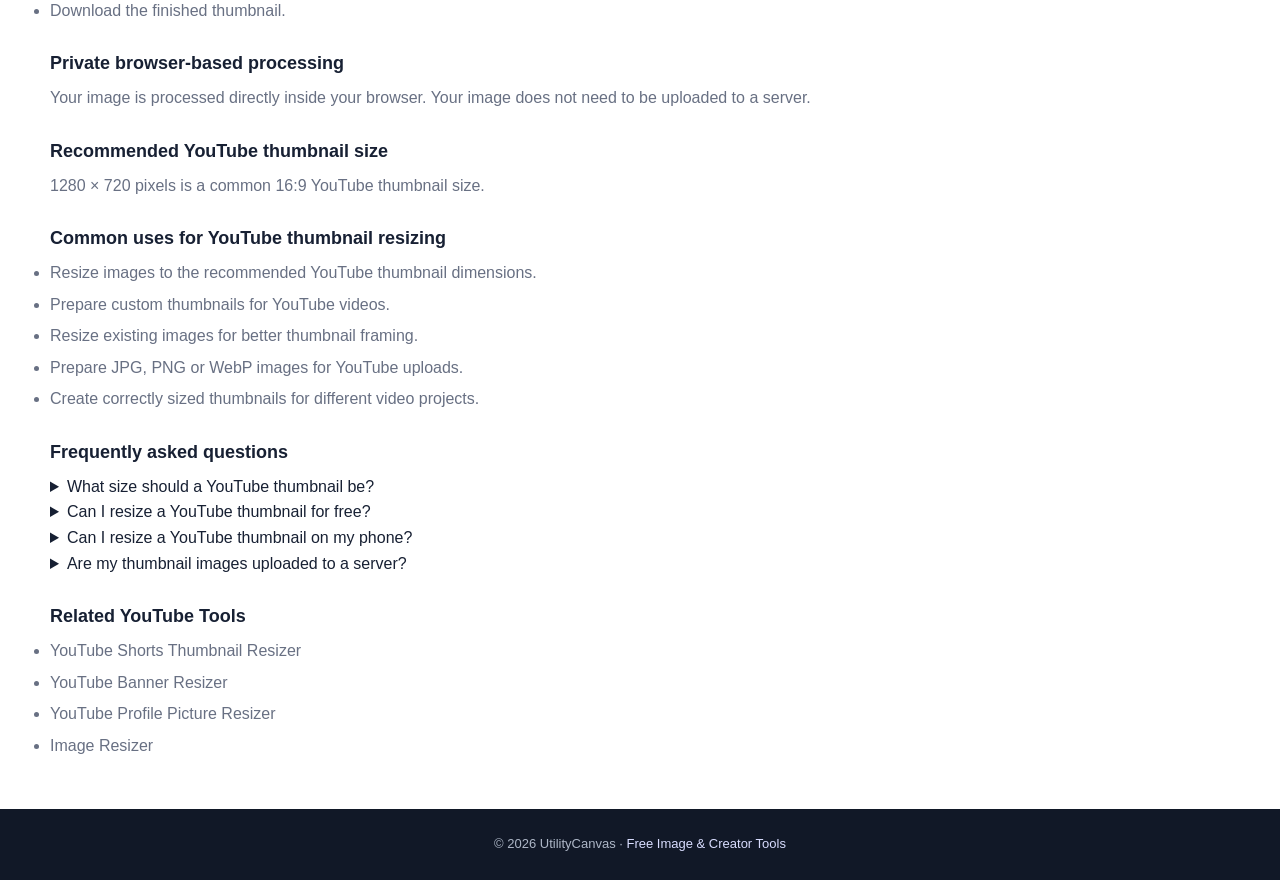
<file: youtube-thumbnail.html>
<!DOCTYPE html>
<html lang="en">
<head>
<meta charset="UTF-8">
<meta name="viewport" content="width=device-width,initial-scale=1.0">

<title>YouTube Thumbnail Resizer - UtilityCanvas</title>
<meta name="description" content="Free YouTube thumbnail resizer. Resize images to YouTube thumbnail dimensions directly in your browser.">
<meta name="robots" content="index, follow">
<link rel="canonical" href="https://utilitycanvas.pages.dev/youtube-thumbnail.html">

<style>
*{box-sizing:border-box;margin:0;padding:0}

html{scroll-behavior:smooth}

body{
font-family:Arial,Helvetica,sans-serif;
color:#172033;
line-height:1.6;
background:#fff
}

body::before{
content:"";
position:fixed;
top:0;
left:0;
width:100%;
height:850px;
z-index:-1;
background:
linear-gradient(rgba(238,244,251,.78),rgba(238,244,251,.86)),
url("https://images.unsplash.com/photo-1501785888041-af3ef285b470?auto=format&fit=crop&w=2400&q=85")
center top/cover no-repeat
}

a{
text-decoration:none;
color:inherit
}

.container{
width:min(1180px,calc(100% - 32px));
margin:auto
}

header{
background:rgba(255,255,255,.94);
backdrop-filter:blur(14px);
-webkit-backdrop-filter:blur(14px);
border-bottom:1px solid rgba(220,227,238,.9);
position:sticky;
top:0;
z-index:100
}

.nav{
min-height:78px;
display:flex;
align-items:center;
justify-content:space-between;
gap:25px
}

.brand{
display:flex;
align-items:center;
gap:11px
}

.brand-icon{
width:48px;
height:48px;
position:relative;
display:flex;
align-items:center;
justify-content:center
}

.brand-icon span{
position:absolute;
width:31px;
height:12px;
background:#5b4bea;
transform:skewY(28deg);
border-radius:2px
}

.brand-icon span:nth-child(1){top:8px}
.brand-icon span:nth-child(2){top:17px;opacity:.88}
.brand-icon span:nth-child(3){top:26px;opacity:.76}

.brand-text strong{
display:block;
font-size:25px;
line-height:1;
color:#172033
}

.brand-text strong span{color:#5b4bea}

.brand-text small{
display:block;
margin-top:4px;
color:#526078;
font-size:12px
}

.nav-links{
display:flex;
align-items:center;
gap:28px;
font-size:15px;
font-weight:600
}

.nav-links a{color:#243452}
.nav-links a:hover{color:#5b4bea}

.all-tools{
display:inline-flex;
align-items:center;
gap:9px;
padding:15px 21px;
border-radius:8px;
background:linear-gradient(135deg,#635bff,#5145e8);
color:#fff!important;
font-weight:700;
box-shadow:0 8px 20px rgba(89,72,230,.22)
}

.hero{
padding:34px 0 12px;
text-align:center
}

.badge{
display:inline-block;
padding:6px 15px;
border-radius:20px;
background:rgba(255,255,255,.78);
color:#172c58;
font-size:14px;
font-weight:700;
box-shadow:0 4px 15px rgba(50,70,100,.06)
}

.hero h1{
margin:15px 0 8px;
font-size:50px;
line-height:1.1;
letter-spacing:-1.5px;
color:#101b35
}

.hero h1 span{color:#5b4bea}

.hero p{
max-width:720px;
margin:0 auto;
color:#394b68;
font-size:17px
}

.main-layout{
display:grid;
grid-template-columns:170px minmax(0,1fr) 170px;
gap:25px;
align-items:center;
margin-top:20px
}

.side-features{
display:flex;
flex-direction:column;
gap:28px
}

.feature{
display:flex;
align-items:center;
gap:12px
}

.feature-icon{
flex:0 0 52px;
width:52px;
height:52px;
border-radius:50%;
display:flex;
align-items:center;
justify-content:center;
background:rgba(255,255,255,.88);
color:#5949ed;
font-size:23px;
box-shadow:
0 0 0 5px rgba(255,255,255,.38),
0 8px 25px rgba(45,55,90,.12)
}

.feature strong{
display:block;
font-size:15px;
color:#14203a
}

.feature small{
display:block;
font-size:12px;
line-height:1.3;
color:#4e607b
}

.side-note{
align-self:start;
padding-top:30px;
color:#4e54b7;
font-size:30px;
font-style:italic;
font-family:cursive;
transform:rotate(-7deg);
text-align:center
}

.side-note::after{
content:"";
display:block;
width:95px;
height:3px;
margin:7px auto;
background:#4e54b7;
transform:rotate(-5deg)
}

.tool-box{
background:rgba(255,255,255,.96);
border:1px solid rgba(255,255,255,.9);
border-radius:22px;
padding:24px;
box-shadow:
0 18px 55px rgba(31,53,90,.18),
0 3px 12px rgba(31,53,90,.08)
}

.drop{
position:relative;
min-height:190px;
border:2px dashed #766cf4;
border-radius:15px;
background:rgba(250,251,255,.94);
display:flex;
align-items:center;
justify-content:center;
text-align:center;
cursor:pointer;
overflow:hidden
}

.drop:hover,
.drop.dragover{
background:#f7f5ff;
border-color:#5145e8
}

.drop-content{pointer-events:none}

.upload-icon{
width:52px;
height:52px;
margin:0 auto 10px;
border-radius:50%;
background:#eeeaff;
color:#5b4bea;
display:flex;
align-items:center;
justify-content:center;
font-size:25px;
font-weight:bold
}

.drop strong{
display:block;
font-size:17px;
margin-bottom:4px
}

.drop small{
color:#526078;
font-size:13px
}

.drop input{
position:absolute;
inset:0;
width:100%;
height:100%;
opacity:0;
cursor:pointer
}

.preview-wrap{
display:none;
margin-top:20px;
padding:15px;
border-radius:14px;
background:#f8faff;
border:1px solid #e4e9f2;
overflow:hidden
}

.preview-wrap.show{display:block}

.preview-title{
font-size:13px;
font-weight:700;
margin-bottom:10px
}

.canvas-wrap{
width:100%;
overflow:hidden;
border-radius:10px;
background:#222;
text-align:center
}

#preview{
display:block;
max-width:100%;
height:auto;
margin:auto
}

.field{
margin-top:20px
}

.field label{
display:block;
font-size:13px;
font-weight:700;
color:#344054;
margin-bottom:7px
}

input,
select{
width:100%;
height:47px;
padding:0 13px;
border:1px solid #d8dfeb;
border-radius:10px;
background:#fff;
color:#172033;
font-size:15px;
outline:none
}

input:focus,
select:focus{
border-color:#635bff;
box-shadow:0 0 0 3px rgba(99,91,255,.10)
}

.presets{
display:grid;
grid-template-columns:repeat(3,1fr);
gap:9px
}

.preset{
border:0;
border-radius:9px;
padding:12px 6px;
background:#eef0f7;
color:#30384a;
font-size:13px;
font-weight:700;
cursor:pointer
}

.preset.active{
background:#dddfff;
color:#3330a0
}

.preset:hover{
background:#e4e2ff
}

.actions{
display:flex;
gap:10px;
margin-top:20px
}

button{
border:0;
border-radius:9px;
min-height:47px;
padding:12px 18px;
background:linear-gradient(135deg,#635bff,#5145e8);
color:#fff;
font-weight:700;
font-size:14px;
cursor:pointer
}

button:hover{transform:translateY(-1px)}

button.secondary{
background:#eef0f7;
color:#30384a
}

button:disabled{
opacity:.5;
cursor:not-allowed;
transform:none
}

.result{
display:none;
margin-top:18px;
padding:15px;
border-radius:13px;
background:#f0faf5;
border:1px solid #ccebd9
}

.result.show{display:block}

.result h2{
margin:0 0 11px;
font-size:16px;
color:#167447
}

.stats{
display:grid;
grid-template-columns:repeat(3,1fr);
gap:10px;
margin-bottom:12px
}

.stat{
background:#fff;
border:1px solid #e0eee6;
border-radius:9px;
padding:10px;
text-align:center
}

.stat strong{
display:block;
font-size:13px
}

.stat small{
display:block;
color:#718078;
font-size:11px
}

.download{
display:block;
width:100%;
padding:12px;
text-align:center;
border-radius:9px;
background:#168a52;
color:#fff;
font-weight:700;
border:0;
cursor:pointer
}

.bottom-features{
display:grid;
grid-template-columns:repeat(4,1fr);
gap:20px;
margin:25px 0 45px
}

.bottom-feature{
display:flex;
align-items:center;
gap:12px
}

.bottom-feature .feature-icon{
flex:0 0 50px;
width:50px;
height:50px
}

.bottom-feature strong{
display:block;
color:#172033;
font-size:14px
}

.bottom-feature small{
display:block;
color:#53627a;
font-size:12px
}

.info-section{
background:#fff;
padding:45px 0;
position:relative;
z-index:5
}

.info-section h2{
font-size:25px;
margin:0 0 14px
}

.info-section h3{
font-size:18px;
margin:26px 0 7px
}

.info-section p,
.info-section li{
color:#687083
}

.info-section li{
margin-bottom:6px
}

footer{
position:relative;
z-index:5;
background:#111827;
color:#aeb7c7;
text-align:center;
padding:25px 16px;
font-size:13px
}

footer a{color:#d9ddff}

@media(max-width:1100px){

.side-note{
display:none!important
}

.main-layout{
grid-template-columns:1fr
}

.side-features{
display:none
}

.tool-box{
max-width:760px;
margin:20px auto 0
}

.bottom-features{
grid-template-columns:repeat(2,1fr)
}

}

@media(max-width:700px){

.container{
width:min(100% - 24px,1180px)
}

.nav{
min-height:62px
}

.brand-icon{
width:39px;
height:39px
}

.brand-text strong{
font-size:19px
}

.brand-text small{
display:none
}

.nav-links{
gap:12px;
font-size:11px
}

.all-tools{
display:none
}

.hero{
padding:28px 0 10px
}

.hero h1{
font-size:34px;
letter-spacing:-.8px
}

.hero p{
font-size:14px
}

.tool-box{
padding:15px;
border-radius:17px
}

.drop{
min-height:165px
}

.presets{
grid-template-columns:1fr 1fr
}

.stats{
grid-template-columns:1fr
}

.bottom-features{
grid-template-columns:1fr 1fr;
gap:15px
}

}

@media(max-width:430px){

.nav-links a:nth-child(3){
display:none
}

.nav-links{
gap:9px
}

.hero h1{
font-size:29px
}

.badge{
font-size:12px
}

.tool-box{
padding:12px
}

.presets{
grid-template-columns:1fr 1fr
}

.bottom-features{
grid-template-columns:1fr
}

}
</style>
</head>

<body>

<header>
<div class="container nav">

<a class="brand" href="index.html">

<div class="brand-icon" aria-hidden="true">
<span></span>
<span></span>
<span></span>
</div>

<div class="brand-text">
<strong>Utility<span>Canvas</span></strong>
<small>Simple Tools for a Smarter You</small>
</div>

</a>

<nav class="nav-links">
<a href="index.html">Home</a>
<a href="tools.html">Tools</a>
<a href="#about">About</a>
</nav>

<a class="all-tools" href="tools.html">All Tools</a>
▦ &nbsp; All Tools
</a>

</div>
</header>

<main>

<section>

<div class="hero">

<div class="container">

<div class="badge">
Fast&nbsp; • &nbsp;Free&nbsp; • &nbsp;100% Private
</div>

<h1>
YouTube <span>Thumbnail Resizer</span>
</h1>

<p>
Resize your image to YouTube thumbnail dimensions directly in your browser.
</p>

</div>

</div>

<div class="container">

<div class="main-layout">

<div class="side-features">

<div class="feature">
<div class="feature-icon">⚡</div>
<div>
<strong>Fast</strong>
<small>Works instantly<br>in your browser</small>
</div>
</div>

<div class="feature">
<div class="feature-icon">🛡</div>
<div>
<strong>Private</strong>
<small>Your images never<br>leave your device</small>
</div>
</div>

<div class="feature">
<div class="feature-icon">♥</div>
<div>
<strong>Free</strong>
<small>No sign up, no limits</small>
</div>
</div>

</div>

<div class="tool-box">

<label class="drop" id="dropZone">

<div class="drop-content">

<div class="upload-icon">☁</div>

<strong>Choose your image</strong>

<small>
JPG, PNG or WebP • Processing happens in your browser
</small>

</div>

<input
id="file"
type="file"
accept=".jpg,.jpeg,.png,.webp,image/jpeg,image/png,image/webp"
>

</label>

<div class="preview-wrap" id="previewBox">

<div class="preview-title">
Thumbnail Preview
</div>

<div class="canvas-wrap">
<canvas id="preview"></canvas>
</div>

</div>

<div class="field">

<label>
YouTube thumbnail size
</label>

<div class="presets">

<button
type="button"
class="preset active"
data-width="1280"
data-height="720"
>
1280 × 720
</button>

<button
type="button"
class="preset"
data-width="1920"
data-height="1080"
>
1920 × 1080
</button>

<button
type="button"
class="preset"
data-width="3840"
data-height="2160"
>
3840 × 2160
</button>

</div>

</div>

<div class="field">

<label>
Width (px)
</label>

<input
id="width"
type="number"
min="1"
value="1280"
>

</div>

<div class="field">

<label>
Height (px)
</label>

<input
id="height"
type="number"
min="1"
value="720"
>

</div>

<div class="field">

<label>
Output format
</label>

<select id="format">

<option value="image/jpeg">
JPG
</option>

<option value="image/png">
PNG
</option>

<option value="image/webp">
WebP
</option>

</select>

</div>

<div class="field">

<label>
Quality
</label>

<input
id="quality"
type="number"
min="10"
max="100"
value="90"
>

</div>

<div class="actions">

<button id="resize" disabled>
Resize Thumbnail
</button>

<button id="reset" class="secondary">
Reset
</button>

</div>

<div class="result" id="result">

<h2>
✓ YouTube Thumbnail Ready
</h2>

<div class="stats">

<div class="stat">
<strong id="originalSize">—</strong>
<small>Original</small>
</div>

<div class="stat">
<strong id="newSize">—</strong>
<small>Output</small>
</div>

<div class="stat">
<strong id="dimensions">—</strong>
<small>Dimensions</small>
</div>

</div>

<button
id="download"
class="download"
>
↓ &nbsp; Download Thumbnail
</button>

</div>

</div>

<div class="side-note">
YouTube<br>
Create<br>
Do More
</div>

</div>

<div class="bottom-features">

<div class="bottom-feature">

<div class="feature-icon">🔒</div>

<div>
<strong>100% Private</strong>
<small>All processing happens<br>in your browser</small>
</div>

</div>

<div class="bottom-feature">

<div class="feature-icon">⚡</div>

<div>
<strong>Super Fast</strong>
<small>Get results instantly</small>
</div>

</div>

<div class="bottom-feature">

<div class="feature-icon">★</div>

<div>
<strong>High Quality</strong>
<small>Preserve image quality</small>
</div>

</div>

<div class="bottom-feature">

<div class="feature-icon">▯</div>

<div>
<strong>Works on All Devices</strong>
<small>Mobile, tablet and desktop</small>
</div>

</div>

</div>

</div>

</section>

<section
class="info-section"
id="about"
>

<div class="container">

<h2>
Free YouTube Thumbnail Resizer
</h2>

<p>
UtilityCanvas YouTube Thumbnail Resizer lets you resize images to common YouTube thumbnail dimensions directly in your browser without uploading your files to a server.
</p>

<h3>
How to resize a YouTube thumbnail
</h3>

<ul>
<li>Choose a JPG, PNG or WebP image.</li>
<li>Select 1280 × 720, 1920 × 1080 or 3840 × 2160.</li>
<li>Adjust the width and height if needed.</li>
<li>Select your preferred output format.</li>
<li>Choose image quality.</li>
<li>Click <strong>Resize Thumbnail</strong>.</li>
<li>Download the finished thumbnail.</li>
</ul>

<h3>
Private browser-based processing
</h3>

<p>
Your image is processed directly inside your browser. Your image does not need to be uploaded to a server.
</p>

<h3>
Recommended YouTube thumbnail size
</h3>

<p>
1280 × 720 pixels is a common 16:9 YouTube thumbnail size.
</p>
<h3>
  Common uses for YouTube thumbnail resizing
</h3>
<ul>
  <li>Resize images to the recommended YouTube thumbnail dimensions.</li>
  <li>Prepare custom thumbnails for YouTube videos.</li>
  <li>Resize existing images for better thumbnail framing.</li>
  <li>Prepare JPG, PNG or WebP images for YouTube uploads.</li>
  <li>Create correctly sized thumbnails for different video projects.</li>
</ul>

<h3>
  Frequently asked questions
</h3>
<details>
  <summary>What size should a YouTube thumbnail be?</summary>
  <p>
    The recommended YouTube thumbnail size is 1280 × 720 pixels with a 16:9 aspect ratio.
  </p>
</details>
<details>
  <summary>Can I resize a YouTube thumbnail for free?</summary>
  <p>
    Yes. UtilityCanvas lets you resize images for YouTube thumbnails directly in your browser for free.
  </p>
</details>
<details>
  <summary>Can I resize a YouTube thumbnail on my phone?</summary>
  <p>
    Yes. The YouTube Thumbnail Resizer works in modern mobile browsers as well as on tablets and desktop devices.
  </p>
</details>
<details>
  <summary>Are my thumbnail images uploaded to a server?</summary>
  <p>
    No. Image processing happens directly in your browser, so your image does not need to be uploaded to a server.
  </p>
</details>

<h3>
  Related YouTube Tools
</h3>
<ul>
  <li><a href="youtube-shorts-thumbnail.html">YouTube Shorts Thumbnail Resizer</a></li>
  <li><a href="youtube-banner.html">YouTube Banner Resizer</a></li>
  <li><a href="youtube-profile-picture.html">YouTube Profile Picture Resizer</a></li>
  <li><a href="resizer.html">Image Resizer</a></li>
</ul>
</div>

</section>

</main>

<footer>

© 2026 UtilityCanvas ·
<a href="index.html">
Free Image & Creator Tools
</a>

</footer>

<script>

const fileInput =
document.getElementById("file");

const dropZone =
document.getElementById("dropZone");

const previewBox =
document.getElementById("previewBox");

const canvas =
document.getElementById("preview");

const ctx =
canvas.getContext("2d");

const widthInput =
document.getElementById("width");

const heightInput =
document.getElementById("height");

const format =
document.getElementById("format");

const quality =
document.getElementById("quality");

const resizeBtn =
document.getElementById("resize");

const resetBtn =
document.getElementById("reset");

const result =
document.getElementById("result");

const downloadBtn =
document.getElementById("download");

let image = null;
let originalFile = null;
let outputBlob = null;

fileInput.addEventListener(
"change",
function(){

const file =
this.files && this.files[0];

if(!file){
return;
}

if(
file.type !== "image/jpeg" &&
file.type !== "image/png" &&
file.type !== "image/webp"
){

alert(
"Please choose a JPG, PNG or WebP image."
);

this.value = "";

return;

}

originalFile = file;

const reader =
new FileReader();

reader.onload =
function(event){

const img =
new Image();

img.onload =
function(){

image = img;

resizeBtn.disabled = false;

result.classList.remove(
"show"
);

drawPreview();

};

img.onerror =
function(){

alert(
"This image could not be loaded."
);

};

img.src =
event.target.result;

};

reader.onerror =
function(){

alert(
"Unable to read this image."
);

};

reader.readAsDataURL(file);

}
);

dropZone.addEventListener(
"dragover",
function(event){

event.preventDefault();

dropZone.classList.add(
"dragover"
);

}
);

dropZone.addEventListener(
"dragleave",
function(){

dropZone.classList.remove(
"dragover"
);

}
);

dropZone.addEventListener(
"drop",
function(event){

event.preventDefault();

dropZone.classList.remove(
"dragover"
);

if(
event.dataTransfer.files &&
event.dataTransfer.files[0]
){

fileInput.files =
event.dataTransfer.files;

fileInput.dispatchEvent(
new Event("change")
);

}

}
);

document.querySelectorAll(
".preset"
).forEach(
function(button){

button.addEventListener(
"click",
function(){

document.querySelectorAll(
".preset"
).forEach(
function(item){

item.classList.remove(
"active"
);

}
);

button.classList.add(
"active"
);

widthInput.value =
button.dataset.width;

heightInput.value =
button.dataset.height;

if(image){
drawPreview();
}

}
);

}
);

widthInput.addEventListener(
"input",
function(){

document.querySelectorAll(
".preset"
).forEach(
function(item){

item.classList.remove(
"active"
);

}
);

if(image){
drawPreview();
}

}
);

heightInput.addEventListener(
"input",
function(){

document.querySelectorAll(
".preset"
).forEach(
function(item){

item.classList.remove(
"active"
);

}
);

if(image){
drawPreview();
}

}
);

function drawPreview(){

if(!image){
return;
}

const w =
parseInt(widthInput.value) || 1280;

const h =
parseInt(heightInput.value) || 720;

if(
w < 1 ||
h < 1
){
return;
}

const maxWidth = 800;

const scale =
Math.min(
1,
maxWidth / w
);

canvas.width =
Math.round(w * scale);

canvas.height =
Math.round(h * scale);

ctx.fillStyle =
"#ffffff";

ctx.fillRect(
0,
0,
canvas.width,
canvas.height
);

const imageRatio =
image.naturalWidth /
image.naturalHeight;

const targetRatio =
w / h;

let drawWidth =
canvas.width;

let drawHeight =
canvas.height;

let offsetX = 0;

let offsetY = 0;

if(
imageRatio > targetRatio
){

drawHeight =
canvas.height;

drawWidth =
drawHeight * imageRatio;

offsetX =
(canvas.width - drawWidth) / 2;

}else{

drawWidth =
canvas.width;

drawHeight =
drawWidth / imageRatio;

offsetY =
(canvas.height - drawHeight) / 2;

}

ctx.drawImage(
image,
offsetX,
offsetY,
drawWidth,
drawHeight
);

previewBox.classList.add(
"show"
);

}

resizeBtn.addEventListener(
"click",
function(){

if(!image){
return;
}

const w =
parseInt(widthInput.value);

const h =
parseInt(heightInput.value);

if(
!w ||
!h ||
w < 1 ||
h < 1
){

alert(
"Please enter valid dimensions."
);

return;

}

const output =
document.createElement(
"canvas"
);

output.width = w;
output.height = h;

const outputCtx =
output.getContext("2d");

outputCtx.fillStyle =
"#ffffff";

outputCtx.fillRect(
0,
0,
w,
h
);

const imageRatio =
image.naturalWidth /
image.naturalHeight;

const targetRatio =
w / h;

let drawWidth = w;
let drawHeight = h;
let offsetX = 0;
let offsetY = 0;

if(
imageRatio > targetRatio
){

drawHeight = h;

drawWidth =
h * imageRatio;

offsetX =
(w - drawWidth) / 2;

}else{

drawWidth = w;

drawHeight =
w / imageRatio;

offsetY =
(h - drawHeight) / 2;

}

outputCtx.drawImage(
image,
offsetX,
offsetY,
drawWidth,
drawHeight
);

let selectedQuality =
parseInt(quality.value) || 90;

selectedQuality =
Math.max(
10,
Math.min(
100,
selectedQuality
)
);

const finalQuality =
format.value ===
"image/png"
? undefined
: selectedQuality / 100;

output.toBlob(
function(blob){

if(!blob){

alert(
"Unable to create the thumbnail."
);

return;

}

outputBlob = blob;

document.getElementById(
"originalSize"
).textContent =
formatBytes(
originalFile.size
);

document.getElementById(
"newSize"
).textContent =
formatBytes(
blob.size
);

document.getElementById(
"dimensions"
).textContent =
w +
" × " +
h +
" px";

result.classList.add(
"show"
);

},
format.value,
finalQuality
);

}
);

downloadBtn.addEventListener(
"click",
function(){

if(!outputBlob){
return;
}

let extension =
"jpg";

if(
format.value ===
"image/png"
){
extension =
"png";
}

if(
format.value ===
"image/webp"
){
extension =
"webp";
}

const url =
URL.createObjectURL(
outputBlob
);

const link =
document.createElement(
"a"
);

link.href = url;

link.download =
"utilitycanvas-youtube-thumbnail." +
extension;

document.body.appendChild(
link
);

link.click();

link.remove();

setTimeout(
function(){

URL.revokeObjectURL(
url
);

},
1000
);

}
);

resetBtn.addEventListener(
"click",
function(){

fileInput.value = "";

image = null;

originalFile = null;

outputBlob = null;

previewBox.classList.remove(
"show"
);

result.classList.remove(
"show"
);

resizeBtn.disabled = true;

widthInput.value = 1280;

heightInput.value = 720;

document.querySelectorAll(
".preset"
).forEach(
function(item){

item.classList.remove(
"active"
);

}
);

document.querySelector(
'.preset[data-width="1280"]'
).classList.add(
"active"
);

}
);

function formatBytes(bytes){

if(bytes < 1024){
return bytes + " B";
}

if(
bytes <
1024 * 1024
){

return (
bytes / 1024
).toFixed(2) +
" KB";

}

return (
bytes /
1024 /
1024
).toFixed(2) +
" MB";

}

</script>

</body>
</html>
</file>
